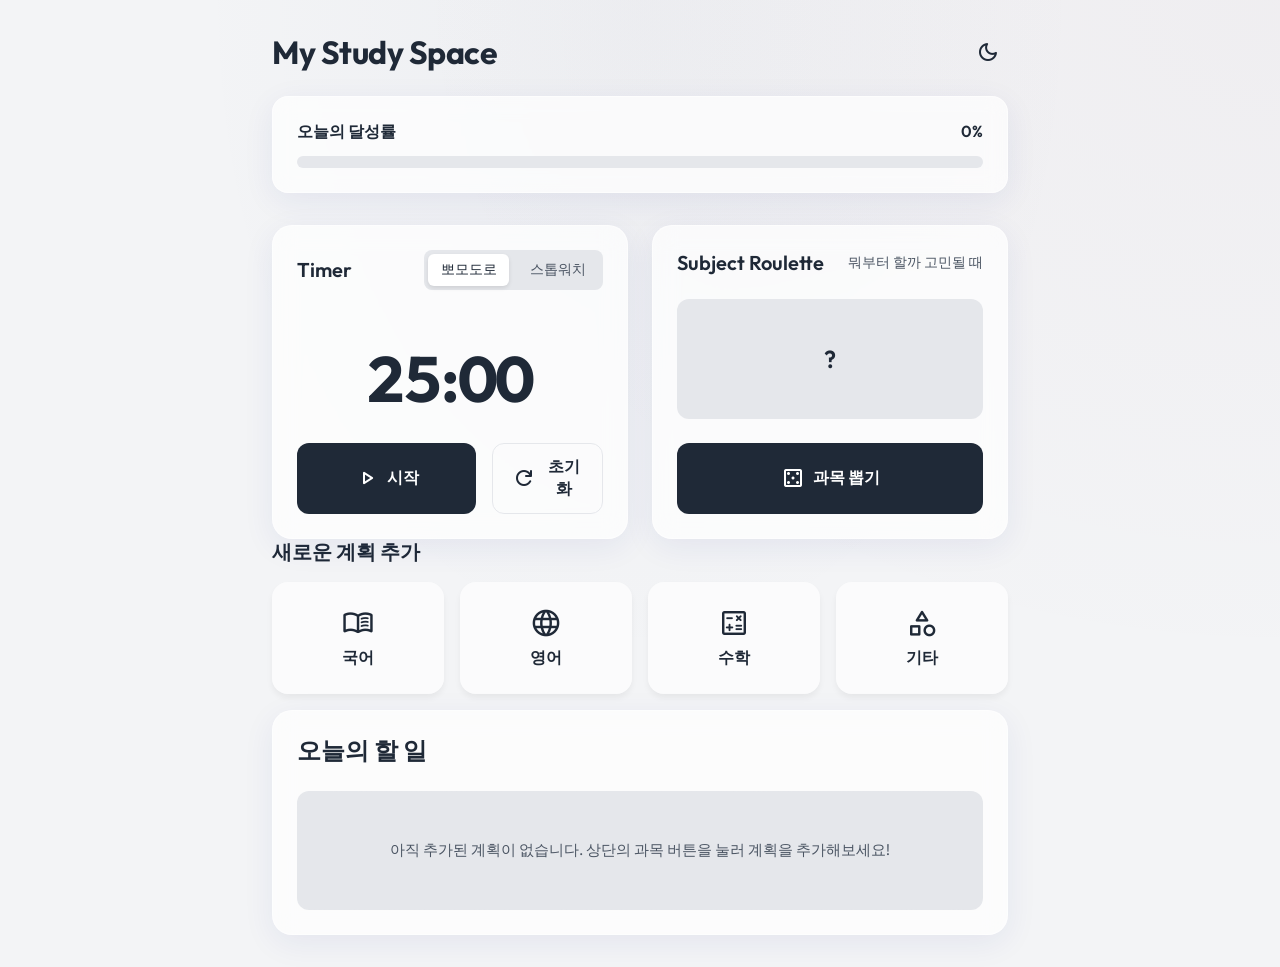
<file: 최준표 학습관리웹/index.html>
<!DOCTYPE html>
<html lang="ko">
<head>
    <meta charset="UTF-8">
    <meta name="viewport" content="width=device-width, initial-scale=1.0">
    <title>Study Planner - 몰입을 위한 시간 관리</title>
    <!-- 구글 폰트: 모던한 느낌의 Outfit 폰트 사용 -->
    <link rel="preconnect" href="https://fonts.googleapis.com">
    <link rel="preconnect" href="https://fonts.gstatic.com" crossorigin>
    <link href="https://fonts.googleapis.com/css2?family=Outfit:wght@300;400;500;600;700&display=swap" rel="stylesheet">
    <!-- 머티리얼 아이콘 -->
    <link rel="stylesheet" href="https://fonts.googleapis.com/css2?family=Material+Symbols+Rounded:opsz,wght,FILL,GRAD@20..48,100..700,0..1,-50..200" />
    <link rel="stylesheet" href="style.css">
</head>
<body class="light-mode">
    <div class="app-container">
        <!-- 헤더 영역 -->
        <header>
            <div class="header-top">
                <h1>My Study Space</h1>
                <button id="theme-toggle" class="icon-btn" aria-label="테마 변경">
                    <span class="material-symbols-rounded">dark_mode</span>
                </button>
            </div>
            <!-- 달성률 프로그레스 바 -->
            <div class="progress-container">
                <div class="progress-info">
                    <span>오늘의 달성률</span>
                    <span id="progress-percent">0%</span>
                </div>
                <div class="progress-bar-bg">
                    <div id="progress-bar-fill" class="progress-bar-fill"></div>
                </div>
            </div>
        </header>

        <main>
            <!-- 위쪽 위젯: 타이머 & 룰렛 -->
            <div class="top-widgets">
                <!-- 타이머 섹션 -->
                <section class="widget timer-widget glass-panel">
                    <div class="widget-header">
                        <h2>Timer</h2>
                        <div class="timer-tabs">
                            <button class="timer-tab active" data-type="pomodoro">뽀모도로</button>
                            <button class="timer-tab" data-type="stopwatch">스톱워치</button>
                        </div>
                    </div>
                    <div class="timer-display">
                        <span id="time-display">25:00</span>
                    </div>
                    <div class="timer-controls">
                        <button id="timer-start" class="primary-btn"><span class="material-symbols-rounded">play_arrow</span>시작</button>
                        <button id="timer-reset" class="secondary-btn"><span class="material-symbols-rounded">refresh</span>초기화</button>
                    </div>
                </section>

                <!-- 룰렛 섹션 -->
                <section class="widget roulette-widget glass-panel">
                    <div class="widget-header">
                        <h2>Subject Roulette</h2>
                        <span class="subtitle">뭐부터 할까 고민될 때</span>
                    </div>
                    <div class="roulette-display" id="roulette-result">
                        <span>?</span>
                    </div>
                    <button id="roulette-btn" class="primary-btn full-width"><span class="material-symbols-rounded">casino</span>과목 뽑기</button>
                </section>
            </div>

            <!-- 과목 선택 버튼 섹션 -->
            <section class="subject-selection">
                <h2>새로운 계획 추가</h2>
                <div class="subject-buttons">
                    <button class="subject-btn korean" data-subject="korean">
                        <span class="material-symbols-rounded">menu_book</span> 국어
                    </button>
                    <button class="subject-btn english" data-subject="english">
                        <span class="material-symbols-rounded">language</span> 영어
                    </button>
                    <button class="subject-btn math" data-subject="math">
                        <span class="material-symbols-rounded">calculate</span> 수학
                    </button>
                    <button class="subject-btn others" data-subject="others">
                        <span class="material-symbols-rounded">category</span> 기타
                    </button>
                </div>
            </section>

            <!-- 할 일 목록 섹션 -->
            <section class="todo-list-section glass-panel">
                <div class="todo-header">
                    <h2>오늘의 할 일</h2>
                </div>
                <ul id="todo-list" class="todo-list">
                    <!-- 할 일이 여기에 동적으로 추가됩니다. -->
                    <div class="empty-state">아직 추가된 계획이 없습니다. 상단의 과목 버튼을 눌러 계획을 추가해보세요!</div>
                </ul>
            </section>
        </main>
    </div>

    <!-- 세부 계획 추가 모달 -->
    <div id="plan-modal" class="modal-overlay hidden">
        <div class="modal-content glass-panel">
            <div class="modal-header">
                <h3 id="modal-title">계획 추가</h3>
                <button id="close-modal" class="icon-btn"><span class="material-symbols-rounded">close</span></button>
            </div>
            <form id="plan-form">
                <input type="hidden" id="plan-subject" value="">
                <div class="form-group">
                    <label for="plan-name">교재명 / 강의명</label>
                    <input type="text" id="plan-name" required placeholder="예: 수능특강 문학, 시발점 수학(상)">
                </div>
                <div class="form-group">
                    <label for="plan-unit">단원 / 범위</label>
                    <input type="text" id="plan-unit" required placeholder="예: 3단원, p.15~20">
                </div>
                <div class="form-group">
                    <label for="plan-detail">세부 목표</label>
                    <textarea id="plan-detail" rows="2" placeholder="예: 개념 정리하고 예제 풀기"></textarea>
                </div>
                <button type="submit" class="primary-btn full-width submit-btn">목록에 추가하기</button>
            </form>
        </div>
    </div>

    <script src="script.js"></script>
</body>
</html>
</file>
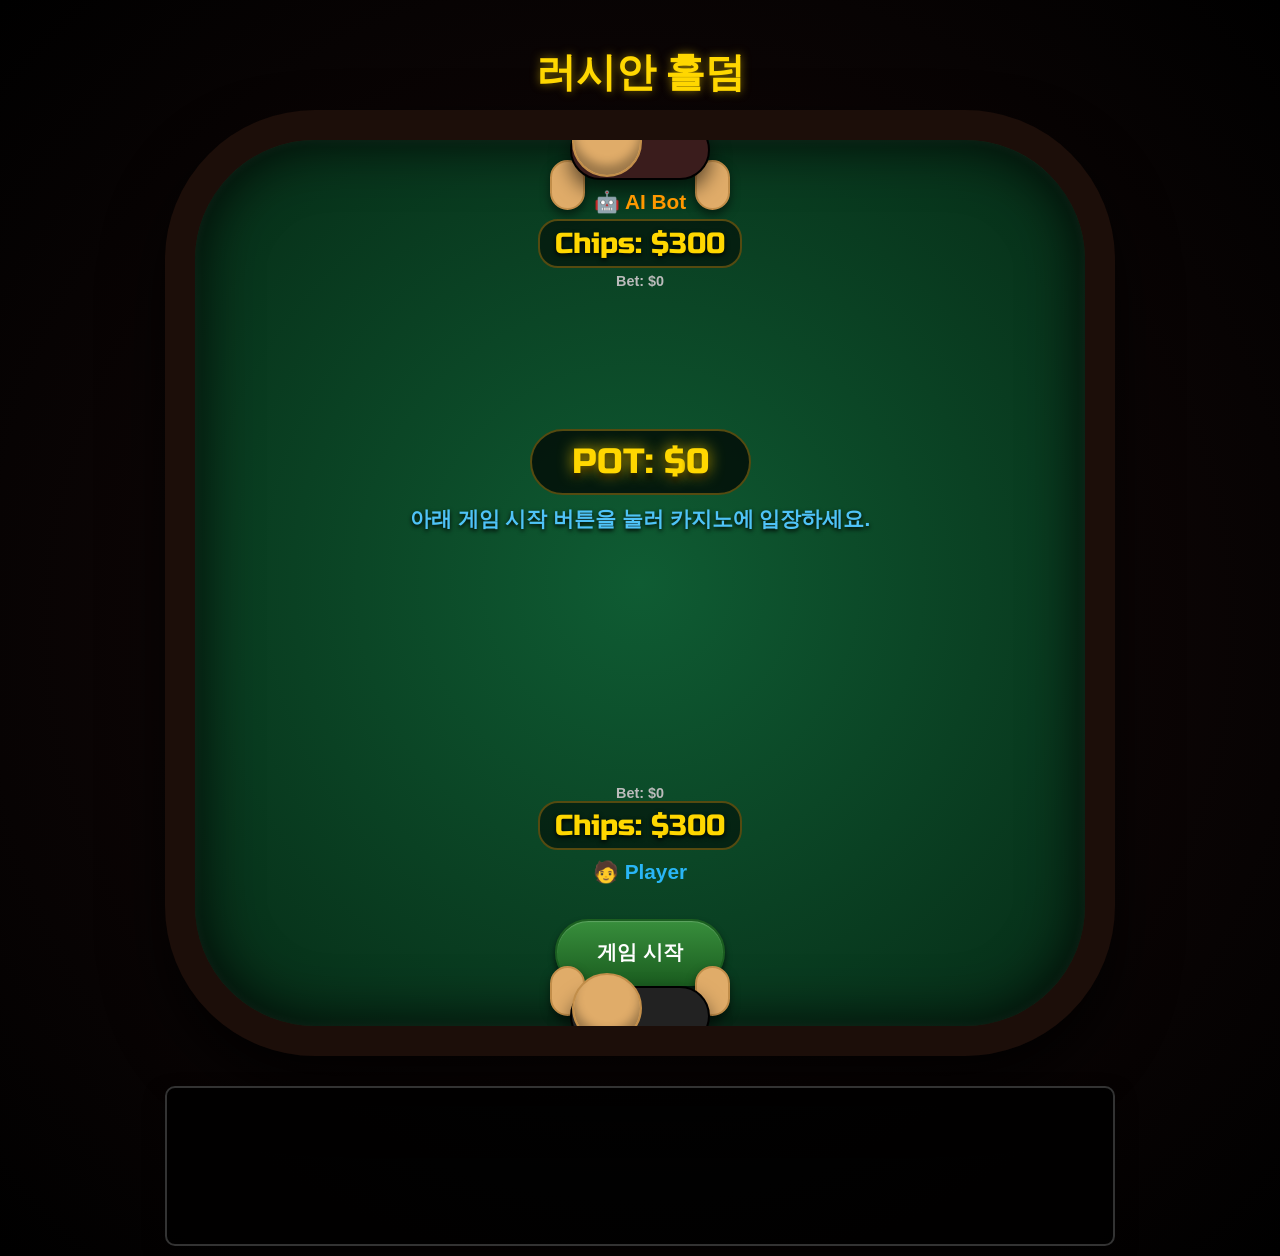
<file: 러시안 홀덤(반응형 웹버전).html>
<!DOCTYPE html>
<html lang="ko">
<head>
    <meta charset="UTF-8">
    <meta name="viewport" content="width=device-width, initial-scale=1.0, maximum-scale=1.0, user-scalable=no">
    <title>러시안 홀덤</title>
    <style>
        @import url('https://fonts.googleapis.com/css2?family=Playfair+Display:ital,wght@0,700;1,700&display=swap');
        @import url('https://fonts.googleapis.com/css2?family=Russo+One&display=swap');

        * { box-sizing: border-box; }
        body { font-family: 'Malgun Gothic', sans-serif; background: radial-gradient(circle at center, #1a0b0b 0%, #000000 100%); color: white; text-align: center; margin: 0; padding: 10px; user-select: none; overflow-x: hidden; transition: background 1s ease; }
        h2 { color: #ffd700; margin-bottom: 10px; font-family: 'Playfair Display', serif; font-size: 2.5rem; text-shadow: 0 0 10px rgba(255, 215, 0, 0.5); z-index: 10; position: relative; }
        
        .table-container { position: relative; width: 100%; max-width: 950px; margin: 0 auto; perspective: 1200px; }
        .table { background: radial-gradient(ellipse at center, #0f5c33 0%, #062b16 100%); border-radius: 150px; border: 30px solid #1c0e09; padding: 40px 15px; box-shadow: 0 30px 60px rgba(0,0,0,0.8), inset 0 0 60px rgba(0,0,0,0.9), inset 0 0 10px rgba(255,255,255,0.1); position: relative; transition: all 1s ease; z-index: 1; overflow: hidden; width: 100%; }
        .table.execution-mode { filter: brightness(0.4) sepia(0.5) hue-rotate(-30deg); box-shadow: inset 0 0 150px #000; }

        .avatar-wrap { position: absolute; left: 50%; transform: translateX(-50%); display: flex; flex-direction: column; align-items: center; z-index: 5; pointer-events: none; }
        .ai-wrap { top: -20px; }
        .player-wrap { bottom: -20px; }
        .shoulders { width: 140px; height: 60px; border-radius: 70px; background: #222; border: 2px solid #000; box-shadow: 0 10px 20px rgba(0,0,0,0.6); position: relative; z-index: 1; }
        .head { width: 70px; height: 70px; border-radius: 50%; background: #e0ac69; border: 2px solid #c28e4a; box-shadow: inset 0 -10px 10px rgba(0,0,0,0.3); position: absolute; top: -15px; z-index: 2; }
        .ai-wrap .shoulders { background: #3a1c1c; }
        
        .hands-container { display: flex; justify-content: space-between; width: 180px; position: absolute; top: 40px; }
        .player-wrap .hands-container { top: -20px; }
        .hand { width: 35px; height: 50px; border-radius: 20px; background: #e0ac69; border: 2px solid #c28e4a; box-shadow: 0 5px 10px rgba(0,0,0,0.5); transition: transform 0.3s cubic-bezier(0.175, 0.885, 0.32, 1.275); }
        .ai-wrap .hand.acting { transform: translateY(40px) scale(1.1); }
        .player-wrap .hand.acting { transform: translateY(-40px) scale(1.1); }

        .cards-area { display: flex; justify-content: center; gap: 10px; margin: 5px 0; min-height: 105px; z-index: 10; position: relative; flex-wrap: wrap; }
        .card { background: #fff; border-radius: 8px; width: 75px; height: 105px; display: flex; align-items: center; justify-content: center; font-size: 30px; font-weight: bold; box-shadow: 3px 5px 15px rgba(0,0,0,0.6); border: 1px solid #ccc; animation: dealCard 0.4s cubic-bezier(0.175, 0.885, 0.32, 1.275) forwards; opacity: 0; transform: translateY(-50px) rotateY(180deg) scale(0.5); }
        @keyframes dealCard { to { opacity: 1; transform: translateY(0) rotateY(0deg) scale(1); } }
        .card.hidden { background: repeating-linear-gradient(45deg, #7b1313, #7b1313 10px, #9b1919 10px, #9b1919 20px); border: 2px solid #fff; color: transparent; box-shadow: inset 0 0 20px rgba(0,0,0,0.5), 3px 5px 15px rgba(0,0,0,0.6); }
        .red { color: #d32f2f; } .black { color: #111; }
        
        .info-panel { padding: 10px; border-radius: 15px; margin-bottom: 5px; position: relative; z-index: 10; }
        
        /* 칩 강조 스타일 */
        .chip-display { font-family: 'Russo One', sans-serif; font-size: 1.8rem; color: #ffd700; text-shadow: 0 2px 5px #000; background: rgba(0,0,0,0.5); padding: 5px 15px; border-radius: 20px; border: 2px solid #554a10; display: inline-block; margin-bottom: 5px; }
        
        .pot-area { font-size: 35px; font-family: 'Russo One', sans-serif; color: #ffd700; margin: 10px 0; text-shadow: 0 0 15px rgba(255, 215, 0, 0.8), 0 5px 5px #000; background: rgba(0,0,0,0.7); display: inline-block; padding: 10px 40px; border-radius: 50px; border: 2px solid #554a10; z-index: 10; position: relative; }
        .status-msg { font-size: 1.3rem; color: #4fc3f7; font-weight: bold; min-height: 30px; margin-bottom: 15px; text-shadow: 0 2px 4px #000; position: relative; z-index: 10; word-break: keep-all; }
        
        .controls { margin-top: 20px; display: none; position: relative; z-index: 10; width: 100%; }
        .controls-inner { display: flex; justify-content: center; align-items: center; flex-wrap: wrap; gap: 8px; max-width: 500px; margin: 0 auto; }
        button { padding: 12px 20px; font-size: 16px; cursor: pointer; background: linear-gradient(180deg, #444, #222); color: white; border: 2px solid #111; border-radius: 8px; font-weight: bold; box-shadow: 0 4px 6px rgba(0,0,0,0.6), inset 0 1px 1px rgba(255,255,255,0.2); transition: all 0.1s; }
        button:hover:not(:disabled) { transform: translateY(-2px); filter: brightness(1.2); }
        button:disabled { opacity: 0.3; cursor: not-allowed; }
        #btn-call { background: linear-gradient(180deg, #1976d2, #0d47a1); border-color: #0d47a1; } #btn-raise { background: linear-gradient(180deg, #f57c00, #e65100); border-color: #e65100; } #btn-fold { background: linear-gradient(180deg, #d32f2f, #b71c1c); border-color: #b71c1c; }
        #btn-next { background: linear-gradient(180deg, #388e3c, #1b5e20); border-color: #1b5e20; padding: 18px 40px; font-size: 20px; margin-top: 20px; display: inline-block; border-radius: 50px; text-transform: uppercase; animation: pulse 1.5s infinite; }
        @keyframes pulse { 0% { box-shadow: 0 0 0 0 rgba(56, 142, 60, 0.7); } 70% { box-shadow: 0 0 0 20px rgba(56, 142, 60, 0); } 100% { box-shadow: 0 0 0 0 rgba(56, 142, 60, 0); } }
        input[type="number"] { padding: 12px; font-size: 16px; width: 100px; border-radius: 8px; border: 2px solid #555; background: #222; color: #ffd700; text-align: center; font-family: 'Russo One', sans-serif; }
        
        .action-popup { position: absolute; left: 50%; top: 50%; transform: translate(-50%, -50%); font-family: 'Russo One', sans-serif; font-size: 3.5rem; font-weight: 900; text-transform: uppercase; text-shadow: 3px 3px 0 #000, -1px -1px 0 #000, 1px -1px 0 #000, -1px 1px 0 #000, 1px 1px 0 #000, 0 0 30px currentColor; pointer-events: none; z-index: 100; animation: popAction 1.2s forwards cubic-bezier(0.175, 0.885, 0.32, 1.275); opacity: 0; width: 100%; }
        @keyframes popAction { 0% { opacity: 0; transform: translate(-50%, -10px) scale(0.3); } 20% { opacity: 1; transform: translate(-50%, -50%) scale(1.1); } 80% { opacity: 1; transform: translate(-50%, -50%) scale(1); } 100% { opacity: 0; transform: translate(-50%, -80px) scale(0.8); } }

        #log { background: rgba(0,0,0,0.85); color: #ddd; height: 160px; overflow-y: auto; text-align: left; padding: 15px; border-radius: 10px; margin-top: 30px; font-family: monospace; max-width: 950px; width: 100%; margin-left: auto; margin-right: auto; border: 2px solid #333; box-shadow: 0 10px 20px rgba(0,0,0,0.5); position: relative; z-index: 10;}
        .log-ai { color: #ff9800; } .log-player { color: #29b6f6; } .log-sys { color: #81c784; } .log-death { color: #d32f2f; font-weight: bold; }

        .moving-chip { position: fixed; width: 35px; height: 35px; background: radial-gradient(circle, #ffd700, #b8860b); border: 4px dashed #fff; border-radius: 50%; box-shadow: 0 5px 10px rgba(0,0,0,0.5); z-index: 1000; transition: all 0.5s ease-out; pointer-events: none; }

        .gun-wrapper { display: none; position: absolute; left: 50%; top: 50%; width: 60px; height: 180px; margin-left: -30px; margin-top: -90px; z-index: 50; transition: transform 1s ease; pointer-events: none; }
        .gun-body { width: 30px; height: 120px; background: linear-gradient(90deg, #444, #777, #444); position: absolute; bottom: 0; left: 15px; border-radius: 5px; box-shadow: 0 10px 20px rgba(0,0,0,0.8); }
        .gun-barrel { width: 14px; height: 90px; background: linear-gradient(90deg, #222, #555, #222); position: absolute; bottom: 110px; left: 23px; border-radius: 3px; border-top: 3px solid #111; }
        .gun-cylinder { width: 40px; height: 35px; background: #333; position: absolute; bottom: 65px; left: 10px; border-radius: 8px; box-shadow: inset 0 0 10px #000; }
        
        .gun-recoil { animation: recoilAnim 0.15s ease-out; }
        @keyframes recoilAnim { 0% { transform: translateY(0); } 30% { transform: translateY(40px); } 100% { transform: translateY(0); } }
        
        .blood-splatter { display: none; position: absolute; width: 300px; height: 300px; left: 50%; transform: translate(-50%, -50%); background: radial-gradient(circle, #8a0303 0%, rgba(138,3,3,0.8) 40%, transparent 70%); z-index: 6; opacity: 0; mix-blend-mode: multiply; border-radius: 50%; pointer-events: none; }
        .splatter-anim { display: block; animation: splatter 3s forwards; }
        @keyframes splatter { 0% { opacity: 1; transform: translate(-50%, -50%) scale(0.1); } 10% { opacity: 0.9; transform: translate(-50%, -50%) scale(1.2); } 100% { opacity: 0.6; transform: translate(-50%, -50%) scale(1.3); } }

        #execution-ui { display: none; position: fixed; top: 0; left: 0; width: 100vw; height: 100vh; background: rgba(0, 0, 0, 0.4); z-index: 2000; flex-direction: column; align-items: center; justify-content: center; pointer-events: none; padding: 20px; text-align: center; }
        .execution-title { font-family: 'Russo One', sans-serif; font-size: 4rem; color: #d32f2f; text-shadow: 0 0 30px red, 0 0 10px #000; margin-bottom: 10px; letter-spacing: 5px; animation: heartbeat 1s infinite alternate; }
        @keyframes heartbeat { from { transform: scale(1); } to { transform: scale(1.05); } }
        .cylinder-display { display: flex; gap: 10px; margin: 30px 0; }
        .chamber { width: 40px; height: 40px; border-radius: 50%; border: 3px solid #777; background: #222; box-shadow: 0 5px 10px #000;}
        .chamber.spent { background: #550000; border-color: #d32f2f; position: relative; }
        .chamber.spent::after { content: 'X'; position: absolute; top: 50%; left: 50%; transform: translate(-50%, -50%); color: #d32f2f; font-weight: bold; font-size: 1.5rem; }
        .prob-text { font-size: 2rem; color: #fff; margin-bottom: 30px; text-shadow: 0 2px 5px #000; }
        #btn-trigger { pointer-events: auto; background: #d32f2f; border: 3px solid #ff0000; padding: 15px 40px; font-size: 1.8rem; box-shadow: 0 0 30px rgba(255,0,0,0.8); cursor: crosshair; border-radius: 15px; width: 90%; max-width: 400px; }
        #btn-trigger:hover { filter: brightness(1.5); box-shadow: 0 0 60px rgba(255,0,0,1); transform: scale(1.05); }

        .red-flash { animation: flashRed 1.5s forwards; }
        @keyframes flashRed { 0% { background-color: #ff0000; filter: contrast(200%) brightness(200%); } 100% { background-color: #000000; filter: contrast(100%) brightness(100%); } }

        /* ================= 반응형 미디어 쿼리 ================= */
        @media screen and (max-width: 768px) {
            h2 { font-size: 2rem; margin-bottom: 5px; }
            .table { border-width: 15px; border-radius: 60px; padding: 30px 10px; }
            .shoulders { width: 100px; height: 40px; }
            .head { width: 50px; height: 50px; top: -10px; }
            .hands-container { width: 130px; }
            .hand { width: 28px; height: 40px; }
            .ai-wrap .hand.acting { transform: translateY(25px) scale(1.1); }
            .player-wrap .hand.acting { transform: translateY(-25px) scale(1.1); }

            .card { width: 55px; height: 80px; font-size: 22px; }
            .cards-area { min-height: 80px; gap: 6px; }
            .chip-display { font-size: 1.4rem; padding: 4px 12px; }
            .pot-area { font-size: 24px; padding: 8px 25px; margin: 5px 0; }
            .status-msg { font-size: 1.1rem; }
            .action-popup { font-size: 2.5rem; }
            
            button { padding: 10px 14px; font-size: 14px; }
            input[type="number"] { width: 80px; padding: 10px; font-size: 14px; }
            #btn-next { font-size: 18px; padding: 14px 30px; }
            
            .execution-title { font-size: 2.8rem; }
            .prob-text { font-size: 1.5rem; }
            #btn-trigger { font-size: 1.4rem; padding: 12px 20px; }
        }

        @media screen and (max-width: 480px) {
            body { padding: 5px; }
            .table { border-width: 10px; border-radius: 40px; padding: 25px 5px; }
            .card { width: 45px; height: 68px; font-size: 18px; border-radius: 4px; }
            .cards-area { min-height: 70px; gap: 4px; }
            .pot-area { font-size: 20px; padding: 6px 18px; }
            
            /* 소형 모바일 컨트롤 영역 줄바꿈 최적화 */
            .controls-inner { flex-direction: row; gap: 5px; }
            .controls-inner > button { flex: 1 1 40%; }
            .controls-inner > input[type="number"] { flex: 1 1 35%; }
            #btn-raise { flex: 1 1 50%; }
        }
    </style>
</head>
<body>

<h2>러시안 홀덤</h2>

<div class="table-container">
    <div class="table" id="game-table">
        
        <div class="avatar-wrap ai-wrap" id="ai-avatar">
            <div class="hands-container">
                <div class="hand left-hand" id="ai-hand-l"></div>
                <div class="hand right-hand" id="ai-hand-r"></div>
            </div>
            <div class="shoulders">
                <div class="head"></div>
            </div>
        </div>

        <div class="info-panel" id="ai-panel">
            <h3 style="margin:0 0 5px 0; color:#ff9800; font-size:1.3rem;">🤖 AI Bot</h3>
            <div class="chip-display">Chips: $<span id="ai-chips">300</span></div>
            <div style="color: #bbb; font-size: 0.9rem; font-weight: bold;">Bet: $<span id="ai-bet">0</span></div>
            <div class="cards-area" id="ai-cards"></div>
        </div>

        <div class="pot-area" id="pot-display">POT: $<span id="pot">0</span></div>
        <div class="status-msg" id="status-msg">아래 게임 시작 버튼을 눌러 카지노에 입장하세요.</div>

        <div class="info-panel" style="background: transparent; border:none; box-shadow:none; padding:0;">
            <div class="cards-area" id="community-cards"></div>
        </div>

        <div class="info-panel" id="player-panel">
            <div class="cards-area" id="player-cards"></div>
            <div style="color: #bbb; font-size: 0.9rem; font-weight: bold;">Bet: $<span id="player-bet">0</span></div>
            <div class="chip-display">Chips: $<span id="player-chips">300</span></div>
            <h3 style="margin:5px 0 0 0; color:#29b6f6; font-size:1.3rem;">🧑 Player</h3>
        </div>

        <div class="avatar-wrap player-wrap" id="player-avatar">
            <div class="shoulders">
                <div class="head"></div>
            </div>
            <div class="hands-container">
                <div class="hand left-hand" id="player-hand-l"></div>
                <div class="hand right-hand" id="player-hand-r"></div>
            </div>
        </div>

        <!-- 처형 도구 -->
        <div class="gun-wrapper" id="gun-visual">
            <div class="gun-barrel"></div>
            <div class="gun-cylinder"></div>
            <div class="gun-body"></div>
        </div>
        
        <div class="blood-splatter top" id="blood-ai" style="top: 10%;"></div>
        <div class="blood-splatter bottom" id="blood-player" style="top: 90%;"></div>

        <div class="controls" id="controls">
            <div class="controls-inner">
                <button id="btn-fold" onclick="playerAction('fold')">FOLD</button>
                <button id="btn-call" onclick="playerAction('call')">CHECK/CALL</button>
                <input type="number" id="raise-amount" value="50" step="10">
                <button id="btn-raise" onclick="playerAction('raise')">RAISE</button>
            </div>
        </div>
        
        <button id="btn-next" onclick="startHand()">게임 시작</button>
    </div>
</div>

<div id="log"></div>

<div id="execution-ui">
    <div class="execution-title">EXECUTION</div>
    <div style="color: #ddd; font-size: 1.2rem; font-weight:bold; margin-bottom: 20px;" id="exec-target-msg">패자를 향해 총구가 돌아갑니다.</div>
    <div class="cylinder-display" id="cylinder-ui"></div>
    <div class="prob-text" id="prob-ui">사형 확률: 16.7% (1/6)</div>
    <button id="btn-trigger" onclick="pullTrigger()">격발 (PULL TRIGGER)</button>
</div>

<script>
    const AudioContext = window.AudioContext || window.webkitAudioContext;
    let audioCtx;
    function initAudio() { if (!audioCtx) audioCtx = new AudioContext(); if (audioCtx.state === 'suspended') audioCtx.resume(); }
    
    function playTone(freq, type, duration, vol, delay=0) {
        if (!audioCtx) return;
        setTimeout(() => {
            let osc = audioCtx.createOscillator(); let gain = audioCtx.createGain();
            osc.type = type; osc.frequency.setValueAtTime(freq, audioCtx.currentTime);
            gain.gain.setValueAtTime(vol, audioCtx.currentTime); gain.gain.exponentialRampToValueAtTime(0.01, audioCtx.currentTime + duration);
            osc.connect(gain); gain.connect(audioCtx.destination);
            osc.start(); osc.stop(audioCtx.currentTime + duration);
        }, delay);
    }
    
    function sfxRealisticGunshot() {
        if (!audioCtx) return;
        const time = audioCtx.currentTime;
        const bufferSize = audioCtx.sampleRate * 2.0; 
        const buffer = audioCtx.createBuffer(1, bufferSize, audioCtx.sampleRate);
        const data = buffer.getChannelData(0);
        for (let i = 0; i < bufferSize; i++) { data[i] = Math.random() * 2 - 1; } 
        
        const noiseSource = audioCtx.createBufferSource();
        noiseSource.buffer = buffer;
        const filter = audioCtx.createBiquadFilter();
        filter.type = 'lowpass';
        filter.frequency.setValueAtTime(1000, time);
        filter.frequency.exponentialRampToValueAtTime(100, time + 0.5); 
        const gainNode = audioCtx.createGain();
        gainNode.gain.setValueAtTime(1.5, time);
        gainNode.gain.exponentialRampToValueAtTime(0.01, time + 0.4);
        noiseSource.connect(filter); filter.connect(gainNode); gainNode.connect(audioCtx.destination);
        noiseSource.start(time);

        const osc = audioCtx.createOscillator();
        osc.type = 'sine'; osc.frequency.setValueAtTime(120, time); 
        osc.frequency.exponentialRampToValueAtTime(30, time + 0.4);
        const oscGain = audioCtx.createGain();
        oscGain.gain.setValueAtTime(1.5, time);
        oscGain.gain.exponentialRampToValueAtTime(0.01, time + 0.4);
        osc.connect(oscGain); oscGain.connect(audioCtx.destination);
        osc.start(time); osc.stop(time + 0.5);
    }

    function sfxBlankClick() { 
        if (!audioCtx) return;
        let time = audioCtx.currentTime;
        let osc = audioCtx.createOscillator();
        let gain = audioCtx.createGain();
        osc.type = 'square';
        osc.frequency.setValueAtTime(3000, time);
        osc.frequency.exponentialRampToValueAtTime(100, time + 0.05);
        gain.gain.setValueAtTime(1, time);
        gain.gain.exponentialRampToValueAtTime(0.01, time + 0.05);
        osc.connect(gain); gain.connect(audioCtx.destination);
        osc.start(time); osc.stop(time + 0.05);
    } 

    function sfxCard() { playTone(300, 'triangle', 0.1, 0.2); }
    function sfxChip(times = 1) { for(let i=0; i<times; i++) { playTone(1800 + (Math.random()*400), 'sine', 0.05, 0.3, i * 60); playTone(2500 + (Math.random()*400), 'sine', 0.05, 0.1, i * 60 + 20); } }
    function sfxCheck() { playTone(150, 'square', 0.05, 0.5); playTone(150, 'square', 0.05, 0.5, 100); }
    function sfxFold() { playTone(100, 'sawtooth', 0.3, 0.3); }
    function sfxWin() { playTone(523.25, 'sine', 0.15, 0.3); playTone(659.25, 'sine', 0.15, 0.3, 150); playTone(783.99, 'sine', 0.4, 0.3, 300); }
    function sfxLose() { playTone(300, 'sawtooth', 0.3, 0.3); playTone(250, 'sawtooth', 0.3, 0.3, 200); playTone(200, 'sawtooth', 0.5, 0.3, 400); }
    
    function spawnChipAnim(who) {
        let avatar = document.getElementById(who + '-avatar');
        let pot = document.getElementById('pot-display');
        if(!avatar || !pot) return;
        
        let src = avatar.getBoundingClientRect();
        let dest = pot.getBoundingClientRect();
        
        let chip = document.createElement('div');
        chip.className = 'moving-chip';
        chip.style.left = (src.left + src.width/2 - 17 + window.scrollX) + 'px';
        chip.style.top = (src.top + src.height/2 - 17 + window.scrollY) + 'px';
        document.body.appendChild(chip);
        
        setTimeout(() => {
            chip.style.left = (dest.left + dest.width/2 - 17 + window.scrollX) + 'px';
            chip.style.top = (dest.top + dest.height/2 - 17 + window.scrollY) + 'px';
            chip.style.opacity = '0.3';
            chip.style.transform = 'scale(0.5)';
        }, 50);
        
        setTimeout(() => { chip.remove(); }, 550);
    }

    function animateHand(who) {
        let handL = document.getElementById(`${who}-hand-l`);
        let handR = document.getElementById(`${who}-hand-r`);
        if(handL && handR) {
            handL.classList.add('acting'); handR.classList.add('acting');
            setTimeout(() => {
                handL.classList.remove('acting'); handR.classList.remove('acting');
            }, 300);
        }
    }

    function spawnActionText(who, text, color) {
        let panel = document.getElementById(who + '-panel'); let popup = document.createElement('div');
        popup.className = 'action-popup'; popup.style.color = color; popup.innerText = text;
        panel.appendChild(popup); setTimeout(() => popup.remove(), 1500);
    }

    const AI_PERSONALITIES = [
        { name: 'Tight', fear: 80, bluff: 5, aggro: 20 },
        { name: 'Loose', fear: 10, bluff: 20, aggro: 40 },
        { name: 'Aggressive', fear: 20, bluff: 30, aggro: 80 },
        { name: 'Passive', fear: 50, bluff: 5, aggro: 10 },
        { name: 'Bluffer', fear: 10, bluff: 70, aggro: 60 },
        { name: 'Calling Station', fear: 0, bluff: 10, aggro: 20 }
    ];

    let aiPersonality = { aggro: 50, bluff: 20, fear: 30, type: 'Normal' };
    let playerStats = { totalHands: 0, raises: 0, folds: 0, raiseRate: 0, foldRate: 0 };

    function initAI() {
        let selected = AI_PERSONALITIES[Math.floor(Math.random() * AI_PERSONALITIES.length)];
        aiPersonality.aggro = selected.aggro;
        aiPersonality.bluff = selected.bluff;
        aiPersonality.fear = selected.fear;
        aiPersonality.type = selected.name;
    }

    function recordPlayerAction(action) {
        playerStats.totalHands++;
        if (action === 'raise') playerStats.raises++;
        if (action === 'fold') playerStats.folds++;
        playerStats.raiseRate = playerStats.raises / playerStats.totalHands;
        playerStats.foldRate = playerStats.folds / playerStats.totalHands;
    }

    const SUITS = [{s:'♠', c:'black'}, {s:'♥', c:'red'}, {s:'♦', c:'red'}, {s:'♣', c:'black'}];
    const RANKS = ['2','3','4','5','6','7','8','9','T','J','Q','K','A'];
    let deck = [], playerHand = [], aiHand = [], communityCards = [];
    let pChips = 300, aChips = 300, pot = 0;
    let pBetThisRound = 0, aBetThisRound = 0, highestBet = 0;
    let pActed = false, aActed = false;
    let currentStage = 0, isShowdown = false, handInProgress = false;
    let remainingChambers = 6; 
    let currentLoser = null;

    function log(msg, type='sys') { const d = document.getElementById('log'); d.innerHTML += `<div class="log-${type}">> ${msg}</div>`; d.scrollTop = d.scrollHeight; }

    function createDeck() {
        deck = [];
        for (let r=0; r<RANKS.length; r++) for (let s of SUITS) deck.push({ rank: RANKS[r], val: r+2, suit: s.s, color: s.c });
        for (let i=deck.length-1; i>0; i--) { const j = Math.floor(Math.random()*(i+1)); [deck[i], deck[j]] = [deck[j], deck[i]]; }
    }
    function renderCard(card, hidden=false) { if (!card) return ''; if (hidden) return `<div class="card hidden"></div>`; return `<div class="card ${card.color}">${card.rank}${card.suit}</div>`; }
    
    function updateUI() {
        document.getElementById('player-chips').innerText = pChips; document.getElementById('ai-chips').innerText = aChips;
        document.getElementById('pot').innerText = pot; document.getElementById('player-bet').innerText = pBetThisRound; document.getElementById('ai-bet').innerText = aBetThisRound;
        document.getElementById('player-cards').innerHTML = playerHand.map(c=>renderCard(c)).join('');
        document.getElementById('ai-cards').innerHTML = aiHand.map(c=>renderCard(c, !isShowdown)).join('');
        document.getElementById('community-cards').innerHTML = communityCards.map(c=>renderCard(c)).join('');
        
        let toCall = highestBet - pBetThisRound;
        let callBtn = document.getElementById('btn-call');
        callBtn.innerText = toCall > 0 ? `CALL ($${toCall})` : "CHECK";
    }
    function setStatus(msg) { document.getElementById('status-msg').innerText = msg; }
    function toggleControls(active) {
        document.getElementById('controls').style.display = active ? 'block' : 'none';
        ['btn-fold', 'btn-call', 'btn-raise', 'raise-amount'].forEach(id => document.getElementById(id).disabled = !active);
    }

    function startHand() {
        initAudio(); document.getElementById('btn-next').style.display = 'none'; document.getElementById('controls').style.display = 'block';
        initAI(); 
        createDeck(); playerHand = [deck.pop(), deck.pop()]; aiHand = [deck.pop(), deck.pop()]; communityCards = [];
        pot = 0; currentStage = 0; isShowdown = false; handInProgress = true;
        
        animateHand('player'); animateHand('ai');
        sfxCard(); log("=== NEW HAND ===", "sys");
        
        let blind = 10;
        let pBlind = Math.min(pChips, blind); let aBlind = Math.min(aChips, blind);
        pChips -= pBlind; pBetThisRound = pBlind; aChips -= aBlind; aBetThisRound = aBlind;
        pot += (pBlind + aBlind); highestBet = blind;
        spawnChipAnim('player'); spawnChipAnim('ai');

        log(`블라인드 앤티 $${blind} 징수됨.`, "sys");
        startStreet(true); 
    }

    function startStreet(isPreFlop = false) {
        if (!isPreFlop) { pBetThisRound = 0; aBetThisRound = 0; highestBet = 0; }
        pActed = false; aActed = false; updateUI(); gameLoop();
    }
    function dealCardsForNextStage() {
        sfxCard();
        if (currentStage === 0) communityCards.push(deck.pop(), deck.pop(), deck.pop());
        else if (currentStage === 1 || currentStage === 2) communityCards.push(deck.pop());
        currentStage++;
    }

    function gameLoop() {
        if (!handInProgress) return;
        updateUI();

        let roundOver = false;
        if (pActed && aActed) {
            if (pBetThisRound === aBetThisRound || (pChips === 0 && aBetThisRound === highestBet) || (aChips === 0 && pBetThisRound === highestBet) || (pChips === 0 && aChips === 0)) roundOver = true;
        }

        if (roundOver) {
            if (pBetThisRound > aBetThisRound && aChips === 0) { let excess = pBetThisRound - aBetThisRound; pChips += excess; pot -= excess; pBetThisRound -= excess; highestBet = pBetThisRound; } 
            else if (aBetThisRound > pBetThisRound && pChips === 0) { let excess = aBetThisRound - pBetThisRound; aChips += excess; pot -= excess; aBetThisRound -= excess; highestBet = aBetThisRound; }
            updateUI();

            if (pChips === 0 || aChips === 0) {
                if (!isShowdown) {
                    isShowdown = true; log("🚨 올인! 카드 오픈!", "sys"); setStatus("ALL-IN! 남은 카드를 확인합니다...");
                    toggleControls(false);
                    let delay = 500; let stagesToDeal = 4 - currentStage;
                    for(let i = 0; i < stagesToDeal; i++) { setTimeout(dealCardsForNextStage, delay); delay += 800; }
                    setTimeout(() => { updateUI(); showdown(); }, delay + 500);
                }
            } else { setStatus("다음 라운드로 넘어갑니다..."); toggleControls(false); setTimeout(nextStageCards, 800); }
            return;
        }

        if (!pActed || pBetThisRound < highestBet) {
            if (pChips === 0) { pActed = true; gameLoop(); } else { setStatus("👉 당신의 차례입니다 (Your Turn)"); toggleControls(true); }
        } else if (!aActed || aBetThisRound < highestBet) { 
            if (aChips === 0) { aActed = true; gameLoop(); } else { setStatus("🤖 AI가 고민 중입니다..."); toggleControls(false); setTimeout(aiTurn, 1200); }
        }
    }

    function executeBet(who, amount) {
        let actual = Math.min(amount, who === 'player' ? pChips : aChips);
        if(actual > 0) spawnChipAnim(who);
        
        if(who === 'player') { pChips -= actual; pBetThisRound += actual; pot += actual; if(pBetThisRound > highestBet) highestBet = pBetThisRound; } 
        else { aChips -= actual; aBetThisRound += actual; pot += actual; if(aBetThisRound > highestBet) highestBet = aBetThisRound; }
    }

    function playerAction(action) {
        recordPlayerAction(action);
        initAudio(); animateHand('player');
        let toCall = highestBet - pBetThisRound;
        
        if (action === 'fold') { spawnActionText('player', 'FOLD', '#d32f2f'); sfxFold(); log("폴드했습니다.", "player"); endHand('ai'); return; }
        else if (action === 'call') {
            if (toCall > 0) { spawnActionText('player', 'CALL', '#29b6f6'); sfxChip(2); log(`$${Math.min(toCall, pChips)} 콜.`, "player"); executeBet('player', toCall); }
            else { spawnActionText('player', 'CHECK', '#fff'); sfxCheck(); log("체크.", "player"); }
            pActed = true;
        } else if (action === 'raise') {
            let raiseAmt = parseInt(document.getElementById('raise-amount').value);
            if (isNaN(raiseAmt) || (raiseAmt < toCall + 10 && raiseAmt !== pChips)) return alert("최소 레이즈 금액을 확인해주세요!");
            if (raiseAmt > pChips) raiseAmt = pChips; 
            spawnActionText('player', 'RAISE', '#f57c00'); sfxChip(5); log(`$${raiseAmt} 레이즈!`, "player"); executeBet('player', raiseAmt);
            pActed = true; aActed = false; 
        }
        toggleControls(false); gameLoop();
    }

    function evaluateHandStrength(cards) { 
        if(cards.length === 2) { 
            let v1 = cards[0].val, v2 = cards[1].val;
            let high = Math.max(v1, v2), low = Math.min(v1, v2);
            let score = (high * 2 + low) / 42 * 35;
            if(v1 === v2) score += 35;
            if(cards[0].suit === cards[1].suit) score += 15;
            if(high - low === 1) score += 15;
            return Math.min(100, score);
        } 
        
        let res = evaluateHand(cards); 
        let baseScores = [10, 30, 50, 70, 80, 85, 90, 95, 98, 100];
        let score = baseScores[res[0]];
        score += (res[1] / 14) * (res[0] === 0 ? 15 : 8); 
        return Math.min(100, score); 
    }

    function aiTurn() {
        if (!handInProgress) return;
        animateHand('ai');
        
        let toCall = highestBet - aBetThisRound; 
        let allCards = aiHand.concat(communityCards);
        
        let myHandScore = evaluateHandStrength(allCards); 

        let boardScore = communityCards.length >= 3 ? evaluateHandStrength(communityCards) : 0;
        if (communityCards.length >= 3 && myHandScore <= boardScore + 2) {
            myHandScore *= 0.6; 
        }

        let potOdds = toCall > 0 ? toCall / (pot + toCall) : 0;
        let betPressure = potOdds * 100; 
        let stackRatio = aChips / (pChips > 0 ? pChips : 1);
        let stackBonus = stackRatio > 1.5 ? 10 : (stackRatio < 0.5 ? -10 : 0); 

        let fearPenalty = 0;
        if (pot > (aChips + pChips) * 0.3) fearPenalty = aiPersonality.fear * 0.2; 

        let adaptBonus = 0;
        if (playerStats.raiseRate > 0.4) adaptBonus += 10; 
        if (playerStats.foldRate > 0.5) aiPersonality.bluff += 5; 

        let totalScore = myHandScore - betPressure + stackBonus - fearPenalty + adaptBonus;
        
        let weights = { fold: 0, check: 0, call: 0, raise: 0 };
        if (toCall === 0) { 
            if (totalScore >= 80) weights = { check: 20, raise: 80 };
            else if (totalScore >= 50) weights = { check: 70, raise: 30 };
            else weights = { check: 90, raise: 10 };
        } else { 
            if (totalScore >= 85) weights = { fold: 0, call: 30, raise: 70 };
            else if (totalScore >= 65) weights = { fold: 5, call: 70, raise: 25 };
            else if (totalScore >= 40) weights = { fold: 45, call: 50, raise: 5 };
            else weights = { fold: 85, call: 15, raise: 0 };
        }

        let traitWeights = { fold: 0, check: 0, call: 0, raise: 0 };
        let pType = aiPersonality.type;
        
        if (toCall === 0) {
            if (pType === 'Tight') traitWeights = { check: 90, raise: 10 }; 
            else if (pType === 'Loose') traitWeights = { check: 50, raise: 50 }; 
            else if (pType === 'Aggressive') traitWeights = { check: 10, raise: 90 }; 
            else if (pType === 'Passive') traitWeights = { check: 100, raise: 0 }; 
            else if (pType === 'Bluffer') traitWeights = { check: 30, raise: 70 }; 
            else if (pType === 'Calling Station') traitWeights = { check: 100, raise: 0 };
        } else {
            if (pType === 'Tight') traitWeights = { fold: 85, call: 10, raise: 5 }; 
            else if (pType === 'Loose') traitWeights = { fold: 10, call: 70, raise: 20 };
            else if (pType === 'Aggressive') traitWeights = { fold: 5, call: 25, raise: 70 }; 
            else if (pType === 'Passive') traitWeights = { fold: 30, call: 70, raise: 0 }; 
            else if (pType === 'Bluffer') traitWeights = { fold: 30, call: 20, raise: 50 };
            else if (pType === 'Calling Station') traitWeights = { fold: 0, call: 100, raise: 0 }; 
        }

        for (let action in weights) {
            weights[action] = (weights[action] * 0.7) + (traitWeights[action] * 0.3);
        }

        let isBluffing = false;
        if (totalScore < 45 && (Math.random() * 100) < aiPersonality.bluff) {
            isBluffing = true;
            if (toCall === 0) weights = { check: 10, raise: 90 };
            else weights = { fold: 10, call: 20, raise: 70 };
        }

        let rand = Math.random() * 100;
        let decision = 'fold'; 
        let cumulative = 0;
        let totalWeight = Object.values(weights).reduce((a, b) => a + b, 0);
        
        for (let [action, weight] of Object.entries(weights)) {
            cumulative += (weight / totalWeight) * 100;
            if (rand <= cumulative) { decision = action; break; }
        }

        if (decision === 'fold') { 
            spawnActionText('ai', 'FOLD', '#d32f2f'); sfxFold(); log("AI가 폴드했습니다.", "ai"); endHand('player'); return; 
        }
        else if (decision === 'check' || (decision === 'call' && toCall === 0)) { 
            spawnActionText('ai', 'CHECK', '#fff'); sfxCheck(); log("AI: 체크.", "ai"); aActed = true; 
        }
        else if (decision === 'call') { 
            spawnActionText('ai', 'CALL', '#29b6f6'); sfxChip(2); log(`AI: $${Math.min(toCall, aChips)} 콜.`, "ai"); executeBet('ai', toCall); aActed = true; 
        }
        else if (decision === 'raise') {
            let potPercent = 0;
            if (isBluffing) potPercent = (80 + Math.floor(Math.random() * 70)) / 100;
            else if (totalScore >= 80) potPercent = (40 + Math.floor(Math.random() * 80)) / 100;
            else potPercent = (30 + Math.floor(Math.random() * 20)) / 100;
            
            let raiseAmt = toCall + Math.floor(pot * potPercent);
            raiseAmt = Math.max(raiseAmt, 20); 
            
            let actualRaise = Math.min(raiseAmt, aChips);
            if (actualRaise <= toCall) { 
                spawnActionText('ai', 'CALL', '#29b6f6'); sfxChip(2); 
                log(`AI: $${actualRaise} 콜 (올인).`, "ai"); 
                executeBet('ai', actualRaise); aActed = true; 
            } else { 
                spawnActionText('ai', 'RAISE', '#f57c00'); sfxChip(5); 
                log(`AI: $${actualRaise} 레이즈!`, "ai"); 
                executeBet('ai', actualRaise); aActed = true; pActed = false; 
            }
        }
        gameLoop();
    }

    function evaluateHand(cards) {
        let rCount = {}, sCount = {}, suitsCards = { '♠':[], '♥':[], '♦':[], '♣':[] };
        cards.forEach(c => { 
            rCount[c.val] = (rCount[c.val]||0)+1; 
            sCount[c.suit] = (sCount[c.suit]||0)+1; 
            suitsCards[c.suit].push(c.val);
        });
        
        let vals = Array.from(new Set(cards.map(c=>c.val))).sort((a,b)=>b-a); 
        let allVals = cards.map(c=>c.val).sort((a,b)=>b-a);
        
        let checkStraight = (vArr) => {
            let cons = 1, maxS = 0;
            for(let i=0; i<vArr.length-1; i++) {
                if (vArr[i] - 1 === vArr[i+1]) { 
                    cons++; 
                    if(cons === 5) { maxS = vArr[i-3]; break; }
                } else { cons = 1; }
            }
            if (maxS === 0 && vArr.includes(14) && vArr.includes(5) && vArr.includes(4) && vArr.includes(3) && vArr.includes(2)) maxS = 5; 
            return maxS;
        };

        let flushSuit = Object.keys(sCount).find(key => sCount[key] >= 5);
        let isFlush = flushSuit != null;
        let straightMax = checkStraight(vals);
        let isStraight = straightMax > 0;
        
        let straightFlushMax = 0;
        if (isFlush) straightFlushMax = checkStraight(suitsCards[flushSuit].sort((a,b)=>b-a));

        let pairs=[], threes=[], fours=[], maxR=0;
        for (let [v, c] of Object.entries(rCount)) { 
            let val = parseInt(v); if (val > maxR) maxR = val; 
            if (c===2) pairs.push(val); if(c===3) threes.push(val); if(c===4) fours.push(val); 
        }
        pairs.sort((a,b)=>b-a); threes.sort((a,b)=>b-a);
        let isFullHouse = (threes.length > 0 && pairs.length > 0) || (threes.length > 1);

        if (straightFlushMax === 14) return [9, 14, "👑 로열 스트레이트 플러쉬", allVals];
        if (straightFlushMax > 0) {
            if (straightFlushMax === 5) return [8, 5, "백스트레이트 플러쉬", allVals];
            return [8, straightFlushMax, "스트레이트 플러쉬", allVals];
        }
        if (fours.length > 0) return [7, fours[0], "포카드", allVals]; 
        if (isFullHouse) return [6, threes[0], "풀하우스", allVals];
        if (isFlush) return [5, Math.max(...suitsCards[flushSuit]), "플러쉬", allVals]; 
        if (isStraight) {
            if (straightMax === 14) return [4, 14, "⛰️ 마운틴", allVals];
            if (straightMax === 5) return [4, 5, "백스트레이트", allVals];
            return [4, straightMax, "스트레이트", allVals];
        }
        if (threes.length > 0) return [3, threes[0], "트리플", allVals]; 
        if (pairs.length >= 2) return [2, pairs[0], "투페어", allVals]; 
        if (pairs.length === 1) return [1, pairs[0], "원페어", allVals]; 
        return [0, maxR, "하이카드", allVals];
    }

    function compareHands(pRes, aRes) {
        if (pRes[0] !== aRes[0]) return pRes[0] - aRes[0];
        if (pRes[1] !== aRes[1]) return pRes[1] - aRes[1];
        for(let i=0; i<Math.min(pRes[3].length, aRes[3].length); i++) {
             if (pRes[3][i] !== aRes[3][i]) return pRes[3][i] - aRes[3][i];
        }
        return 0; 
    }

    function nextStageCards() { dealCardsForNextStage(); log(`--- ${["PRE-FLOP", "FLOP", "TURN", "RIVER", "SHOWDOWN"][currentStage]} ---`, "sys"); if (currentStage >= 4) showdown(); else startStreet(false); }
    
    function showdown() {
        isShowdown = true; toggleControls(false); updateUI(); setStatus("🏁 SHOWDOWN!"); log("=== 쇼다운 ===", "sys");
        let pRes = evaluateHand(playerHand.concat(communityCards)); let 대Res = evaluateHand(aiHand.concat(communityCards));
        log(`Player: ${pRes[2]}`, "player"); log(`AI: ${대Res[2]}`, "ai");
        
        let diff = compareHands(pRes, 대Res);
        if (diff > 0) { spawnActionText('player', 'WINNER!', '#ffd700'); sfxWin(); log(`🎉 Player 승리! 팟 $${pot} 획득!`, "sys"); pChips += pot; } 
        else if (diff < 0) { spawnActionText('ai', 'WINNER!', '#ffd700'); sfxLose(); log(`💀 AI 승리!`, "sys"); aChips += pot; } 
        else { spawnActionText('player', 'DRAW', '#fff'); log(`🤝 무승부! (키커 동일) 팟 분할.`, "sys"); pChips += Math.floor(pot/2); aChips += Math.ceil(pot/2); }
        finishHand();
    }

    function endHand(winner) {
        toggleControls(false); updateUI();
        if (winner === 'player') { spawnActionText('player', 'TAKE POT', '#ffd700'); sfxWin(); pChips += pot; } 
        else { spawnActionText('ai', 'TAKE POT', '#ffd700'); sfxLose(); aChips += pot; }
        finishHand();
    }
    
    function finishHand() {
        handInProgress = false; pot = 0; document.getElementById('controls').style.display = 'none'; updateUI();
        if (pChips <= 0 || aChips <= 0) {
            currentLoser = pChips <= 0 ? 'player' : 'ai';
            log(`🚨 ${currentLoser === 'player' ? '플레이어' : 'AI'} 파산! 누적 처형 페이즈 진입!`, "log-death");
            setTimeout(triggerExecutionPhase, 1500); return;
        }
        let btnNext = document.getElementById('btn-next'); btnNext.innerText = "다음 판 (NEXT HAND)"; btnNext.style.display = 'inline-block';
    }

    function triggerExecutionPhase() {
        initAudio(); 
        document.getElementById('game-table').classList.add('execution-mode');
        document.getElementById('execution-ui').style.display = 'flex';
        
        let gun = document.getElementById('gun-visual');
        gun.style.display = 'block';
        if (currentLoser === 'player') {
            gun.style.transform = "rotate(180deg)"; 
            document.getElementById('exec-target-msg').innerText = "플레이어(당신)를 향해 총구가 겨눠집니다.";
        } else {
            gun.style.transform = "rotate(0deg)"; 
            document.getElementById('exec-target-msg').innerText = "AI 봇을 향해 총구가 겨눠집니다.";
        }

        renderCylinder();
        let deathProb = (1 / remainingChambers) * 100;
        document.getElementById('prob-ui').innerText = `사형 확률: ${deathProb.toFixed(1)}% (1/${remainingChambers})`;
        document.getElementById('btn-trigger').style.display = 'block';
    }

    function renderCylinder() {
        let cylinderDiv = document.getElementById('cylinder-ui'); cylinderDiv.innerHTML = '';
        let spent = 6 - remainingChambers;
        for(let i = 0; i < 6; i++) {
            let chamber = document.createElement('div'); chamber.className = 'chamber' + (i < spent ? ' spent' : '');
            cylinderDiv.appendChild(chamber);
        }
    }

    function pullTrigger() {
        document.getElementById('btn-trigger').style.display = 'none';
        let isLiveBullet = Math.random() < (1 / remainingChambers);
        
        let gunWrapper = document.getElementById('gun-visual');
        gunWrapper.classList.remove('gun-recoil');
        void gunWrapper.offsetWidth; 
        gunWrapper.classList.add('gun-recoil');

        if (isLiveBullet) {
            sfxRealisticGunshot(); 
            document.body.classList.add('red-flash');
            
            let blood = document.getElementById(`blood-${currentLoser}`);
            blood.classList.add('splatter-anim');

            log(`💥 실탄 폭발! ${currentLoser === 'player' ? '당신의 사망' : 'AI 봇 처형'}... 게임 오버.`, "log-death");
            document.getElementById('exec-target-msg').innerText = "총성이 울려 퍼졌습니다. [ FATAL EXECUTION ]"; document.getElementById('exec-target-msg').style.color = "#ff0000";
            document.getElementById('prob-ui').innerText = "";
        } else {
            sfxBlankClick();
            log(`찰칵. 공탄입니다. ${currentLoser === 'player' ? '플레이어' : 'AI'} 극적 생존!`, "sys");
            document.getElementById('exec-target-msg').innerText = "찰칵... 극적으로 생존했습니다. 테이블로 복귀합니다."; document.getElementById('exec-target-msg').style.color = "#4fc3f7";
            remainingChambers -= 1; 
            
            setTimeout(() => {
                pChips = 300; aChips = 300;
                document.getElementById('execution-ui').style.display = 'none'; 
                document.getElementById('game-table').classList.remove('execution-mode');
                document.getElementById('gun-visual').style.display = 'none';
                
                let btnNext = document.getElementById('btn-next'); btnNext.innerText = "다음 판 (NEXT HAND)"; btnNext.style.display = 'inline-block';
                updateUI();
            }, 3000);
        }
    }
</script>

</body>
</html>
</file>
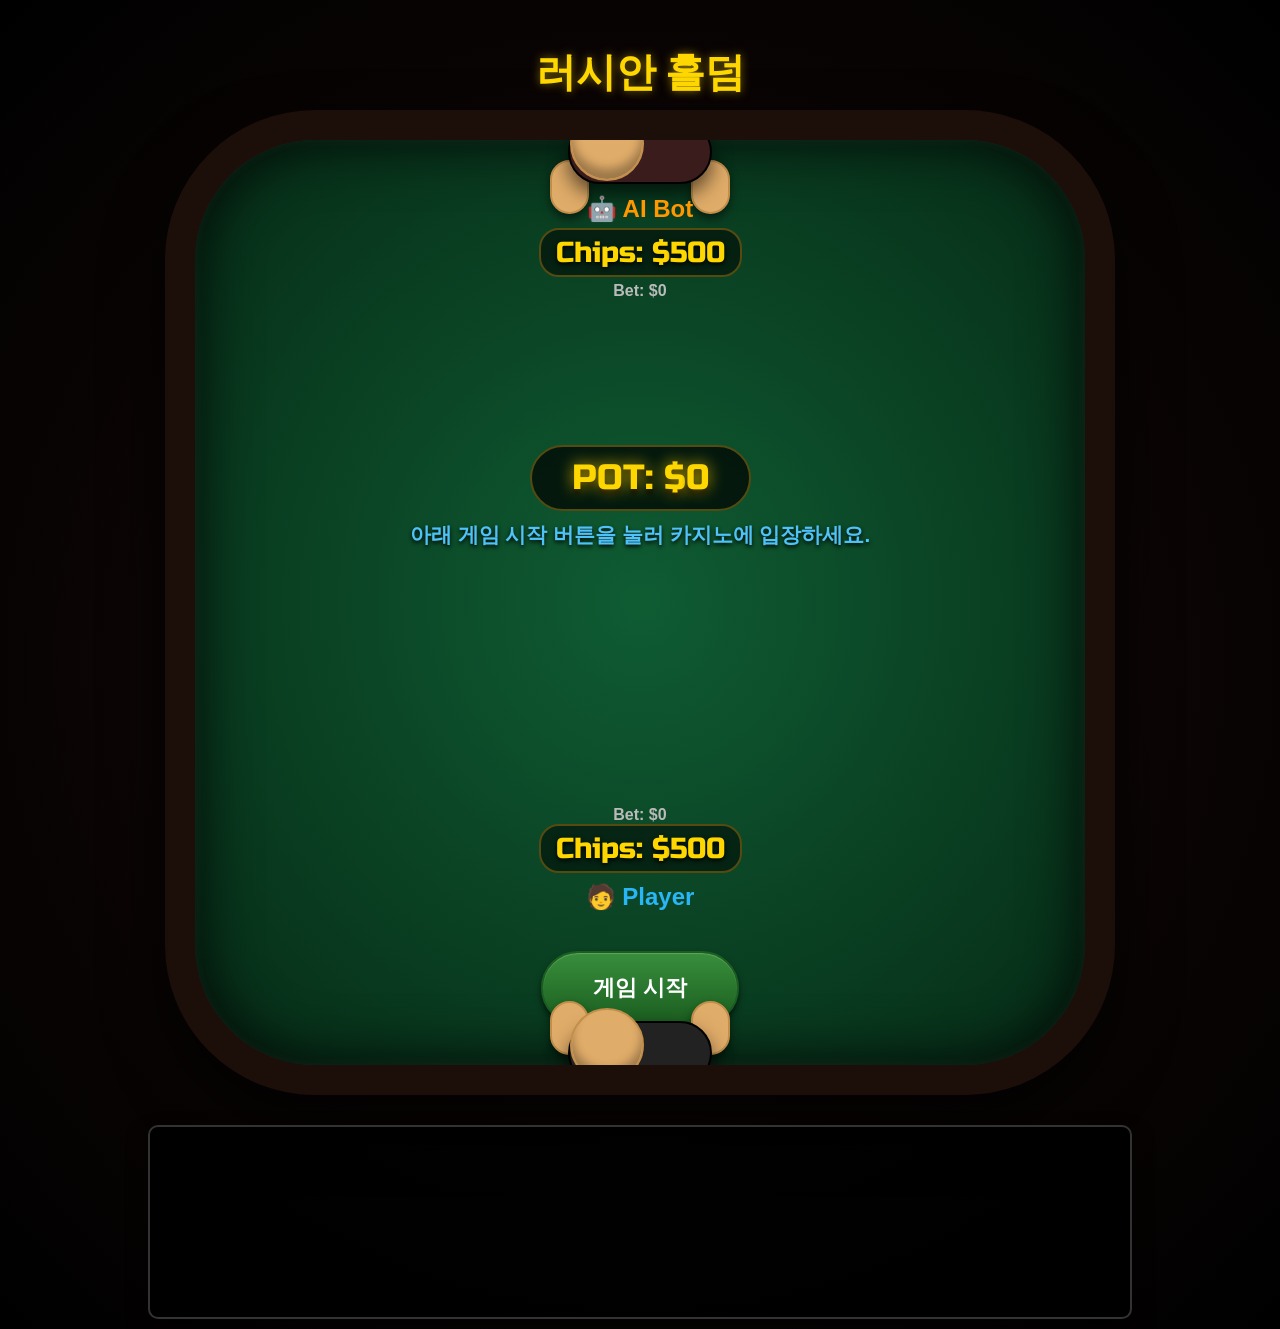
<file: 러시안 홀덤.html>
<!DOCTYPE html>
<html lang="ko">
<head>
    <meta charset="UTF-8">
    <meta name="viewport" content="width=device-width, initial-scale=1.0">
    <title>러시안 홀덤</title>
    <style>
        @import url('https://fonts.googleapis.com/css2?family=Playfair+Display:ital,wght@0,700;1,700&display=swap');
        @import url('https://fonts.googleapis.com/css2?family=Russo+One&display=swap');

        body { font-family: 'Malgun Gothic', sans-serif; background: radial-gradient(circle at center, #1a0b0b 0%, #000000 100%); color: white; text-align: center; margin: 0; padding: 10px; user-select: none; overflow-x: hidden; transition: background 1s ease; }
        h2 { color: #ffd700; margin-bottom: 10px; font-family: 'Playfair Display', serif; font-size: 2.5rem; text-shadow: 0 0 10px rgba(255, 215, 0, 0.5); z-index: 10; position: relative; }
        
        .table-container { position: relative; max-width: 950px; margin: 0 auto; perspective: 1200px; }
        .table { background: radial-gradient(ellipse at center, #0f5c33 0%, #062b16 100%); border-radius: 150px; border: 30px solid #1c0e09; padding: 40px 20px; box-shadow: 0 30px 60px rgba(0,0,0,0.8), inset 0 0 60px rgba(0,0,0,0.9), inset 0 0 10px rgba(255,255,255,0.1); position: relative; transition: all 1s ease; z-index: 1; overflow: hidden; }
        .table.execution-mode { filter: brightness(0.4) sepia(0.5) hue-rotate(-30deg); box-shadow: inset 0 0 150px #000; }

        .avatar-wrap { position: absolute; left: 50%; transform: translateX(-50%); display: flex; flex-direction: column; align-items: center; z-index: 5; pointer-events: none; }
        .ai-wrap { top: -20px; }
        .player-wrap { bottom: -20px; }
        .shoulders { width: 140px; height: 60px; border-radius: 70px; background: #222; border: 2px solid #000; box-shadow: 0 10px 20px rgba(0,0,0,0.6); position: relative; z-index: 1; }
        .head { width: 70px; height: 70px; border-radius: 50%; background: #e0ac69; border: 2px solid #c28e4a; box-shadow: inset 0 -10px 10px rgba(0,0,0,0.3); position: absolute; top: -15px; z-index: 2; }
        .ai-wrap .shoulders { background: #3a1c1c; }
        
        .hands-container { display: flex; justify-content: space-between; width: 180px; position: absolute; top: 40px; }
        .player-wrap .hands-container { top: -20px; }
        .hand { width: 35px; height: 50px; border-radius: 20px; background: #e0ac69; border: 2px solid #c28e4a; box-shadow: 0 5px 10px rgba(0,0,0,0.5); transition: transform 0.3s cubic-bezier(0.175, 0.885, 0.32, 1.275); }
        .ai-wrap .hand.acting { transform: translateY(40px) scale(1.1); }
        .player-wrap .hand.acting { transform: translateY(-40px) scale(1.1); }

        .cards-area { display: flex; justify-content: center; gap: 15px; margin: 5px 0; min-height: 105px; z-index: 10; position: relative; }
        .card { background: #fff; border-radius: 8px; width: 75px; height: 105px; display: flex; align-items: center; justify-content: center; font-size: 30px; font-weight: bold; box-shadow: 3px 5px 15px rgba(0,0,0,0.6); border: 1px solid #ccc; animation: dealCard 0.4s cubic-bezier(0.175, 0.885, 0.32, 1.275) forwards; opacity: 0; transform: translateY(-50px) rotateY(180deg) scale(0.5); }
        @keyframes dealCard { to { opacity: 1; transform: translateY(0) rotateY(0deg) scale(1); } }
        .card.hidden { background: repeating-linear-gradient(45deg, #7b1313, #7b1313 10px, #9b1919 10px, #9b1919 20px); border: 2px solid #fff; color: transparent; box-shadow: inset 0 0 20px rgba(0,0,0,0.5), 3px 5px 15px rgba(0,0,0,0.6); }
        .red { color: #d32f2f; } .black { color: #111; }
        
        .info-panel { padding: 15px; border-radius: 15px; margin-bottom: 5px; position: relative; z-index: 10; }
        
        /* 칩 강조 스타일 */
        .chip-display { font-family: 'Russo One', sans-serif; font-size: 1.8rem; color: #ffd700; text-shadow: 0 2px 5px #000; background: rgba(0,0,0,0.5); padding: 5px 15px; border-radius: 20px; border: 2px solid #554a10; display: inline-block; margin-bottom: 5px; }
        
        .pot-area { font-size: 35px; font-family: 'Russo One', sans-serif; color: #ffd700; margin: 10px 0; text-shadow: 0 0 15px rgba(255, 215, 0, 0.8), 0 5px 5px #000; background: rgba(0,0,0,0.7); display: inline-block; padding: 10px 40px; border-radius: 50px; border: 2px solid #554a10; z-index: 10; position: relative; }
        .status-msg { font-size: 1.3rem; color: #4fc3f7; font-weight: bold; height: 30px; margin-bottom: 15px; text-shadow: 0 2px 4px #000; position: relative; z-index: 10; }
        
        .controls { margin-top: 20px; display: none; position: relative; z-index: 10; }
        button { padding: 12px 25px; font-size: 18px; margin: 0 8px; cursor: pointer; background: linear-gradient(180deg, #444, #222); color: white; border: 2px solid #111; border-radius: 8px; font-weight: bold; box-shadow: 0 4px 6px rgba(0,0,0,0.6), inset 0 1px 1px rgba(255,255,255,0.2); transition: all 0.1s; }
        button:hover:not(:disabled) { transform: translateY(-2px); filter: brightness(1.2); }
        button:disabled { opacity: 0.3; cursor: not-allowed; }
        #btn-call { background: linear-gradient(180deg, #1976d2, #0d47a1); border-color: #0d47a1; } #btn-raise { background: linear-gradient(180deg, #f57c00, #e65100); border-color: #e65100; } #btn-fold { background: linear-gradient(180deg, #d32f2f, #b71c1c); border-color: #b71c1c; }
        #btn-next { background: linear-gradient(180deg, #388e3c, #1b5e20); border-color: #1b5e20; padding: 20px 50px; font-size: 22px; margin-top: 20px; display: inline-block; border-radius: 50px; text-transform: uppercase; animation: pulse 1.5s infinite; }
        @keyframes pulse { 0% { box-shadow: 0 0 0 0 rgba(56, 142, 60, 0.7); } 70% { box-shadow: 0 0 0 20px rgba(56, 142, 60, 0); } 100% { box-shadow: 0 0 0 0 rgba(56, 142, 60, 0); } }
        input[type="number"] { padding: 12px; font-size: 18px; width: 120px; border-radius: 8px; border: 2px solid #555; background: #222; color: #ffd700; text-align: center; font-family: 'Russo One', sans-serif; vertical-align: top; }
        
        .action-popup { position: absolute; left: 50%; top: 50%; transform: translate(-50%, -50%); font-family: 'Russo One', sans-serif; font-size: 3.5rem; font-weight: 900; text-transform: uppercase; text-shadow: 3px 3px 0 #000, -1px -1px 0 #000, 1px -1px 0 #000, -1px 1px 0 #000, 1px 1px 0 #000, 0 0 30px currentColor; pointer-events: none; z-index: 100; animation: popAction 1.2s forwards cubic-bezier(0.175, 0.885, 0.32, 1.275); opacity: 0; }
        @keyframes popAction { 0% { opacity: 0; transform: translate(-50%, -10px) scale(0.3); } 20% { opacity: 1; transform: translate(-50%, -50%) scale(1.1); } 80% { opacity: 1; transform: translate(-50%, -50%) scale(1); } 100% { opacity: 0; transform: translate(-50%, -80px) scale(0.8); } }

        #log { background: rgba(0,0,0,0.85); color: #ddd; height: 160px; overflow-y: auto; text-align: left; padding: 15px; border-radius: 10px; margin-top: 30px; font-family: monospace; max-width: 950px; margin-left: auto; margin-right: auto; border: 2px solid #333; box-shadow: 0 10px 20px rgba(0,0,0,0.5); position: relative; z-index: 10;}
        .log-ai { color: #ff9800; } .log-player { color: #29b6f6; } .log-sys { color: #81c784; } .log-death { color: #d32f2f; font-weight: bold; }

        /* 베팅 칩 애니메이션 */
        .moving-chip { position: fixed; width: 35px; height: 35px; background: radial-gradient(circle, #ffd700, #b8860b); border: 4px dashed #fff; border-radius: 50%; box-shadow: 0 5px 10px rgba(0,0,0,0.5); z-index: 1000; transition: all 0.5s ease-out; pointer-events: none; }

        /* 처형 모드 UI */
        .gun-wrapper { display: none; position: absolute; left: 50%; top: 50%; width: 60px; height: 180px; margin-left: -30px; margin-top: -90px; z-index: 50; transition: transform 1s ease; pointer-events: none; }
        .gun-body { width: 30px; height: 120px; background: linear-gradient(90deg, #444, #777, #444); position: absolute; bottom: 0; left: 15px; border-radius: 5px; box-shadow: 0 10px 20px rgba(0,0,0,0.8); }
        .gun-barrel { width: 14px; height: 90px; background: linear-gradient(90deg, #222, #555, #222); position: absolute; bottom: 110px; left: 23px; border-radius: 3px; border-top: 3px solid #111; }
        .gun-cylinder { width: 40px; height: 35px; background: #333; position: absolute; bottom: 65px; left: 10px; border-radius: 8px; box-shadow: inset 0 0 10px #000; }
        
        .gun-recoil { animation: recoilAnim 0.15s ease-out; }
        @keyframes recoilAnim { 0% { transform: translateY(0); } 30% { transform: translateY(40px); } 100% { transform: translateY(0); } }
        
        .blood-splatter { display: none; position: absolute; width: 300px; height: 300px; left: 50%; transform: translate(-50%, -50%); background: radial-gradient(circle, #8a0303 0%, rgba(138,3,3,0.8) 40%, transparent 70%); z-index: 6; opacity: 0; mix-blend-mode: multiply; border-radius: 50%; pointer-events: none; }
        .splatter-anim { display: block; animation: splatter 3s forwards; }
        @keyframes splatter { 0% { opacity: 1; transform: translate(-50%, -50%) scale(0.1); } 10% { opacity: 0.9; transform: translate(-50%, -50%) scale(1.2); } 100% { opacity: 0.6; transform: translate(-50%, -50%) scale(1.3); } }

        #execution-ui { display: none; position: fixed; top: 0; left: 0; width: 100vw; height: 100vh; background: rgba(0, 0, 0, 0.4); z-index: 2000; flex-direction: column; align-items: center; justify-content: center; pointer-events: none; }
        .execution-title { font-family: 'Russo One', sans-serif; font-size: 5rem; color: #d32f2f; text-shadow: 0 0 30px red, 0 0 10px #000; margin-bottom: 10px; letter-spacing: 5px; animation: heartbeat 1s infinite alternate; }
        @keyframes heartbeat { from { transform: scale(1); } to { transform: scale(1.05); } }
        .cylinder-display { display: flex; gap: 15px; margin: 30px 0; }
        .chamber { width: 50px; height: 50px; border-radius: 50%; border: 3px solid #777; background: #222; box-shadow: 0 5px 10px #000;}
        .chamber.spent { background: #550000; border-color: #d32f2f; position: relative; }
        .chamber.spent::after { content: 'X'; position: absolute; top: 50%; left: 50%; transform: translate(-50%, -50%); color: #d32f2f; font-weight: bold; font-size: 1.5rem; }
        .prob-text { font-size: 2.5rem; color: #fff; margin-bottom: 40px; text-shadow: 0 2px 5px #000; }
        #btn-trigger { pointer-events: auto; background: #d32f2f; border: 3px solid #ff0000; padding: 20px 80px; font-size: 2.5rem; box-shadow: 0 0 30px rgba(255,0,0,0.8); cursor: crosshair; border-radius: 15px; }
        #btn-trigger:hover { filter: brightness(1.5); box-shadow: 0 0 60px rgba(255,0,0,1); transform: scale(1.05); }

        .red-flash { animation: flashRed 1.5s forwards; }
        @keyframes flashRed { 0% { background-color: #ff0000; filter: contrast(200%) brightness(200%); } 100% { background-color: #000000; filter: contrast(100%) brightness(100%); } }
    </style>
</head>
<body>

<h2>러시안 홀덤</h2>

<div class="table-container">
    <div class="table" id="game-table">
        
        <div class="avatar-wrap ai-wrap" id="ai-avatar">
            <div class="hands-container">
                <div class="hand left-hand" id="ai-hand-l"></div>
                <div class="hand right-hand" id="ai-hand-r"></div>
            </div>
            <div class="shoulders">
                <div class="head"></div>
            </div>
        </div>

        <div class="info-panel" id="ai-panel">
            <h3 style="margin:0 0 5px 0; color:#ff9800; font-size:1.5rem;">🤖 AI Bot</h3>
            <div class="chip-display">Chips: $<span id="ai-chips">500</span></div>
            <div style="color: #bbb; font-size: 1rem; font-weight: bold;">Bet: $<span id="ai-bet">0</span></div>
            <div class="cards-area" id="ai-cards"></div>
        </div>

        <div class="pot-area" id="pot-display">POT: $<span id="pot">0</span></div>
        <div class="status-msg" id="status-msg">아래 게임 시작 버튼을 눌러 카지노에 입장하세요.</div>

        <div class="info-panel" style="background: transparent; border:none; box-shadow:none; padding:0;">
            <div class="cards-area" id="community-cards"></div>
        </div>

        <div class="info-panel" id="player-panel">
            <div class="cards-area" id="player-cards"></div>
            <div style="color: #bbb; font-size: 1rem; font-weight: bold;">Bet: $<span id="player-bet">0</span></div>
            <div class="chip-display">Chips: $<span id="player-chips">500</span></div>
            <h3 style="margin:5px 0 0 0; color:#29b6f6; font-size:1.5rem;">🧑 Player</h3>
        </div>

        <div class="avatar-wrap player-wrap" id="player-avatar">
            <div class="shoulders">
                <div class="head"></div>
            </div>
            <div class="hands-container">
                <div class="hand left-hand" id="player-hand-l"></div>
                <div class="hand right-hand" id="player-hand-r"></div>
            </div>
        </div>

        <!-- 처형 도구 -->
        <div class="gun-wrapper" id="gun-visual">
            <div class="gun-barrel"></div>
            <div class="gun-cylinder"></div>
            <div class="gun-body"></div>
        </div>
        
        <div class="blood-splatter top" id="blood-ai" style="top: 10%;"></div>
        <div class="blood-splatter bottom" id="blood-player" style="top: 90%;"></div>

        <div class="controls" id="controls">
            <button id="btn-fold" onclick="playerAction('fold')">FOLD</button>
            <button id="btn-call" onclick="playerAction('call')">CHECK/CALL</button>
            <input type="number" id="raise-amount" value="50" step="10">
            <button id="btn-raise" onclick="playerAction('raise')">RAISE</button>
        </div>
        
        <button id="btn-next" onclick="startHand()">게임 시작</button>
    </div>
</div>

<div id="log"></div>

<div id="execution-ui">
    <div class="execution-title">EXECUTION</div>
    <div style="color: #ddd; font-size: 1.5rem; font-weight:bold; margin-bottom: 20px;" id="exec-target-msg">패자를 향해 총구가 돌아갑니다.</div>
    <div class="cylinder-display" id="cylinder-ui"></div>
    <div class="prob-text" id="prob-ui">사형 확률: 16.7% (1/6)</div>
    <button id="btn-trigger" onclick="pullTrigger()">격발 (PULL TRIGGER)</button>
</div>

<script>
    const AudioContext = window.AudioContext || window.webkitAudioContext;
    let audioCtx;
    function initAudio() { if (!audioCtx) audioCtx = new AudioContext(); if (audioCtx.state === 'suspended') audioCtx.resume(); }
    
    function playTone(freq, type, duration, vol, delay=0) {
        if (!audioCtx) return;
        setTimeout(() => {
            let osc = audioCtx.createOscillator(); let gain = audioCtx.createGain();
            osc.type = type; osc.frequency.setValueAtTime(freq, audioCtx.currentTime);
            gain.gain.setValueAtTime(vol, audioCtx.currentTime); gain.gain.exponentialRampToValueAtTime(0.01, audioCtx.currentTime + duration);
            osc.connect(gain); gain.connect(audioCtx.destination);
            osc.start(); osc.stop(audioCtx.currentTime + duration);
        }, delay);
    }
    
    function sfxRealisticGunshot() {
        if (!audioCtx) return;
        const time = audioCtx.currentTime;
        const bufferSize = audioCtx.sampleRate * 2.0; 
        const buffer = audioCtx.createBuffer(1, bufferSize, audioCtx.sampleRate);
        const data = buffer.getChannelData(0);
        for (let i = 0; i < bufferSize; i++) { data[i] = Math.random() * 2 - 1; } 
        
        const noiseSource = audioCtx.createBufferSource();
        noiseSource.buffer = buffer;
        const filter = audioCtx.createBiquadFilter();
        filter.type = 'lowpass';
        filter.frequency.setValueAtTime(1000, time);
        filter.frequency.exponentialRampToValueAtTime(100, time + 0.5); 
        const gainNode = audioCtx.createGain();
        gainNode.gain.setValueAtTime(1.5, time);
        gainNode.gain.exponentialRampToValueAtTime(0.01, time + 0.4);
        noiseSource.connect(filter); filter.connect(gainNode); gainNode.connect(audioCtx.destination);
        noiseSource.start(time);

        const osc = audioCtx.createOscillator();
        osc.type = 'sine'; osc.frequency.setValueAtTime(120, time); 
        osc.frequency.exponentialRampToValueAtTime(30, time + 0.4);
        const oscGain = audioCtx.createGain();
        oscGain.gain.setValueAtTime(1.5, time);
        oscGain.gain.exponentialRampToValueAtTime(0.01, time + 0.4);
        osc.connect(oscGain); oscGain.connect(audioCtx.destination);
        osc.start(time); osc.stop(time + 0.5);
    }

    function sfxBlankClick() { 
        if (!audioCtx) return;
        let time = audioCtx.currentTime;
        let osc = audioCtx.createOscillator();
        let gain = audioCtx.createGain();
        osc.type = 'square';
        osc.frequency.setValueAtTime(3000, time);
        osc.frequency.exponentialRampToValueAtTime(100, time + 0.05);
        gain.gain.setValueAtTime(1, time);
        gain.gain.exponentialRampToValueAtTime(0.01, time + 0.05);
        osc.connect(gain); gain.connect(audioCtx.destination);
        osc.start(time); osc.stop(time + 0.05);
    } 

    function sfxCard() { playTone(300, 'triangle', 0.1, 0.2); }
    function sfxChip(times = 1) { for(let i=0; i<times; i++) { playTone(1800 + (Math.random()*400), 'sine', 0.05, 0.3, i * 60); playTone(2500 + (Math.random()*400), 'sine', 0.05, 0.1, i * 60 + 20); } }
    function sfxCheck() { playTone(150, 'square', 0.05, 0.5); playTone(150, 'square', 0.05, 0.5, 100); }
    function sfxFold() { playTone(100, 'sawtooth', 0.3, 0.3); }
    function sfxWin() { playTone(523.25, 'sine', 0.15, 0.3); playTone(659.25, 'sine', 0.15, 0.3, 150); playTone(783.99, 'sine', 0.4, 0.3, 300); }
    function sfxLose() { playTone(300, 'sawtooth', 0.3, 0.3); playTone(250, 'sawtooth', 0.3, 0.3, 200); playTone(200, 'sawtooth', 0.5, 0.3, 400); }
    
    function spawnChipAnim(who) {
        let avatar = document.getElementById(who + '-avatar');
        let pot = document.getElementById('pot-display');
        if(!avatar || !pot) return;
        
        let src = avatar.getBoundingClientRect();
        let dest = pot.getBoundingClientRect();
        
        let chip = document.createElement('div');
        chip.className = 'moving-chip';
        chip.style.left = (src.left + src.width/2 - 17 + window.scrollX) + 'px';
        chip.style.top = (src.top + src.height/2 - 17 + window.scrollY) + 'px';
        document.body.appendChild(chip);
        
        setTimeout(() => {
            chip.style.left = (dest.left + dest.width/2 - 17 + window.scrollX) + 'px';
            chip.style.top = (dest.top + dest.height/2 - 17 + window.scrollY) + 'px';
            chip.style.opacity = '0.3';
            chip.style.transform = 'scale(0.5)';
        }, 50);
        
        setTimeout(() => { chip.remove(); }, 550);
    }

    function animateHand(who) {
        let handL = document.getElementById(`${who}-hand-l`);
        let handR = document.getElementById(`${who}-hand-r`);
        if(handL && handR) {
            handL.classList.add('acting'); handR.classList.add('acting');
            setTimeout(() => {
                handL.classList.remove('acting'); handR.classList.remove('acting');
            }, 300);
        }
    }

    function spawnActionText(who, text, color) {
        let panel = document.getElementById(who + '-panel'); let popup = document.createElement('div');
        popup.className = 'action-popup'; popup.style.color = color; popup.innerText = text;
        panel.appendChild(popup); setTimeout(() => popup.remove(), 1500);
    }

    const AI_PERSONALITIES = [
        { name: 'Tight', fear: 80, bluff: 5, aggro: 20 },
        { name: 'Loose', fear: 10, bluff: 20, aggro: 40 },
        { name: 'Aggressive', fear: 20, bluff: 30, aggro: 80 },
        { name: 'Passive', fear: 50, bluff: 5, aggro: 10 },
        { name: 'Bluffer', fear: 10, bluff: 70, aggro: 60 },
        { name: 'Calling Station', fear: 0, bluff: 10, aggro: 20 }
    ];

    let aiPersonality = { aggro: 50, bluff: 20, fear: 30, type: 'Normal' };
    let playerStats = { totalHands: 0, raises: 0, folds: 0, raiseRate: 0, foldRate: 0 };

    function initAI() {
        let selected = AI_PERSONALITIES[Math.floor(Math.random() * AI_PERSONALITIES.length)];
        aiPersonality.aggro = selected.aggro;
        aiPersonality.bluff = selected.bluff;
        aiPersonality.fear = selected.fear;
        aiPersonality.type = selected.name;
        // 성격은 플레이어가 알 수 없도록 숨김 처리
    }

    function recordPlayerAction(action) {
        playerStats.totalHands++;
        if (action === 'raise') playerStats.raises++;
        if (action === 'fold') playerStats.folds++;
        playerStats.raiseRate = playerStats.raises / playerStats.totalHands;
        playerStats.foldRate = playerStats.folds / playerStats.totalHands;
    }

    const SUITS = [{s:'♠', c:'black'}, {s:'♥', c:'red'}, {s:'♦', c:'red'}, {s:'♣', c:'black'}];
    const RANKS = ['2','3','4','5','6','7','8','9','T','J','Q','K','A'];
    let deck = [], playerHand = [], aiHand = [], communityCards = [];
    let pChips = 500, aChips = 500, pot = 0;
    let pBetThisRound = 0, aBetThisRound = 0, highestBet = 0;
    let pActed = false, aActed = false;
    let currentStage = 0, isShowdown = false, handInProgress = false;
    let remainingChambers = 6; 
    let currentLoser = null;

    function log(msg, type='sys') { const d = document.getElementById('log'); d.innerHTML += `<div class="log-${type}">> ${msg}</div>`; d.scrollTop = d.scrollHeight; }

    function createDeck() {
        deck = [];
        for (let r=0; r<RANKS.length; r++) for (let s of SUITS) deck.push({ rank: RANKS[r], val: r+2, suit: s.s, color: s.c });
        for (let i=deck.length-1; i>0; i--) { const j = Math.floor(Math.random()*(i+1)); [deck[i], deck[j]] = [deck[j], deck[i]]; }
    }
    function renderCard(card, hidden=false) { if (!card) return ''; if (hidden) return `<div class="card hidden"></div>`; return `<div class="card ${card.color}">${card.rank}${card.suit}</div>`; }
    
    function updateUI() {
        document.getElementById('player-chips').innerText = pChips; document.getElementById('ai-chips').innerText = aChips;
        document.getElementById('pot').innerText = pot; document.getElementById('player-bet').innerText = pBetThisRound; document.getElementById('ai-bet').innerText = aBetThisRound;
        document.getElementById('player-cards').innerHTML = playerHand.map(c=>renderCard(c)).join('');
        document.getElementById('ai-cards').innerHTML = aiHand.map(c=>renderCard(c, !isShowdown)).join('');
        document.getElementById('community-cards').innerHTML = communityCards.map(c=>renderCard(c)).join('');
        
        let toCall = highestBet - pBetThisRound;
        let callBtn = document.getElementById('btn-call');
        callBtn.innerText = toCall > 0 ? `CALL ($${toCall})` : "CHECK";
    }
    function setStatus(msg) { document.getElementById('status-msg').innerText = msg; }
    function toggleControls(active) {
        document.getElementById('controls').style.display = active ? 'block' : 'none';
        ['btn-fold', 'btn-call', 'btn-raise', 'raise-amount'].forEach(id => document.getElementById(id).disabled = !active);
    }

    function startHand() {
        initAudio(); document.getElementById('btn-next').style.display = 'none'; document.getElementById('controls').style.display = 'block';
        initAI(); 
        createDeck(); playerHand = [deck.pop(), deck.pop()]; aiHand = [deck.pop(), deck.pop()]; communityCards = [];
        pot = 0; currentStage = 0; isShowdown = false; handInProgress = true;
        
        animateHand('player'); animateHand('ai');
        sfxCard(); log("=== NEW HAND ===", "sys");
        
        let blind = 10;
        let pBlind = Math.min(pChips, blind); let aBlind = Math.min(aChips, blind);
        pChips -= pBlind; pBetThisRound = pBlind; aChips -= aBlind; aBetThisRound = aBlind;
        pot += (pBlind + aBlind); highestBet = blind;
        spawnChipAnim('player'); spawnChipAnim('ai');

        log(`블라인드 앤티 $${blind} 징수됨.`, "sys");
        startStreet(true); 
    }

    function startStreet(isPreFlop = false) {
        if (!isPreFlop) { pBetThisRound = 0; aBetThisRound = 0; highestBet = 0; }
        pActed = false; aActed = false; updateUI(); gameLoop();
    }
    function dealCardsForNextStage() {
        sfxCard();
        if (currentStage === 0) communityCards.push(deck.pop(), deck.pop(), deck.pop());
        else if (currentStage === 1 || currentStage === 2) communityCards.push(deck.pop());
        currentStage++;
    }

    function gameLoop() {
        if (!handInProgress) return;
        updateUI();

        let roundOver = false;
        if (pActed && aActed) {
            if (pBetThisRound === aBetThisRound || (pChips === 0 && aBetThisRound === highestBet) || (aChips === 0 && pBetThisRound === highestBet) || (pChips === 0 && aChips === 0)) roundOver = true;
        }

        if (roundOver) {
            if (pBetThisRound > aBetThisRound && aChips === 0) { let excess = pBetThisRound - aBetThisRound; pChips += excess; pot -= excess; pBetThisRound -= excess; highestBet = pBetThisRound; } 
            else if (aBetThisRound > pBetThisRound && pChips === 0) { let excess = aBetThisRound - pBetThisRound; aChips += excess; pot -= excess; aBetThisRound -= excess; highestBet = aBetThisRound; }
            updateUI();

            if (pChips === 0 || aChips === 0) {
                if (!isShowdown) {
                    isShowdown = true; log("🚨 올인! 카드 오픈!", "sys"); setStatus("ALL-IN! 남은 카드를 확인합니다...");
                    toggleControls(false);
                    let delay = 500; let stagesToDeal = 4 - currentStage;
                    for(let i = 0; i < stagesToDeal; i++) { setTimeout(dealCardsForNextStage, delay); delay += 800; }
                    setTimeout(() => { updateUI(); showdown(); }, delay + 500);
                }
            } else { setStatus("다음 라운드로 넘어갑니다..."); toggleControls(false); setTimeout(nextStageCards, 800); }
            return;
        }

        if (!pActed || pBetThisRound < highestBet) {
            if (pChips === 0) { pActed = true; gameLoop(); } else { setStatus("👉 당신의 차례입니다 (Your Turn)"); toggleControls(true); }
        } else if (!aActed || aBetThisRound < highestBet) { 
            if (aChips === 0) { aActed = true; gameLoop(); } else { setStatus("🤖 AI가 고민 중입니다..."); toggleControls(false); setTimeout(aiTurn, 1200); }
        }
    }

    function executeBet(who, amount) {
        let actual = Math.min(amount, who === 'player' ? pChips : aChips);
        if(actual > 0) spawnChipAnim(who);
        
        if(who === 'player') { pChips -= actual; pBetThisRound += actual; pot += actual; if(pBetThisRound > highestBet) highestBet = pBetThisRound; } 
        else { aChips -= actual; aBetThisRound += actual; pot += actual; if(aBetThisRound > highestBet) highestBet = aBetThisRound; }
    }

    function playerAction(action) {
        recordPlayerAction(action);
        initAudio(); animateHand('player');
        let toCall = highestBet - pBetThisRound;
        
        if (action === 'fold') { spawnActionText('player', 'FOLD', '#d32f2f'); sfxFold(); log("폴드했습니다.", "player"); endHand('ai'); return; }
        else if (action === 'call') {
            if (toCall > 0) { spawnActionText('player', 'CALL', '#29b6f6'); sfxChip(2); log(`$${Math.min(toCall, pChips)} 콜.`, "player"); executeBet('player', toCall); }
            else { spawnActionText('player', 'CHECK', '#fff'); sfxCheck(); log("체크.", "player"); }
            pActed = true;
        } else if (action === 'raise') {
            let raiseAmt = parseInt(document.getElementById('raise-amount').value);
            if (isNaN(raiseAmt) || (raiseAmt < toCall + 10 && raiseAmt !== pChips)) return alert("최소 레이즈 금액을 확인해주세요!");
            if (raiseAmt > pChips) raiseAmt = pChips; 
            spawnActionText('player', 'RAISE', '#f57c00'); sfxChip(5); log(`$${raiseAmt} 레이즈!`, "player"); executeBet('player', raiseAmt);
            pActed = true; aActed = false; 
        }
        toggleControls(false); gameLoop();
    }

    function evaluateHandStrength(cards) { 
        if(cards.length === 2) { 
            let v1 = cards[0].val, v2 = cards[1].val;
            let high = Math.max(v1, v2), low = Math.min(v1, v2);
            let score = (high * 2 + low) / 42 * 35;
            if(v1 === v2) score += 35;
            if(cards[0].suit === cards[1].suit) score += 15;
            if(high - low === 1) score += 15;
            return Math.min(100, score);
        } 
        
        let res = evaluateHand(cards); 
        let baseScores = [10, 30, 50, 70, 80, 85, 90, 95, 98, 100];
        let score = baseScores[res[0]];
        score += (res[1] / 14) * (res[0] === 0 ? 15 : 8); 
        return Math.min(100, score); 
    }

    function aiTurn() {
        if (!handInProgress) return;
        animateHand('ai');
        
        let toCall = highestBet - aBetThisRound; 
        let allCards = aiHand.concat(communityCards);
        
        let myHandScore = evaluateHandStrength(allCards); 

        let boardScore = communityCards.length >= 3 ? evaluateHandStrength(communityCards) : 0;
        if (communityCards.length >= 3 && myHandScore <= boardScore + 2) {
            myHandScore *= 0.6; 
        }

        let potOdds = toCall > 0 ? toCall / (pot + toCall) : 0;
        let betPressure = potOdds * 100; 
        let stackRatio = aChips / (pChips > 0 ? pChips : 1);
        let stackBonus = stackRatio > 1.5 ? 10 : (stackRatio < 0.5 ? -10 : 0); 

        let fearPenalty = 0;
        if (pot > (aChips + pChips) * 0.3) fearPenalty = aiPersonality.fear * 0.2; 

        let adaptBonus = 0;
        if (playerStats.raiseRate > 0.4) adaptBonus += 10; 
        if (playerStats.foldRate > 0.5) aiPersonality.bluff += 5; 

        let totalScore = myHandScore - betPressure + stackBonus - fearPenalty + adaptBonus;
        
        let weights = { fold: 0, check: 0, call: 0, raise: 0 };
        if (toCall === 0) { 
            if (totalScore >= 80) weights = { check: 20, raise: 80 };
            else if (totalScore >= 50) weights = { check: 70, raise: 30 };
            else weights = { check: 90, raise: 10 };
        } else { 
            if (totalScore >= 85) weights = { fold: 0, call: 30, raise: 70 };
            else if (totalScore >= 65) weights = { fold: 5, call: 70, raise: 25 };
            else if (totalScore >= 40) weights = { fold: 45, call: 50, raise: 5 };
            else weights = { fold: 85, call: 15, raise: 0 };
        }

        // [신규 추가] 성격 시스템 기반 베팅 30% 영향력 주입
        let traitWeights = { fold: 0, check: 0, call: 0, raise: 0 };
        let pType = aiPersonality.type;
        
        if (toCall === 0) {
            if (pType === 'Tight') traitWeights = { check: 90, raise: 10 }; 
            else if (pType === 'Loose') traitWeights = { check: 50, raise: 50 }; 
            else if (pType === 'Aggressive') traitWeights = { check: 10, raise: 90 }; 
            else if (pType === 'Passive') traitWeights = { check: 100, raise: 0 }; 
            else if (pType === 'Bluffer') traitWeights = { check: 30, raise: 70 }; 
            else if (pType === 'Calling Station') traitWeights = { check: 100, raise: 0 };
        } else {
            if (pType === 'Tight') traitWeights = { fold: 85, call: 10, raise: 5 }; 
            else if (pType === 'Loose') traitWeights = { fold: 10, call: 70, raise: 20 };
            else if (pType === 'Aggressive') traitWeights = { fold: 5, call: 25, raise: 70 }; 
            else if (pType === 'Passive') traitWeights = { fold: 30, call: 70, raise: 0 }; 
            else if (pType === 'Bluffer') traitWeights = { fold: 30, call: 20, raise: 50 };
            else if (pType === 'Calling Station') traitWeights = { fold: 0, call: 100, raise: 0 }; 
        }

        // 70%는 기존 상황별 논리 점수 기반, 30%는 성격 강제 부여로 혼합
        for (let action in weights) {
            weights[action] = (weights[action] * 0.7) + (traitWeights[action] * 0.3);
        }

        let isBluffing = false;
        if (totalScore < 45 && (Math.random() * 100) < aiPersonality.bluff) {
            isBluffing = true;
            if (toCall === 0) weights = { check: 10, raise: 90 };
            else weights = { fold: 10, call: 20, raise: 70 };
        }

        let rand = Math.random() * 100;
        let decision = 'fold'; 
        let cumulative = 0;
        let totalWeight = Object.values(weights).reduce((a, b) => a + b, 0);
        
        for (let [action, weight] of Object.entries(weights)) {
            cumulative += (weight / totalWeight) * 100;
            if (rand <= cumulative) { decision = action; break; }
        }

        if (decision === 'fold') { 
            spawnActionText('ai', 'FOLD', '#d32f2f'); sfxFold(); log("AI가 폴드했습니다.", "ai"); endHand('player'); return; 
        }
        else if (decision === 'check' || (decision === 'call' && toCall === 0)) { 
            spawnActionText('ai', 'CHECK', '#fff'); sfxCheck(); log("AI: 체크.", "ai"); aActed = true; 
        }
        else if (decision === 'call') { 
            spawnActionText('ai', 'CALL', '#29b6f6'); sfxChip(2); log(`AI: $${Math.min(toCall, aChips)} 콜.`, "ai"); executeBet('ai', toCall); aActed = true; 
        }
        else if (decision === 'raise') {
            let potPercent = 0;
            if (isBluffing) potPercent = (80 + Math.floor(Math.random() * 70)) / 100;
            else if (totalScore >= 80) potPercent = (40 + Math.floor(Math.random() * 80)) / 100;
            else potPercent = (30 + Math.floor(Math.random() * 20)) / 100;
            
            let raiseAmt = toCall + Math.floor(pot * potPercent);
            raiseAmt = Math.max(raiseAmt, 20); 
            
            let actualRaise = Math.min(raiseAmt, aChips);
            if (actualRaise <= toCall) { 
                spawnActionText('ai', 'CALL', '#29b6f6'); sfxChip(2); 
                log(`AI: $${actualRaise} 콜 (올인).`, "ai"); 
                executeBet('ai', actualRaise); aActed = true; 
            } else { 
                spawnActionText('ai', 'RAISE', '#f57c00'); sfxChip(5); 
                log(`AI: $${actualRaise} 레이즈!`, "ai"); 
                executeBet('ai', actualRaise); aActed = true; pActed = false; 
            }
        }
        gameLoop();
    }

    function evaluateHand(cards) {
        let rCount = {}, sCount = {}, suitsCards = { '♠':[], '♥':[], '♦':[], '♣':[] };
        cards.forEach(c => { 
            rCount[c.val] = (rCount[c.val]||0)+1; 
            sCount[c.suit] = (sCount[c.suit]||0)+1; 
            suitsCards[c.suit].push(c.val);
        });
        
        let vals = Array.from(new Set(cards.map(c=>c.val))).sort((a,b)=>b-a); 
        let allVals = cards.map(c=>c.val).sort((a,b)=>b-a);
        
        let checkStraight = (vArr) => {
            let cons = 1, maxS = 0;
            for(let i=0; i<vArr.length-1; i++) {
                if (vArr[i] - 1 === vArr[i+1]) { 
                    cons++; 
                    if(cons === 5) { maxS = vArr[i-3]; break; }
                } else { cons = 1; }
            }
            if (maxS === 0 && vArr.includes(14) && vArr.includes(5) && vArr.includes(4) && vArr.includes(3) && vArr.includes(2)) maxS = 5; 
            return maxS;
        };

        let flushSuit = Object.keys(sCount).find(key => sCount[key] >= 5);
        let isFlush = flushSuit != null;
        let straightMax = checkStraight(vals);
        let isStraight = straightMax > 0;
        
        let straightFlushMax = 0;
        if (isFlush) straightFlushMax = checkStraight(suitsCards[flushSuit].sort((a,b)=>b-a));

        let pairs=[], threes=[], fours=[], maxR=0;
        for (let [v, c] of Object.entries(rCount)) { 
            let val = parseInt(v); if (val > maxR) maxR = val; 
            if (c===2) pairs.push(val); if(c===3) threes.push(val); if(c===4) fours.push(val); 
        }
        pairs.sort((a,b)=>b-a); threes.sort((a,b)=>b-a);
        let isFullHouse = (threes.length > 0 && pairs.length > 0) || (threes.length > 1);

        if (straightFlushMax === 14) return [9, 14, "👑 로열 스트레이트 플러쉬", allVals];
        if (straightFlushMax > 0) {
            if (straightFlushMax === 5) return [8, 5, "백스트레이트 플러쉬", allVals];
            return [8, straightFlushMax, "스트레이트 플러쉬", allVals];
        }
        if (fours.length > 0) return [7, fours[0], "포카드", allVals]; 
        if (isFullHouse) return [6, threes[0], "풀하우스", allVals];
        if (isFlush) return [5, Math.max(...suitsCards[flushSuit]), "플러쉬", allVals]; 
        if (isStraight) {
            if (straightMax === 14) return [4, 14, "⛰️ 마운틴", allVals];
            if (straightMax === 5) return [4, 5, "백스트레이트", allVals];
            return [4, straightMax, "스트레이트", allVals];
        }
        if (threes.length > 0) return [3, threes[0], "트리플", allVals]; 
        if (pairs.length >= 2) return [2, pairs[0], "투페어", allVals]; 
        if (pairs.length === 1) return [1, pairs[0], "원페어", allVals]; 
        return [0, maxR, "하이카드", allVals];
    }

    function compareHands(pRes, aRes) {
        if (pRes[0] !== aRes[0]) return pRes[0] - aRes[0];
        if (pRes[1] !== aRes[1]) return pRes[1] - aRes[1];
        for(let i=0; i<Math.min(pRes[3].length, aRes[3].length); i++) {
             if (pRes[3][i] !== aRes[3][i]) return pRes[3][i] - aRes[3][i];
        }
        return 0; 
    }

    function nextStageCards() { dealCardsForNextStage(); log(`--- ${["PRE-FLOP", "FLOP", "TURN", "RIVER", "SHOWDOWN"][currentStage]} ---`, "sys"); if (currentStage >= 4) showdown(); else startStreet(false); }
    
    function showdown() {
        isShowdown = true; toggleControls(false); updateUI(); setStatus("🏁 SHOWDOWN!"); log("=== 쇼다운 ===", "sys");
        let pRes = evaluateHand(playerHand.concat(communityCards)); let 대Res = evaluateHand(aiHand.concat(communityCards));
        log(`Player: ${pRes[2]}`, "player"); log(`AI: ${대Res[2]}`, "ai");
        
        let diff = compareHands(pRes, 대Res);
        if (diff > 0) { spawnActionText('player', 'WINNER!', '#ffd700'); sfxWin(); log(`🎉 Player 승리! 팟 $${pot} 획득!`, "sys"); pChips += pot; } 
        else if (diff < 0) { spawnActionText('ai', 'WINNER!', '#ffd700'); sfxLose(); log(`💀 AI 승리!`, "sys"); aChips += pot; } 
        else { spawnActionText('player', 'DRAW', '#fff'); log(`🤝 무승부! (키커 동일) 팟 분할.`, "sys"); pChips += Math.floor(pot/2); aChips += Math.ceil(pot/2); }
        finishHand();
    }

    function endHand(winner) {
        toggleControls(false); updateUI();
        if (winner === 'player') { spawnActionText('player', 'TAKE POT', '#ffd700'); sfxWin(); pChips += pot; } 
        else { spawnActionText('ai', 'TAKE POT', '#ffd700'); sfxLose(); aChips += pot; }
        finishHand();
    }
    
    function finishHand() {
        handInProgress = false; pot = 0; document.getElementById('controls').style.display = 'none'; updateUI();
        if (pChips <= 0 || aChips <= 0) {
            currentLoser = pChips <= 0 ? 'player' : 'ai';
            log(`🚨 ${currentLoser === 'player' ? '플레이어' : 'AI'} 파산! 누적 처형 페이즈 진입!`, "log-death");
            setTimeout(triggerExecutionPhase, 1500); return;
        }
        let btnNext = document.getElementById('btn-next'); btnNext.innerText = "다음 판 (NEXT HAND)"; btnNext.style.display = 'inline-block';
    }

    function triggerExecutionPhase() {
        initAudio(); 
        document.getElementById('game-table').classList.add('execution-mode');
        document.getElementById('execution-ui').style.display = 'flex';
        
        let gun = document.getElementById('gun-visual');
        gun.style.display = 'block';
        if (currentLoser === 'player') {
            gun.style.transform = "rotate(180deg)"; 
            document.getElementById('exec-target-msg').innerText = "플레이어(당신)를 향해 총구가 겨눠집니다.";
        } else {
            gun.style.transform = "rotate(0deg)"; 
            document.getElementById('exec-target-msg').innerText = "AI 봇을 향해 총구가 겨눠집니다.";
        }

        renderCylinder();
        let deathProb = (1 / remainingChambers) * 100;
        document.getElementById('prob-ui').innerText = `사형 확률: ${deathProb.toFixed(1)}% (1/${remainingChambers})`;
        document.getElementById('btn-trigger').style.display = 'block';
    }

    function renderCylinder() {
        let cylinderDiv = document.getElementById('cylinder-ui'); cylinderDiv.innerHTML = '';
        let spent = 6 - remainingChambers;
        for(let i = 0; i < 6; i++) {
            let chamber = document.createElement('div'); chamber.className = 'chamber' + (i < spent ? ' spent' : '');
            cylinderDiv.appendChild(chamber);
        }
    }

    function pullTrigger() {
        document.getElementById('btn-trigger').style.display = 'none';
        let isLiveBullet = Math.random() < (1 / remainingChambers);
        
        let gunWrapper = document.getElementById('gun-visual');
        gunWrapper.classList.remove('gun-recoil');
        void gunWrapper.offsetWidth; 
        gunWrapper.classList.add('gun-recoil');

        if (isLiveBullet) {
            sfxRealisticGunshot(); 
            document.body.classList.add('red-flash');
            
            let blood = document.getElementById(`blood-${currentLoser}`);
            blood.classList.add('splatter-anim');

            log(`💥 실탄 폭발! ${currentLoser === 'player' ? '당신의 사망' : 'AI 봇 처형'}... 게임 오버.`, "log-death");
            document.getElementById('exec-target-msg').innerText = "총성이 울려 퍼졌습니다. [ FATAL EXECUTION ]"; document.getElementById('exec-target-msg').style.color = "#ff0000";
            document.getElementById('prob-ui').innerText = "";
        } else {
            sfxBlankClick();
            log(`찰칵. 공탄입니다. ${currentLoser === 'player' ? '플레이어' : 'AI'} 극적 생존!`, "sys");
            document.getElementById('exec-target-msg').innerText = "찰칵... 극적으로 생존했습니다. 테이블로 복귀합니다."; document.getElementById('exec-target-msg').style.color = "#4fc3f7";
            remainingChambers -= 1; 
            
            setTimeout(() => {
                pChips = 500; aChips = 500;
                document.getElementById('execution-ui').style.display = 'none'; 
                document.getElementById('game-table').classList.remove('execution-mode');
                document.getElementById('gun-visual').style.display = 'none';
                
                let btnNext = document.getElementById('btn-next'); btnNext.innerText = "다음 판 (NEXT HAND)"; btnNext.style.display = 'inline-block';
                updateUI();
            }, 3000);
        }
    }
</script>

</body>
</html>
</file>
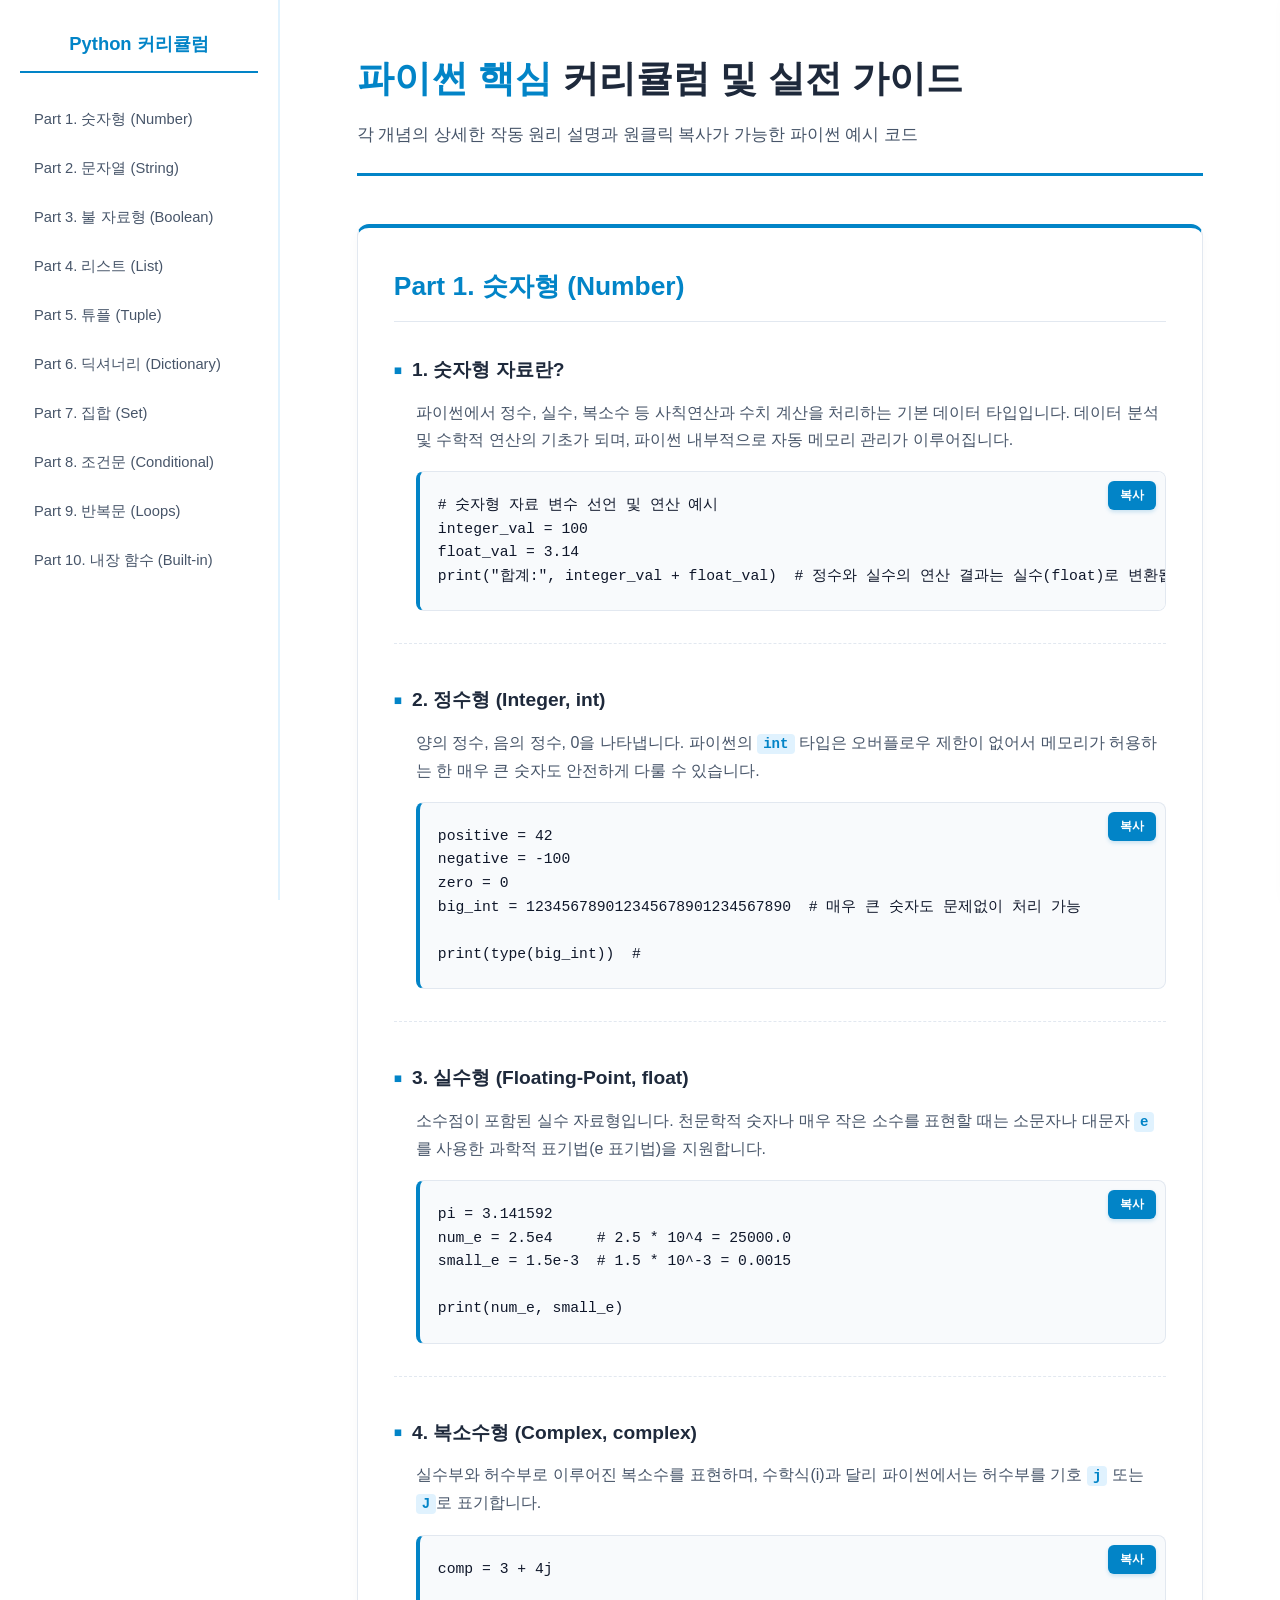
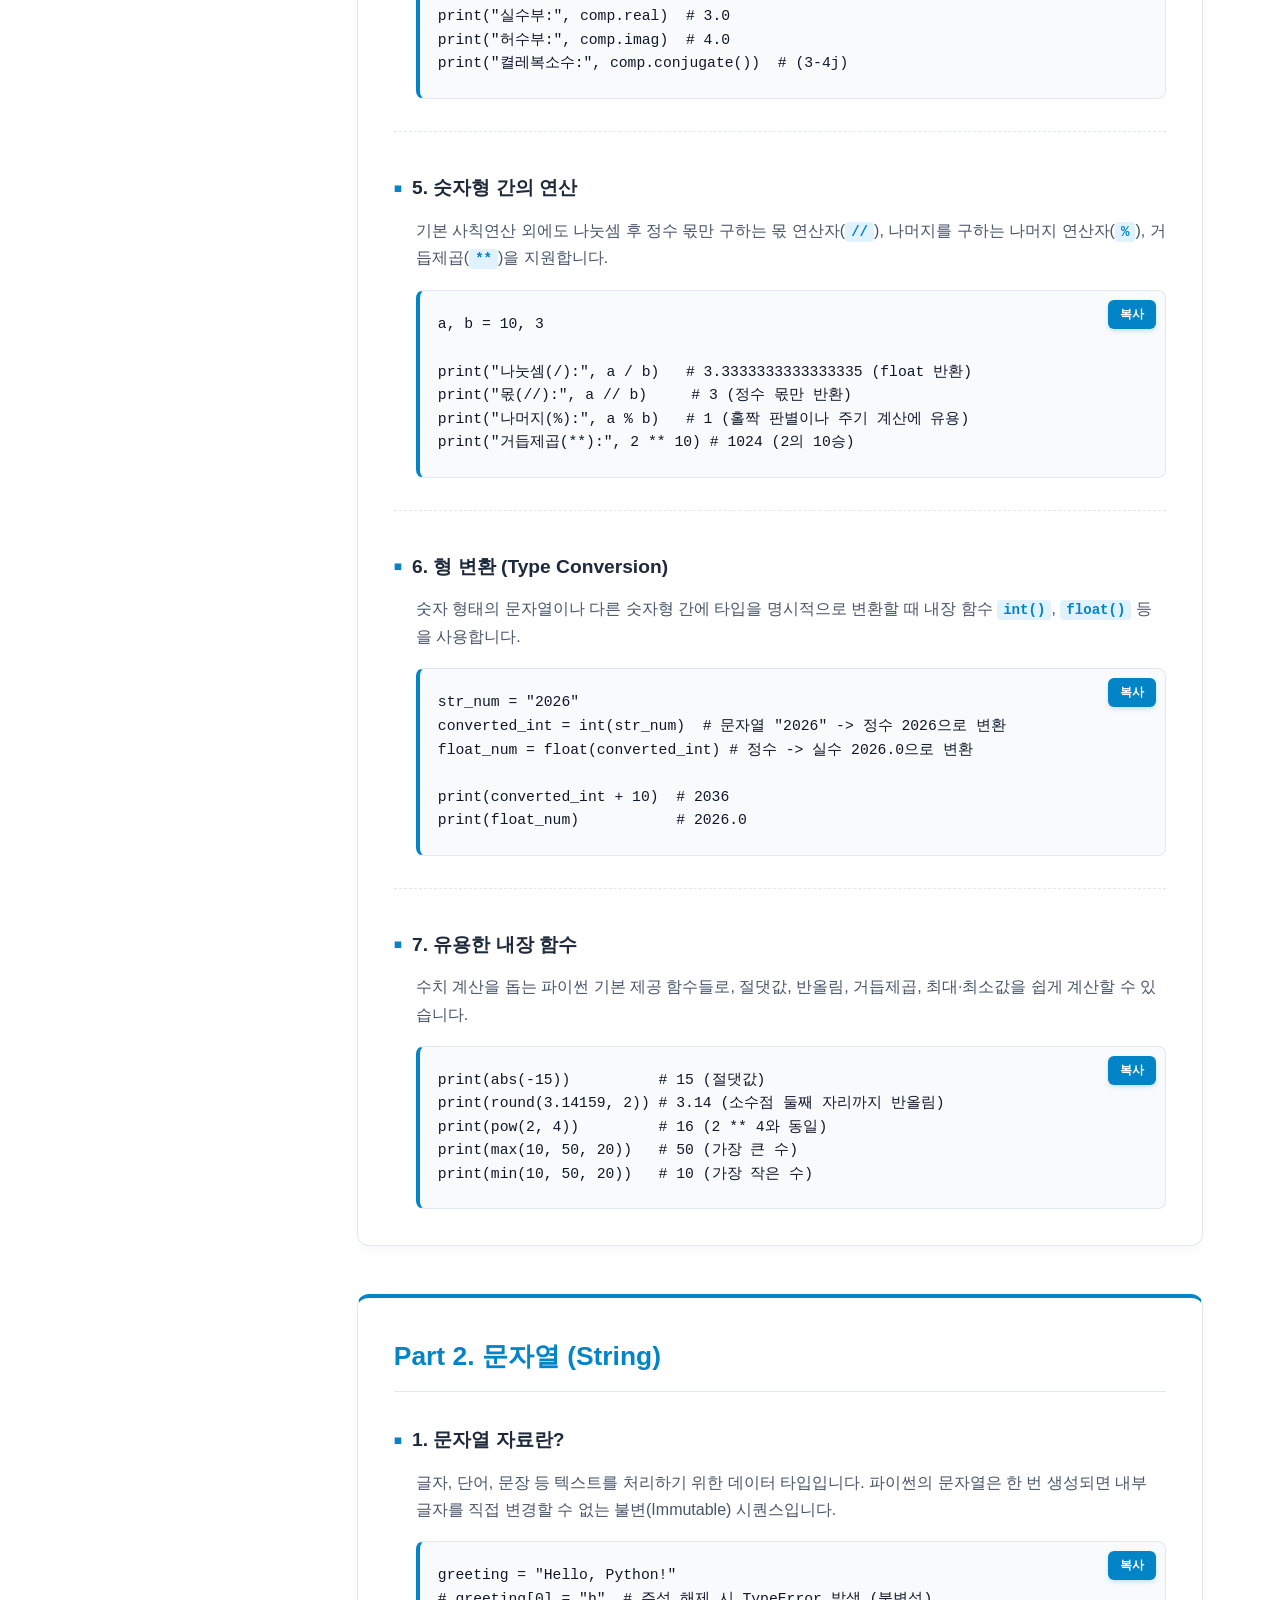
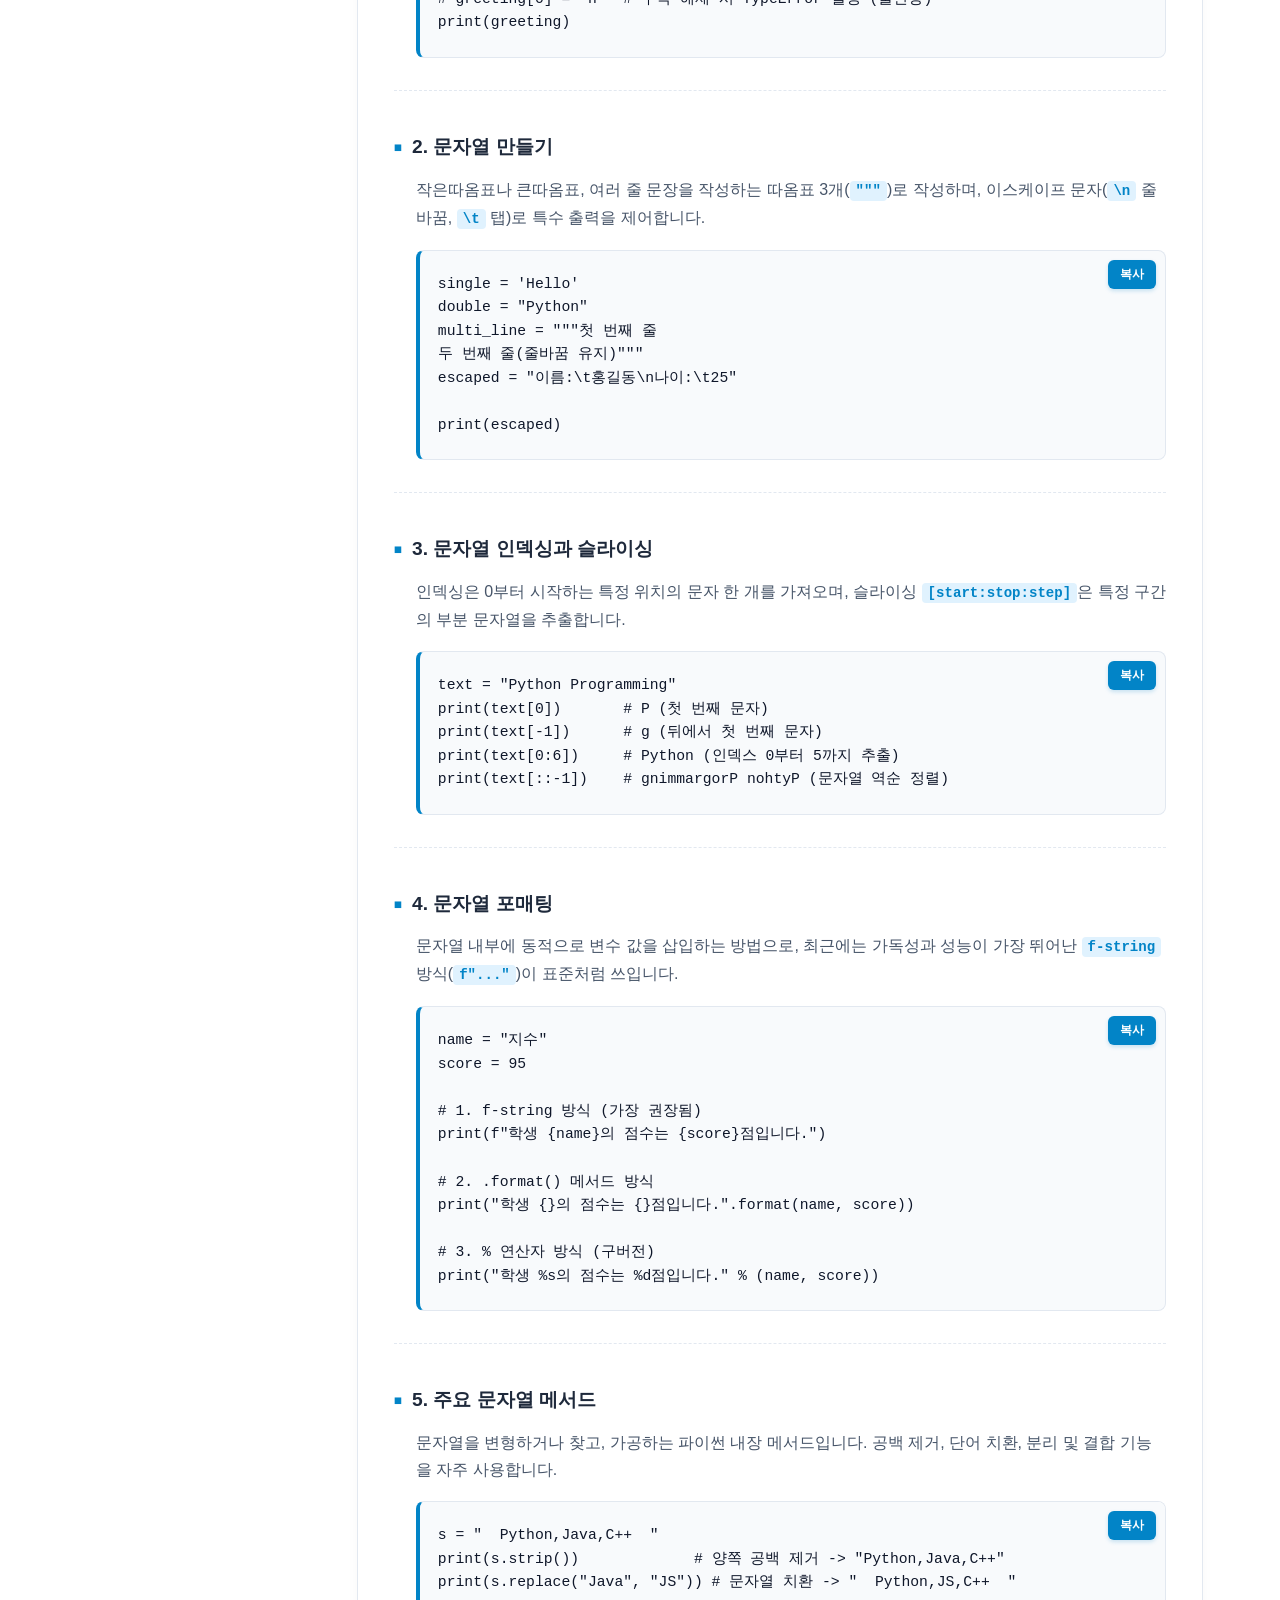
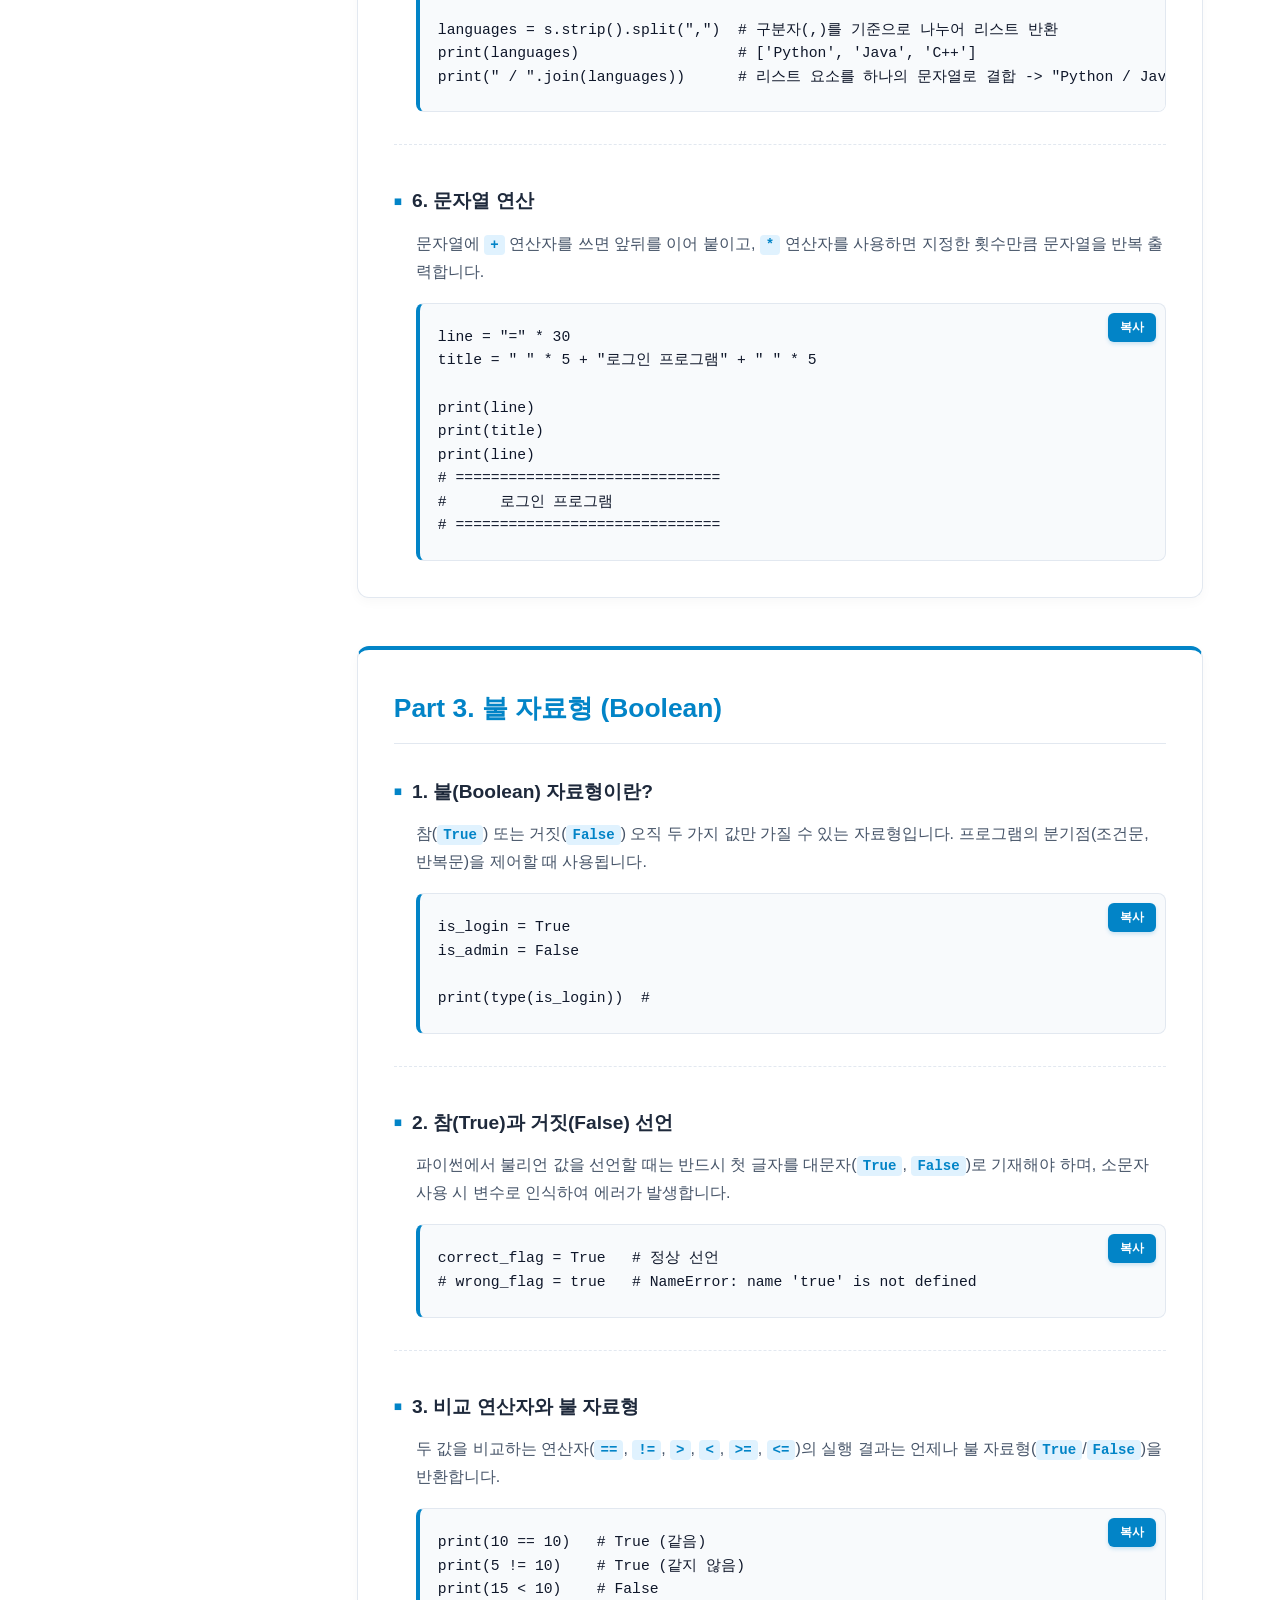
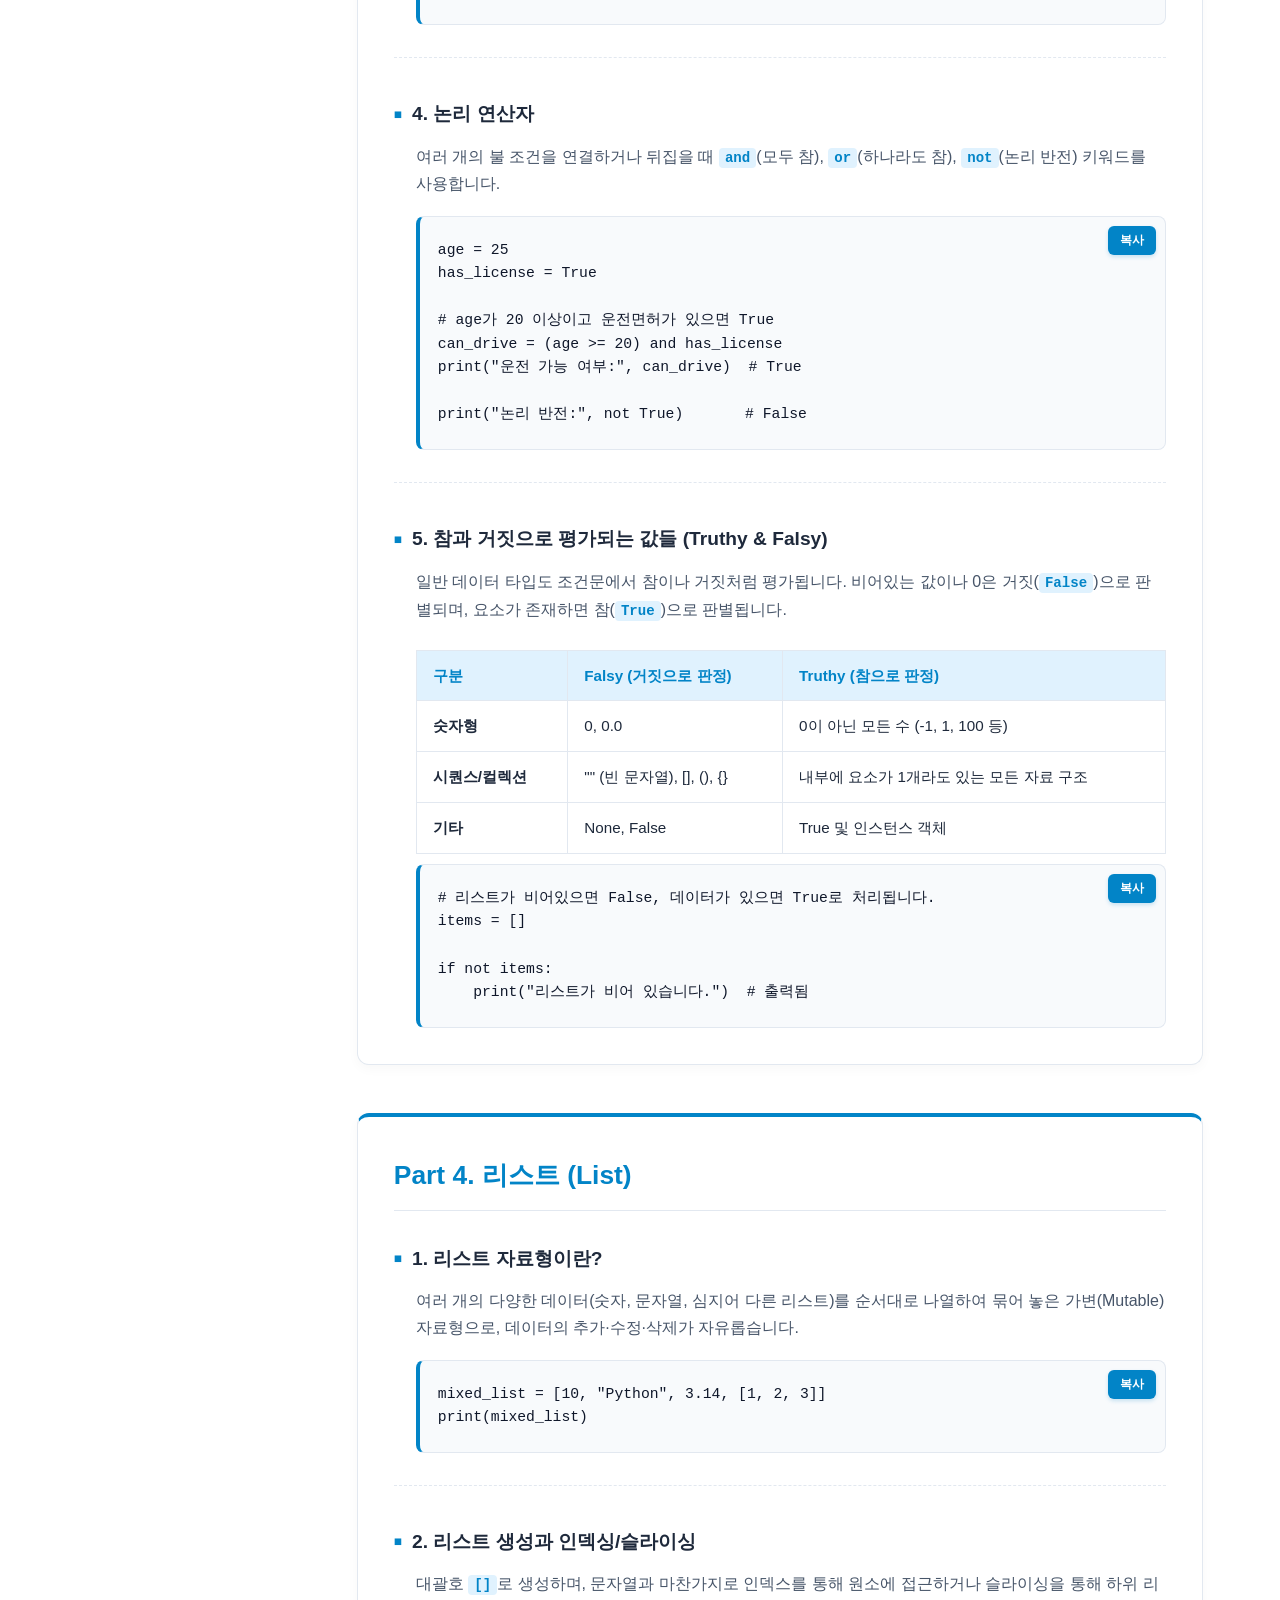
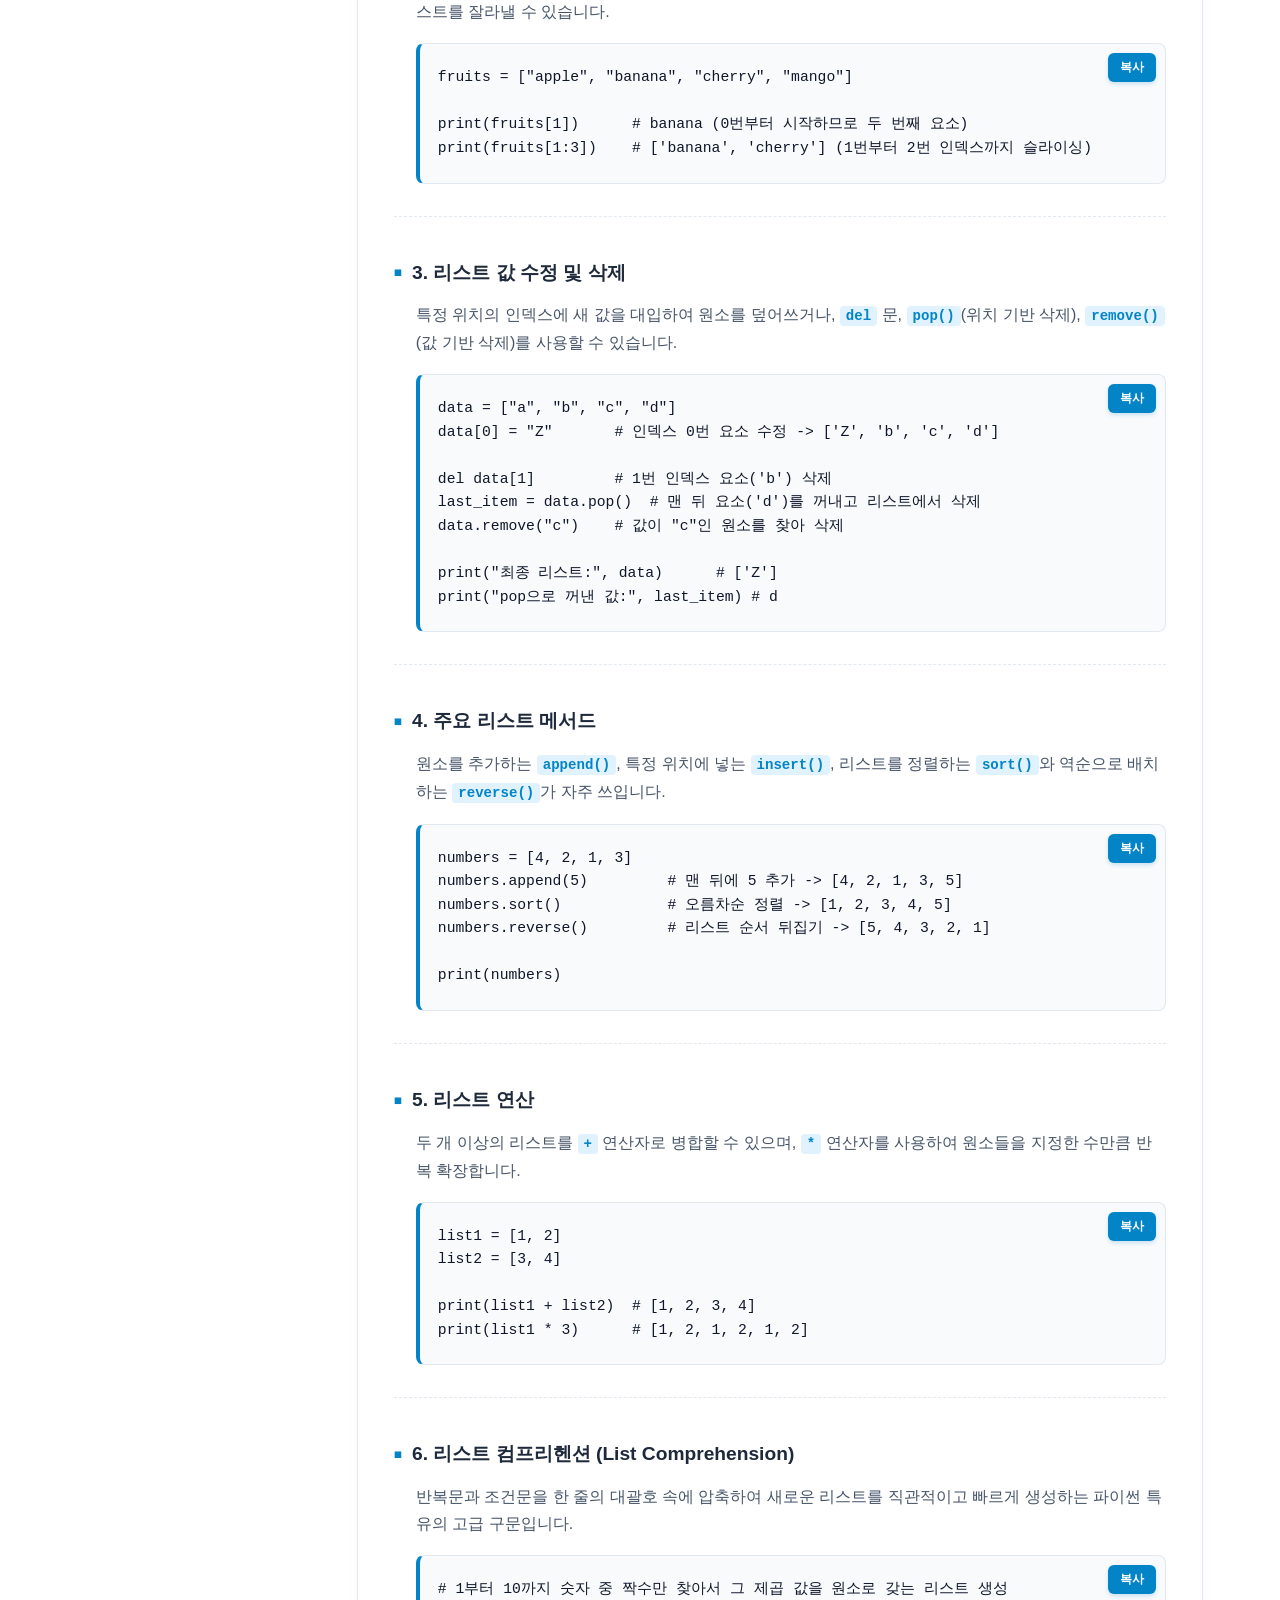
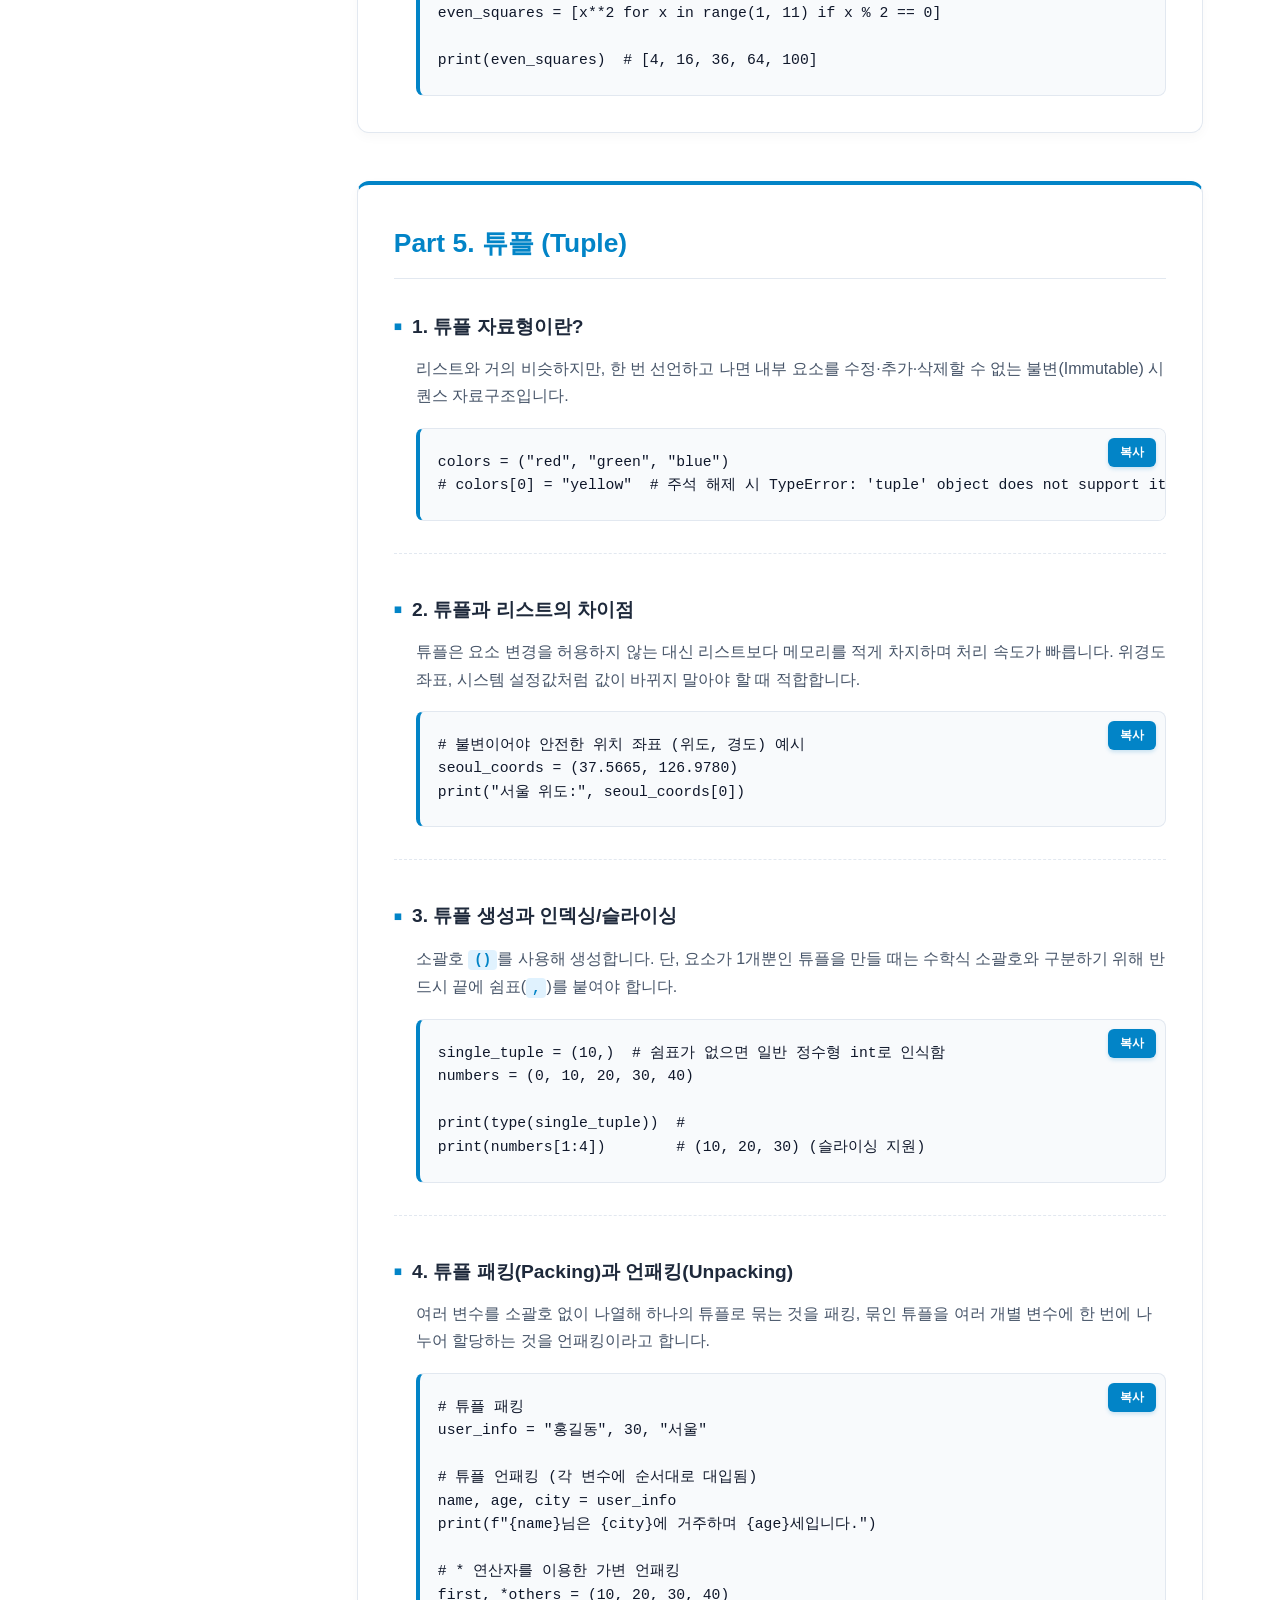
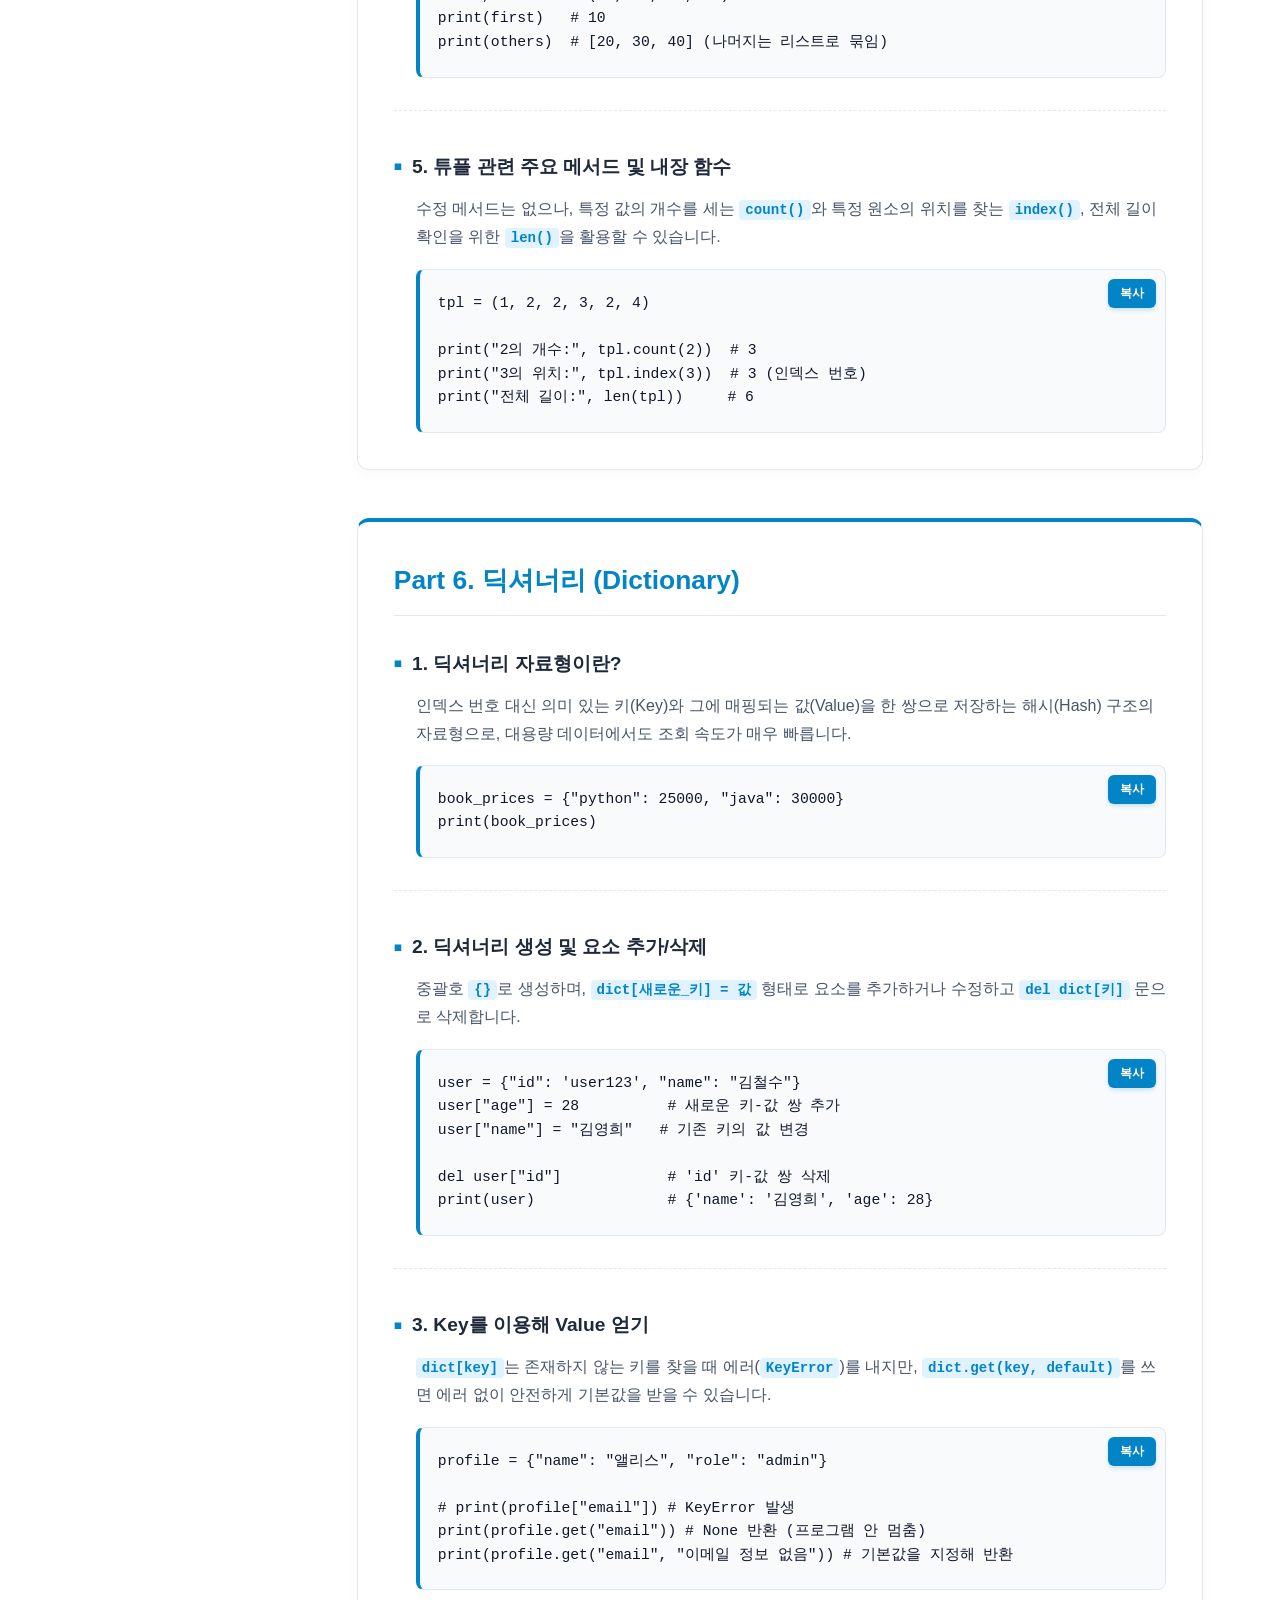
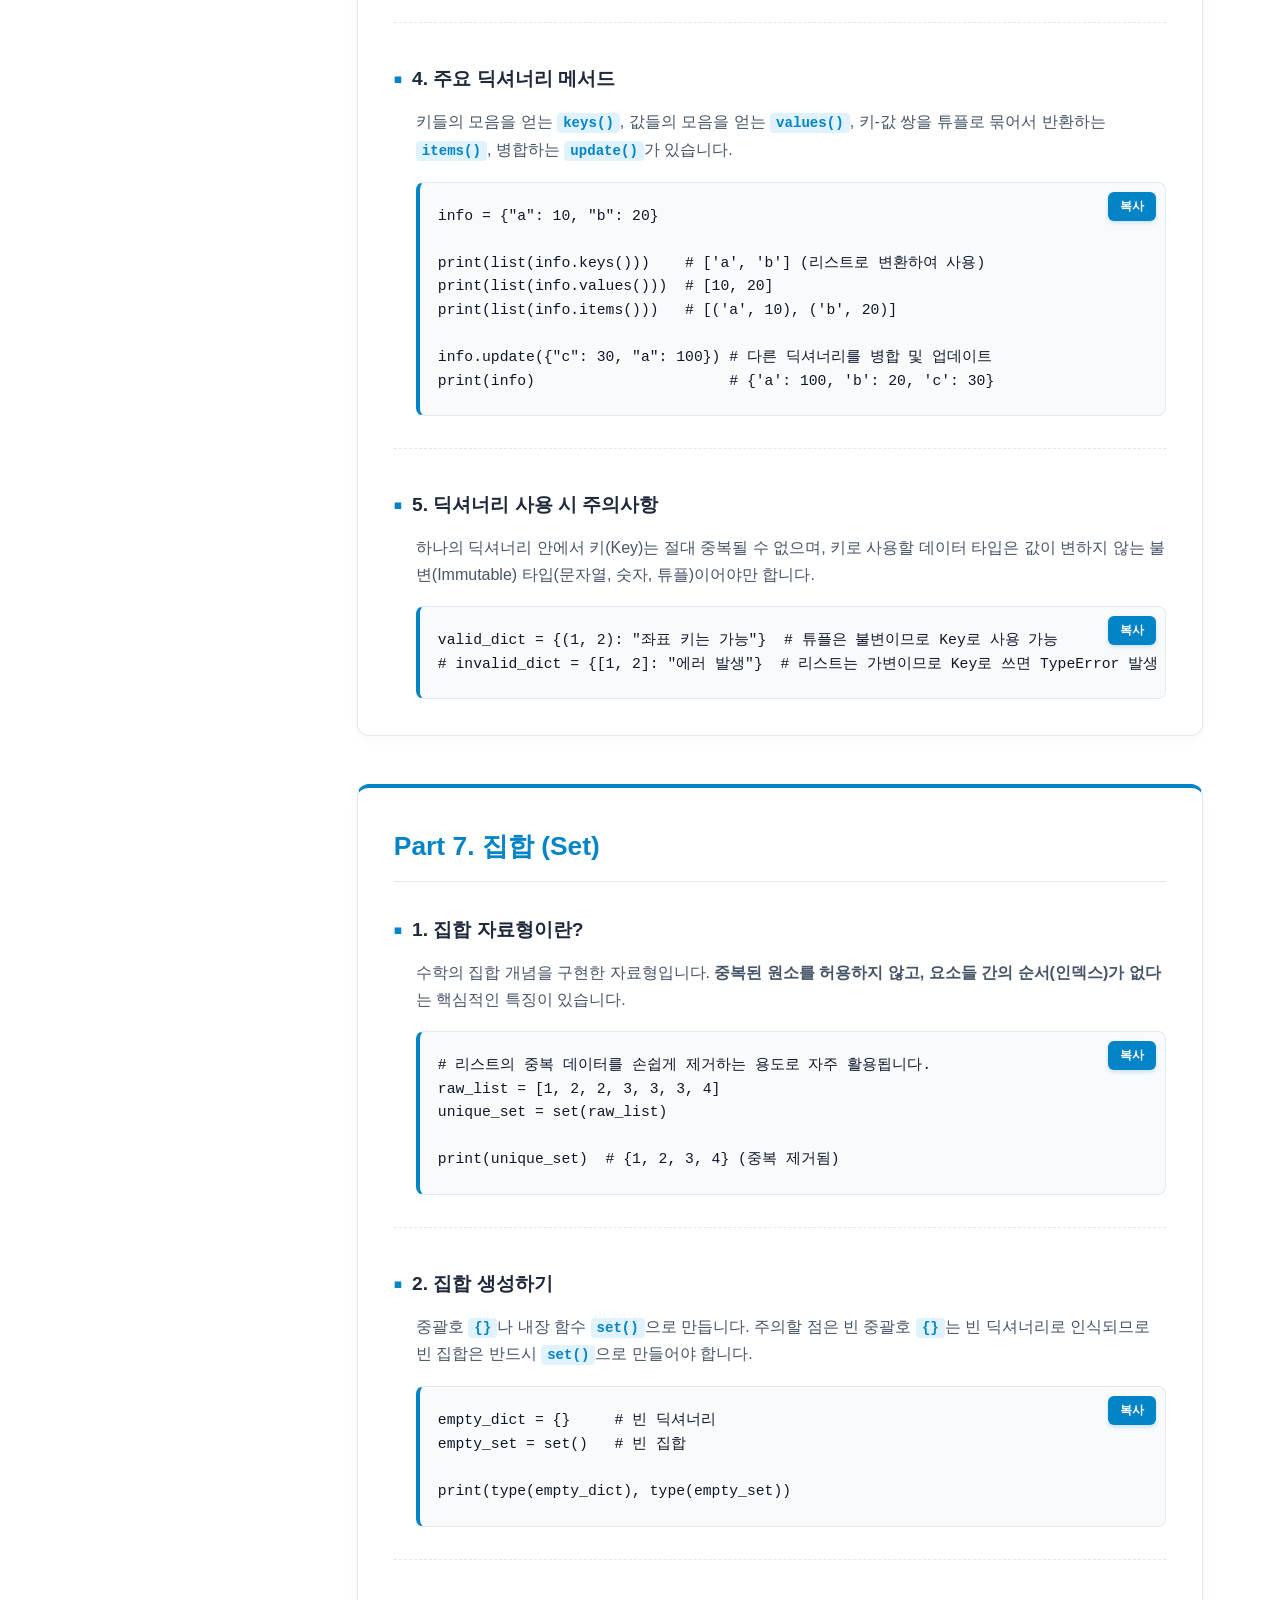
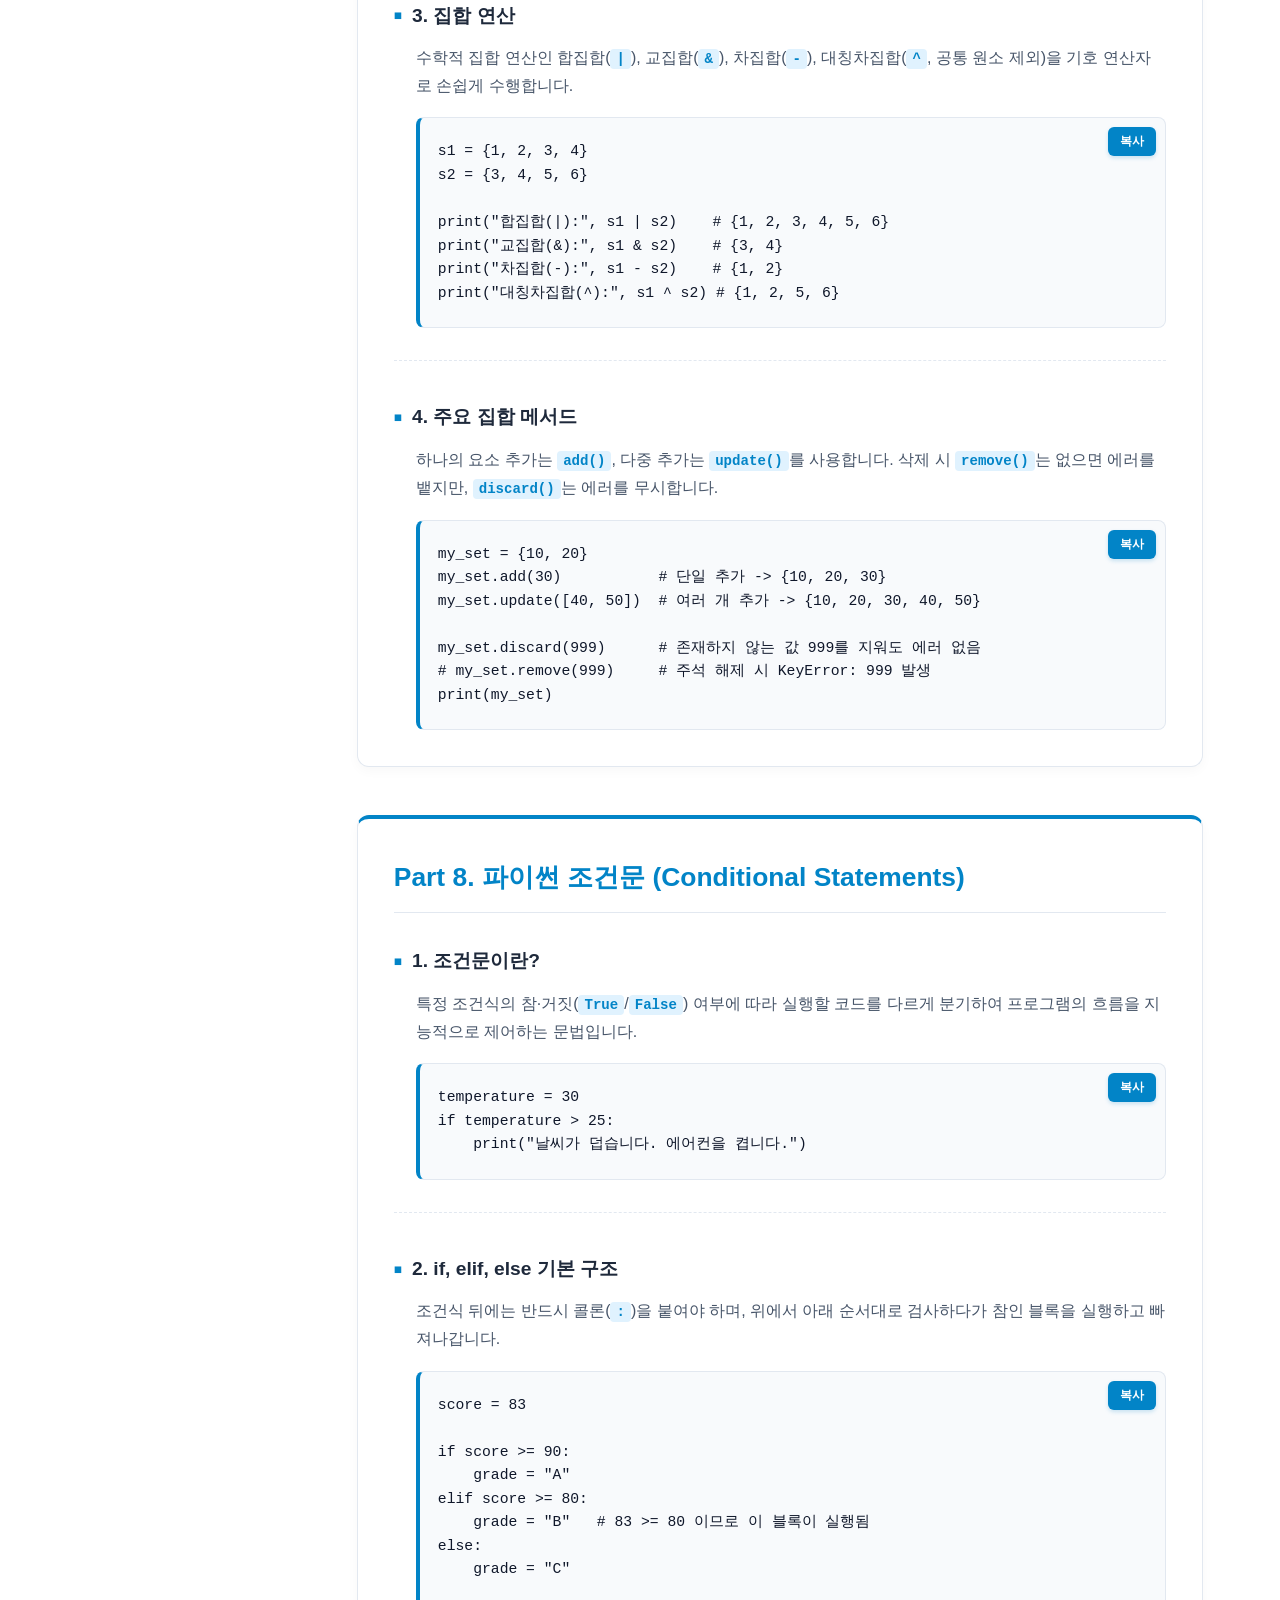
<file: 파이썬 기초 가이드.html>
<!DOCTYPE html>
<html lang="ko">
<head>
  <meta charset="UTF-8">
  <meta name="viewport" content="width=device-width, initial-scale=1.0">
  <title>파이썬 핵심 커리큘럼 웹 가이드</title>
  <style>
    :root {
      --primary-accent: #0284c7;      /* 진한 하늘색 포인트 */
      --primary-hover: #0369a1;       /* 호버 시 조금 더 깊은 하늘색 */
      --primary-light: #e0f2fe;       /* 연한 하늘색 배경 포인트 */
      --text-main: #1e293b;           /* 기본 텍스트 (짙은 슬레이트) */
      --text-muted: #475569;          /* 설명 텍스트 */
      --bg-white: #ffffff;            /* 메인 흰색 배경 */
      --border-color: #e2e8f0;        /* 연한 테두리 */
      --code-bg: #f8fafc;             /* 밝고 깨끗한 코드 블록 배경 */
      --code-text: #0f172a;           /* 코드 텍스트 */
    }

    * {
      box-sizing: border-box;
      margin: 0;
      padding: 0;
    }

    html {
      scroll-behavior: smooth; /* 부드러운 스크롤 이동 */
    }

    body {
      font-family: -apple-system, BlinkMacSystemFont, "Segoe UI", Roboto, "Helvetica Neue", Arial, sans-serif;
      color: var(--text-main);
      background-color: var(--bg-white);
      line-height: 1.7;
      display: flex;
    }

    /* =========================================
       1. PC 사이드바 목차 (850px 초과)
    ========================================= */
    .sidebar {
      width: 280px;
      height: 100vh;
      background-color: var(--bg-white);
      color: var(--text-main);
      position: fixed;
      top: 0;
      left: 0;
      overflow-y: auto;
      padding: 28px 20px;
      border-right: 2px solid var(--primary-light);
      z-index: 10;
    }

    .sidebar h2 {
      font-size: 1.15rem;
      color: var(--primary-accent);
      margin-bottom: 24px;
      padding-bottom: 12px;
      border-bottom: 2px solid var(--primary-accent);
      text-align: center;
      font-weight: 800;
    }

    .sidebar ul {
      list-style: none;
    }

    .sidebar li {
      margin-bottom: 4px;
    }

    .sidebar a {
      color: var(--text-muted);
      text-decoration: none;
      font-size: 0.92rem;
      display: block;
      padding: 10px 14px;
      border-radius: 8px;
      transition: all 0.2s ease;
      font-weight: 500;
    }

    .sidebar a:hover {
      background-color: var(--primary-light);
      color: var(--primary-accent);
      font-weight: 700;
      padding-left: 18px;
    }

    /* =========================================
       2. 모바일 목차 드로어 (기본 숨김)
    ========================================= */
    .mobile-toc-overlay {
      display: none;
      position: fixed;
      top: 0;
      left: 0;
      width: 100%;
      height: 100%;
      background: rgba(0, 0, 0, 0.4);
      z-index: 998;
      opacity: 0;
      transition: opacity 0.3s ease;
    }

    .mobile-toc-overlay.active {
      display: block;
      opacity: 1;
    }

    .mobile-toc-drawer {
      position: fixed;
      top: 0;
      right: -310px;
      width: 290px;
      height: 100%;
      background: var(--bg-white);
      z-index: 999;
      box-shadow: -4px 0 20px rgba(0, 0, 0, 0.15);
      transition: right 0.3s cubic-bezier(0.4, 0, 0.2, 1);
      display: flex;
      flex-direction: column;
    }

    .mobile-toc-drawer.active {
      right: 0;
    }

    .mobile-toc-header {
      display: flex;
      align-items: center;
      justify-content: space-between;
      padding: 20px;
      border-bottom: 2px solid var(--primary-light);
    }

    .mobile-toc-header h2 {
      font-size: 1.1rem;
      color: var(--primary-accent);
      font-weight: 800;
      margin: 0;
    }

    .toc-close-btn {
      background: none;
      border: none;
      font-size: 1.5rem;
      color: var(--text-muted);
      cursor: pointer;
      padding: 4px;
    }

    .mobile-toc-content {
      overflow-y: auto;
      padding: 16px;
      flex: 1;
    }

    .mobile-toc-content ul {
      list-style: none;
    }

    .mobile-toc-content li {
      margin-bottom: 6px;
    }

    .mobile-toc-content a {
      color: var(--text-main);
      text-decoration: none;
      font-size: 0.95rem;
      display: block;
      padding: 12px 14px;
      border-radius: 8px;
      font-weight: 500;
    }

    .mobile-toc-content a:active {
      background-color: var(--primary-light);
      color: var(--primary-accent);
    }

    /* 모바일 플로팅 버튼 */
    .floating-toc-btn {
      display: none; /* PC 화면에서는 숨김 */
      position: fixed;
      bottom: 24px;
      right: 20px;
      background-color: var(--primary-accent);
      color: white;
      border: none;
      border-radius: 50px;
      padding: 12px 20px;
      font-size: 0.95rem;
      font-weight: 700;
      box-shadow: 0 4px 14px rgba(2, 132, 199, 0.4);
      z-index: 900;
      cursor: pointer;
      align-items: center;
      gap: 6px;
    }

    /* =========================================
       3. 메인 콘텐츠
    ========================================= */
    .main-content {
      margin-left: 280px;
      padding: 48px 6%;
      max-width: 1100px;
      width: calc(100% - 280px);
      background-color: var(--bg-white);
    }

    header {
      margin-bottom: 48px;
      border-bottom: 3px solid var(--primary-accent);
      padding-bottom: 24px;
    }

    header h1 {
      font-size: 2.3rem;
      color: var(--text-main);
      margin-bottom: 10px;
      font-weight: 800;
    }

    header h1 span {
      color: var(--primary-accent);
    }

    header p {
      color: var(--text-muted);
      font-size: 1.05rem;
    }

    /* 단원 카드 */
    .section-card {
      background: var(--bg-white);
      border-radius: 12px;
      padding: 36px;
      margin-bottom: 48px;
      border: 1px solid var(--border-color);
      border-top: 4px solid var(--primary-accent);
      box-shadow: 0 4px 12px rgba(0, 0, 0, 0.03);
    }

    .section-card h2 {
      font-size: 1.65rem;
      color: var(--primary-accent);
      margin-bottom: 32px;
      padding-bottom: 12px;
      border-bottom: 1px solid var(--border-color);
      font-weight: 800;
    }

    .item-box {
      margin-bottom: 40px;
      padding-bottom: 32px;
      border-bottom: 1px dashed var(--border-color);
    }

    .item-box:last-child {
      margin-bottom: 0;
      padding-bottom: 0;
      border-bottom: none;
    }

    .item-title {
      font-size: 1.2rem;
      font-weight: 700;
      color: var(--text-main);
      margin-bottom: 12px;
      display: flex;
      align-items: center;
    }

    .item-title::before {
      content: "■";
      color: var(--primary-accent);
      margin-right: 10px;
      font-size: 0.85rem;
    }

    .item-desc {
      color: var(--text-muted);
      margin-bottom: 18px;
      padding-left: 22px;
    }

    /* 코드 블록 & 복사 버튼 */
    .code-wrapper {
      position: relative;
      margin-left: 22px;
      margin-top: 10px;
    }

    .copy-btn {
      position: absolute;
      top: 10px;
      right: 10px;
      background-color: var(--primary-accent);
      color: #ffffff;
      border: none;
      padding: 6px 12px;
      border-radius: 6px;
      font-size: 0.78rem;
      font-weight: 600;
      cursor: pointer;
      transition: all 0.2s ease;
      box-shadow: 0 2px 4px rgba(2, 132, 199, 0.2);
    }

    .copy-btn:hover {
      background-color: var(--primary-hover);
    }

    .copy-btn.copied {
      background-color: #059669;
      color: #ffffff;
    }

    pre {
      background-color: var(--code-bg);
      color: var(--code-text);
      padding: 22px 18px;
      border-radius: 8px;
      overflow-x: auto;
      font-family: "Fira Code", Consolas, Monaco, "Andale Mono", monospace;
      font-size: 0.92rem;
      line-height: 1.6;
      border: 1px solid var(--border-color);
      border-left: 4px solid var(--primary-accent);
    }

    code {
      font-family: inherit;
    }

    .inline-code {
      background-color: var(--primary-light);
      color: var(--primary-accent);
      padding: 2px 6px;
      border-radius: 4px;
      font-size: 0.88rem;
      font-weight: 600;
      font-family: monospace;
    }

    .table-container {
      padding-left: 22px;
      margin-top: 16px;
      overflow-x: auto;
    }

    table {
      width: 100%;
      border-collapse: collapse;
      margin-top: 8px;
    }

    th, td {
      border: 1px solid var(--border-color);
      padding: 12px 16px;
      text-align: left;
      font-size: 0.95rem;
    }

    th {
      background-color: var(--primary-light);
      color: var(--primary-accent);
      font-weight: 700;
    }

    td {
      background-color: var(--bg-white);
    }

    /* =========================================
       4. 모바일 및 태블릿 화면 최적화 (850px 이하)
    ========================================= */
    @media (max-width: 850px) {
      .sidebar {
        display: none;
      }

      .floating-toc-btn {
        display: flex; /* 모바일에서 목차 플로팅 버튼 표시 */
      }

      .main-content {
        margin-left: 0;
        width: 100%;
        padding: 24px 16px 80px 16px; /* 하단 버튼 영역을 고려한 여백 */
      }

      header {
        margin-bottom: 28px;
        padding-bottom: 16px;
      }

      header h1 {
        font-size: 1.65rem;
        line-height: 1.35;
      }

      header p {
        font-size: 0.95rem;
      }

      /* 카드 여백 축소하여 콘텐츠 너비 최대화 */
      .section-card {
        padding: 22px 16px;
        margin-bottom: 32px;
        border-radius: 10px;
      }

      .section-card h2 {
        font-size: 1.35rem;
        margin-bottom: 20px;
      }

      .item-box {
        margin-bottom: 28px;
        padding-bottom: 24px;
      }

      .item-title {
        font-size: 1.08rem;
        margin-bottom: 8px;
      }

      /* 모바일에서 들여쓰기 제거 및 글자 줄간격 조절 */
      .item-desc {
        margin-left: 0;
        padding-left: 0;
        font-size: 0.93rem;
        line-height: 1.65;
        margin-bottom: 12px;
      }

      /* 코드 블록도 모바일 화면 끝까지 알차게 활용 */
      .code-wrapper {
        margin-left: 0;
        margin-top: 8px;
      }

      pre {
        padding: 38px 14px 14px 14px; /* 우측 상단 복사 버튼 겹침 방지 */
        font-size: 0.85rem;
        line-height: 1.5;
      }

      .copy-btn {
        top: 8px;
        right: 8px;
        padding: 4px 10px;
        font-size: 0.75rem;
      }

      .table-container {
        margin-left: 0;
        padding-left: 0;
      }

      th, td {
        padding: 8px 10px;
        font-size: 0.85rem;
      }
    }
  </style>
</head>
<body>

  <!-- PC 사이드바 -->
  <nav class="sidebar">
    <h2>Python 커리큘럼</h2>
    <ul>
      <li><a href="#part1">Part 1. 숫자형 (Number)</a></li>
      <li><a href="#part2">Part 2. 문자열 (String)</a></li>
      <li><a href="#part3">Part 3. 불 자료형 (Boolean)</a></li>
      <li><a href="#part4">Part 4. 리스트 (List)</a></li>
      <li><a href="#part5">Part 5. 튜플 (Tuple)</a></li>
      <li><a href="#part6">Part 6. 딕셔너리 (Dictionary)</a></li>
      <li><a href="#part7">Part 7. 집합 (Set)</a></li>
      <li><a href="#part8">Part 8. 조건문 (Conditional)</a></li>
      <li><a href="#part9">Part 9. 반복문 (Loops)</a></li>
      <li><a href="#part10">Part 10. 내장 함수 (Built-in)</a></li>
    </ul>
  </nav>

  <!-- 모바일 목차 오버레이 & 슬라이드 메뉴 -->
  <div class="mobile-toc-overlay" id="tocOverlay"></div>
  <aside class="mobile-toc-drawer" id="tocDrawer">
    <div class="mobile-toc-header">
      <h2>Python 커리큘럼</h2>
      <button class="toc-close-btn" id="tocCloseBtn">✕</button>
    </div>
    <nav class="mobile-toc-content">
      <ul>
        <li><a href="#part1" class="mobile-toc-link">Part 1. 숫자형 (Number)</a></li>
        <li><a href="#part2" class="mobile-toc-link">Part 2. 문자열 (String)</a></li>
        <li><a href="#part3" class="mobile-toc-link">Part 3. 불 자료형 (Boolean)</a></li>
        <li><a href="#part4" class="mobile-toc-link">Part 4. 리스트 (List)</a></li>
        <li><a href="#part5" class="mobile-toc-link">Part 5. 튜플 (Tuple)</a></li>
        <li><a href="#part6" class="mobile-toc-link">Part 6. 딕셔너리 (Dictionary)</a></li>
        <li><a href="#part7" class="mobile-toc-link">Part 7. 집합 (Set)</a></li>
        <li><a href="#part8" class="mobile-toc-link">Part 8. 조건문 (Conditional)</a></li>
        <li><a href="#part9" class="mobile-toc-link">Part 9. 반복문 (Loops)</a></li>
        <li><a href="#part10" class="mobile-toc-link">Part 10. 내장 함수 (Built-in)</a></li>
      </ul>
    </nav>
  </aside>

  <!-- 모바일 우측 하단 목차 열기 버튼 -->
  <button class="floating-toc-btn" id="tocOpenBtn">
    📑 목차
  </button>

  <!-- 메인 콘텐츠 -->
  <main class="main-content">
    <header>
      <h1><span>파이썬 핵심</span> 커리큘럼 및 실전 가이드</h1>
      <p>각 개념의 상세한 작동 원리 설명과 원클릭 복사가 가능한 파이썬 예시 코드</p>
    </header>

    <!-- Part 1. 숫자형 -->
    <section id="part1" class="section-card">
      <h2>Part 1. 숫자형 (Number)</h2>
      
      <div class="item-box">
        <div class="item-title">1. 숫자형 자료란?</div>
        <div class="item-desc">
          파이썬에서 정수, 실수, 복소수 등 사칙연산과 수치 계산을 처리하는 기본 데이터 타입입니다. 
          데이터 분석 및 수학적 연산의 기초가 되며, 파이썬 내부적으로 자동 메모리 관리가 이루어집니다.
        </div>
        <div class="code-wrapper">
          <button class="copy-btn">복사</button>
          <pre><code># 숫자형 자료 변수 선언 및 연산 예시
integer_val = 100
float_val = 3.14
print("합계:", integer_val + float_val)  # 정수와 실수의 연산 결과는 실수(float)로 변환됩니다.</code></pre>
        </div>
      </div>

      <div class="item-box">
        <div class="item-title">2. 정수형 (Integer, int)</div>
        <div class="item-desc">
          양의 정수, 음의 정수, 0을 나타냅니다. 
          파이썬의 <span class="inline-code">int</span> 타입은 오버플로우 제한이 없어서 메모리가 허용하는 한 매우 큰 숫자도 안전하게 다룰 수 있습니다.
        </div>
        <div class="code-wrapper">
          <button class="copy-btn">복사</button>
          <pre><code>positive = 42
negative = -100
zero = 0
big_int = 123456789012345678901234567890  # 매우 큰 숫자도 문제없이 처리 가능

print(type(big_int))  # <class 'int'></code></pre>
        </div>
      </div>

      <div class="item-box">
        <div class="item-title">3. 실수형 (Floating-Point, float)</div>
        <div class="item-desc">
          소수점이 포함된 실수 자료형입니다. 천문학적 숫자나 매우 작은 소수를 표현할 때는 소문자나 대문자 <span class="inline-code">e</span>를 사용한 과학적 표기법(e 표기법)을 지원합니다.
        </div>
        <div class="code-wrapper">
          <button class="copy-btn">복사</button>
          <pre><code>pi = 3.141592
num_e = 2.5e4     # 2.5 * 10^4 = 25000.0
small_e = 1.5e-3  # 1.5 * 10^-3 = 0.0015

print(num_e, small_e)</code></pre>
        </div>
      </div>

      <div class="item-box">
        <div class="item-title">4. 복소수형 (Complex, complex)</div>
        <div class="item-desc">
          실수부와 허수부로 이루어진 복소수를 표현하며, 수학식(i)과 달리 파이썬에서는 허수부를 기호 <span class="inline-code">j</span> 또는 <span class="inline-code">J</span>로 표기합니다.
        </div>
        <div class="code-wrapper">
          <button class="copy-btn">복사</button>
          <pre><code>comp = 3 + 4j

print("실수부:", comp.real)  # 3.0
print("허수부:", comp.imag)  # 4.0
print("켤레복소수:", comp.conjugate())  # (3-4j)</code></pre>
        </div>
      </div>

      <div class="item-box">
        <div class="item-title">5. 숫자형 간의 연산</div>
        <div class="item-desc">
          기본 사칙연산 외에도 나눗셈 후 정수 몫만 구하는 몫 연산자(<span class="inline-code">//</span>), 나머지를 구하는 나머지 연산자(<span class="inline-code">%</span>), 거듭제곱(<span class="inline-code">**</span>)을 지원합니다.
        </div>
        <div class="code-wrapper">
          <button class="copy-btn">복사</button>
          <pre><code>a, b = 10, 3

print("나눗셈(/):", a / b)   # 3.3333333333333335 (float 반환)
print("몫(//):", a // b)     # 3 (정수 몫만 반환)
print("나머지(%):", a % b)   # 1 (홀짝 판별이나 주기 계산에 유용)
print("거듭제곱(**):", 2 ** 10) # 1024 (2의 10승)</code></pre>
        </div>
      </div>

      <div class="item-box">
        <div class="item-title">6. 형 변환 (Type Conversion)</div>
        <div class="item-desc">
          숫자 형태의 문자열이나 다른 숫자형 간에 타입을 명시적으로 변환할 때 내장 함수 <span class="inline-code">int()</span>, <span class="inline-code">float()</span> 등을 사용합니다.
        </div>
        <div class="code-wrapper">
          <button class="copy-btn">복사</button>
          <pre><code>str_num = "2026"
converted_int = int(str_num)  # 문자열 "2026" -> 정수 2026으로 변환
float_num = float(converted_int) # 정수 -> 실수 2026.0으로 변환

print(converted_int + 10)  # 2036
print(float_num)           # 2026.0</code></pre>
        </div>
      </div>

      <div class="item-box">
        <div class="item-title">7. 유용한 내장 함수</div>
        <div class="item-desc">
          수치 계산을 돕는 파이썬 기본 제공 함수들로, 절댓값, 반올림, 거듭제곱, 최대·최소값을 쉽게 계산할 수 있습니다.
        </div>
        <div class="code-wrapper">
          <button class="copy-btn">복사</button>
          <pre><code>print(abs(-15))          # 15 (절댓값)
print(round(3.14159, 2)) # 3.14 (소수점 둘째 자리까지 반올림)
print(pow(2, 4))         # 16 (2 ** 4와 동일)
print(max(10, 50, 20))   # 50 (가장 큰 수)
print(min(10, 50, 20))   # 10 (가장 작은 수)</code></pre>
        </div>
      </div>
    </section>

    <!-- Part 2. 문자열 -->
    <section id="part2" class="section-card">
      <h2>Part 2. 문자열 (String)</h2>

      <div class="item-box">
        <div class="item-title">1. 문자열 자료란?</div>
        <div class="item-desc">
          글자, 단어, 문장 등 텍스트를 처리하기 위한 데이터 타입입니다. 파이썬의 문자열은 한 번 생성되면 내부 글자를 직접 변경할 수 없는 불변(Immutable) 시퀀스입니다.
        </div>
        <div class="code-wrapper">
          <button class="copy-btn">복사</button>
          <pre><code>greeting = "Hello, Python!"
# greeting[0] = "h"  # 주석 해제 시 TypeError 발생 (불변성)
print(greeting)</code></pre>
        </div>
      </div>

      <div class="item-box">
        <div class="item-title">2. 문자열 만들기</div>
        <div class="item-desc">
          작은따옴표나 큰따옴표, 여러 줄 문장을 작성하는 따옴표 3개(<span class="inline-code">"""</span>)로 작성하며, 이스케이프 문자(<span class="inline-code">\n</span> 줄바꿈, <span class="inline-code">\t</span> 탭)로 특수 출력을 제어합니다.
        </div>
        <div class="code-wrapper">
          <button class="copy-btn">복사</button>
          <pre><code>single = 'Hello'
double = "Python"
multi_line = """첫 번째 줄
두 번째 줄(줄바꿈 유지)"""
escaped = "이름:\t홍길동\n나이:\t25"

print(escaped)</code></pre>
        </div>
      </div>

      <div class="item-box">
        <div class="item-title">3. 문자열 인덱싱과 슬라이싱</div>
        <div class="item-desc">
          인덱싱은 0부터 시작하는 특정 위치의 문자 한 개를 가져오며, 슬라이싱 <span class="inline-code">[start:stop:step]</span>은 특정 구간의 부분 문자열을 추출합니다.
        </div>
        <div class="code-wrapper">
          <button class="copy-btn">복사</button>
          <pre><code>text = "Python Programming"
print(text[0])       # P (첫 번째 문자)
print(text[-1])      # g (뒤에서 첫 번째 문자)
print(text[0:6])     # Python (인덱스 0부터 5까지 추출)
print(text[::-1])    # gnimmargorP nohtyP (문자열 역순 정렬)</code></pre>
        </div>
      </div>

      <div class="item-box">
        <div class="item-title">4. 문자열 포매팅</div>
        <div class="item-desc">
          문자열 내부에 동적으로 변수 값을 삽입하는 방법으로, 최근에는 가독성과 성능이 가장 뛰어난 <span class="inline-code">f-string</span> 방식(<span class="inline-code">f"..."</span>)이 표준처럼 쓰입니다.
        </div>
        <div class="code-wrapper">
          <button class="copy-btn">복사</button>
          <pre><code>name = "지수"
score = 95

# 1. f-string 방식 (가장 권장됨)
print(f"학생 {name}의 점수는 {score}점입니다.")

# 2. .format() 메서드 방식
print("학생 {}의 점수는 {}점입니다.".format(name, score))

# 3. % 연산자 방식 (구버전)
print("학생 %s의 점수는 %d점입니다." % (name, score))</code></pre>
        </div>
      </div>

      <div class="item-box">
        <div class="item-title">5. 주요 문자열 메서드</div>
        <div class="item-desc">
          문자열을 변형하거나 찾고, 가공하는 파이썬 내장 메서드입니다. 공백 제거, 단어 치환, 분리 및 결합 기능을 자주 사용합니다.
        </div>
        <div class="code-wrapper">
          <button class="copy-btn">복사</button>
          <pre><code>s = "  Python,Java,C++  "
print(s.strip())             # 양쪽 공백 제거 -> "Python,Java,C++"
print(s.replace("Java", "JS")) # 문자열 치환 -> "  Python,JS,C++  "

languages = s.strip().split(",")  # 구분자(,)를 기준으로 나누어 리스트 반환
print(languages)                  # ['Python', 'Java', 'C++']
print(" / ".join(languages))      # 리스트 요소를 하나의 문자열로 결합 -> "Python / Java / C++"</code></pre>
        </div>
      </div>

      <div class="item-box">
        <div class="item-title">6. 문자열 연산</div>
        <div class="item-desc">
          문자열에 <span class="inline-code">+</span> 연산자를 쓰면 앞뒤를 이어 붙이고, <span class="inline-code">*</span> 연산자를 사용하면 지정한 횟수만큼 문자열을 반복 출력합니다.
        </div>
        <div class="code-wrapper">
          <button class="copy-btn">복사</button>
          <pre><code>line = "=" * 30
title = " " * 5 + "로그인 프로그램" + " " * 5

print(line)
print(title)
print(line)
# ==============================
#      로그인 프로그램     
# ==============================</code></pre>
        </div>
      </div>
    </section>

    <!-- Part 3. 불 자료형 -->
    <section id="part3" class="section-card">
      <h2>Part 3. 불 자료형 (Boolean)</h2>

      <div class="item-box">
        <div class="item-title">1. 불(Boolean) 자료형이란?</div>
        <div class="item-desc">
          참(<span class="inline-code">True</span>) 또는 거짓(<span class="inline-code">False</span>) 오직 두 가지 값만 가질 수 있는 자료형입니다. 프로그램의 분기점(조건문, 반복문)을 제어할 때 사용됩니다.
        </div>
        <div class="code-wrapper">
          <button class="copy-btn">복사</button>
          <pre><code>is_login = True
is_admin = False

print(type(is_login))  # <class 'bool'></code></pre>
        </div>
      </div>

      <div class="item-box">
        <div class="item-title">2. 참(True)과 거짓(False) 선언</div>
        <div class="item-desc">
          파이썬에서 불리언 값을 선언할 때는 반드시 첫 글자를 대문자(<span class="inline-code">True</span>, <span class="inline-code">False</span>)로 기재해야 하며, 소문자 사용 시 변수로 인식하여 에러가 발생합니다.
        </div>
        <div class="code-wrapper">
          <button class="copy-btn">복사</button>
          <pre><code>correct_flag = True   # 정상 선언
# wrong_flag = true   # NameError: name 'true' is not defined</code></pre>
        </div>
      </div>

      <div class="item-box">
        <div class="item-title">3. 비교 연산자와 불 자료형</div>
        <div class="item-desc">
          두 값을 비교하는 연산자(<span class="inline-code">==</span>, <span class="inline-code">!=</span>, <span class="inline-code">></span>, <span class="inline-code"><</span>, <span class="inline-code">>=</span>, <span class="inline-code"><=</span>)의 실행 결과는 언제나 불 자료형(<span class="inline-code">True</span>/<span class="inline-code">False</span>)을 반환합니다.
        </div>
        <div class="code-wrapper">
          <button class="copy-btn">복사</button>
          <pre><code>print(10 == 10)   # True (같음)
print(5 != 10)    # True (같지 않음)
print(15 < 10)    # False</code></pre>
        </div>
      </div>

      <div class="item-box">
        <div class="item-title">4. 논리 연산자</div>
        <div class="item-desc">
          여러 개의 불 조건을 연결하거나 뒤집을 때 <span class="inline-code">and</span>(모두 참), <span class="inline-code">or</span>(하나라도 참), <span class="inline-code">not</span>(논리 반전) 키워드를 사용합니다.
        </div>
        <div class="code-wrapper">
          <button class="copy-btn">복사</button>
          <pre><code>age = 25
has_license = True

# age가 20 이상이고 운전면허가 있으면 True
can_drive = (age >= 20) and has_license
print("운전 가능 여부:", can_drive)  # True

print("논리 반전:", not True)       # False</code></pre>
        </div>
      </div>

      <div class="item-box">
        <div class="item-title">5. 참과 거짓으로 평가되는 값들 (Truthy & Falsy)</div>
        <div class="item-desc">
          일반 데이터 타입도 조건문에서 참이나 거짓처럼 평가됩니다. 비어있는 값이나 0은 거짓(<span class="inline-code">False</span>)으로 판별되며, 요소가 존재하면 참(<span class="inline-code">True</span>)으로 판별됩니다.
        </div>
        <div class="table-container">
          <table>
            <thead>
              <tr>
                <th>구분</th>
                <th>Falsy (거짓으로 판정)</th>
                <th>Truthy (참으로 판정)</th>
              </tr>
            </thead>
            <tbody>
              <tr>
                <td><strong>숫자형</strong></td>
                <td><code>0</code>, <code>0.0</code></td>
                <td>0이 아닌 모든 수 (-1, 1, 100 등)</td>
              </tr>
              <tr>
                <td><strong>시퀀스/컬렉션</strong></td>
                <td><code>""</code> (빈 문자열), <code>[]</code>, <code>()</code>, <code>{}</code></td>
                <td>내부에 요소가 1개라도 있는 모든 자료 구조</td>
              </tr>
              <tr>
                <td><strong>기타</strong></td>
                <td><code>None</code>, <code>False</code></td>
                <td><code>True</code> 및 인스턴스 객체</td>
              </tr>
            </tbody>
          </table>
        </div>
        <div class="code-wrapper">
          <button class="copy-btn">복사</button>
          <pre><code># 리스트가 비어있으면 False, 데이터가 있으면 True로 처리됩니다.
items = []

if not items:
    print("리스트가 비어 있습니다.")  # 출력됨</code></pre>
        </div>
      </div>
    </section>

    <!-- Part 4. 리스트 -->
    <section id="part4" class="section-card">
      <h2>Part 4. 리스트 (List)</h2>

      <div class="item-box">
        <div class="item-title">1. 리스트 자료형이란?</div>
        <div class="item-desc">
          여러 개의 다양한 데이터(숫자, 문자열, 심지어 다른 리스트)를 순서대로 나열하여 묶어 놓은 가변(Mutable) 자료형으로, 데이터의 추가·수정·삭제가 자유롭습니다.
        </div>
        <div class="code-wrapper">
          <button class="copy-btn">복사</button>
          <pre><code>mixed_list = [10, "Python", 3.14, [1, 2, 3]]
print(mixed_list)</code></pre>
        </div>
      </div>

      <div class="item-box">
        <div class="item-title">2. 리스트 생성과 인덱싱/슬라이싱</div>
        <div class="item-desc">
          대괄호 <span class="inline-code">[]</span>로 생성하며, 문자열과 마찬가지로 인덱스를 통해 원소에 접근하거나 슬라이싱을 통해 하위 리스트를 잘라낼 수 있습니다.
        </div>
        <div class="code-wrapper">
          <button class="copy-btn">복사</button>
          <pre><code>fruits = ["apple", "banana", "cherry", "mango"]

print(fruits[1])      # banana (0번부터 시작하므로 두 번째 요소)
print(fruits[1:3])    # ['banana', 'cherry'] (1번부터 2번 인덱스까지 슬라이싱)</code></pre>
        </div>
      </div>

      <div class="item-box">
        <div class="item-title">3. 리스트 값 수정 및 삭제</div>
        <div class="item-desc">
          특정 위치의 인덱스에 새 값을 대입하여 원소를 덮어쓰거나, <span class="inline-code">del</span> 문, <span class="inline-code">pop()</span>(위치 기반 삭제), <span class="inline-code">remove()</span>(값 기반 삭제)를 사용할 수 있습니다.
        </div>
        <div class="code-wrapper">
          <button class="copy-btn">복사</button>
          <pre><code>data = ["a", "b", "c", "d"]
data[0] = "Z"       # 인덱스 0번 요소 수정 -> ['Z', 'b', 'c', 'd']

del data[1]         # 1번 인덱스 요소('b') 삭제
last_item = data.pop()  # 맨 뒤 요소('d')를 꺼내고 리스트에서 삭제
data.remove("c")    # 값이 "c"인 원소를 찾아 삭제

print("최종 리스트:", data)      # ['Z']
print("pop으로 꺼낸 값:", last_item) # d</code></pre>
        </div>
      </div>

      <div class="item-box">
        <div class="item-title">4. 주요 리스트 메서드</div>
        <div class="item-desc">
          원소를 추가하는 <span class="inline-code">append()</span>, 특정 위치에 넣는 <span class="inline-code">insert()</span>, 리스트를 정렬하는 <span class="inline-code">sort()</span>와 역순으로 배치하는 <span class="inline-code">reverse()</span>가 자주 쓰입니다.
        </div>
        <div class="code-wrapper">
          <button class="copy-btn">복사</button>
          <pre><code>numbers = [4, 2, 1, 3]
numbers.append(5)         # 맨 뒤에 5 추가 -> [4, 2, 1, 3, 5]
numbers.sort()            # 오름차순 정렬 -> [1, 2, 3, 4, 5]
numbers.reverse()         # 리스트 순서 뒤집기 -> [5, 4, 3, 2, 1]

print(numbers)</code></pre>
        </div>
      </div>

      <div class="item-box">
        <div class="item-title">5. 리스트 연산</div>
        <div class="item-desc">
          두 개 이상의 리스트를 <span class="inline-code">+</span> 연산자로 병합할 수 있으며, <span class="inline-code">*</span> 연산자를 사용하여 원소들을 지정한 수만큼 반복 확장합니다.
        </div>
        <div class="code-wrapper">
          <button class="copy-btn">복사</button>
          <pre><code>list1 = [1, 2]
list2 = [3, 4]

print(list1 + list2)  # [1, 2, 3, 4]
print(list1 * 3)      # [1, 2, 1, 2, 1, 2]</code></pre>
        </div>
      </div>

      <div class="item-box">
        <div class="item-title">6. 리스트 컴프리헨션 (List Comprehension)</div>
        <div class="item-desc">
          반복문과 조건문을 한 줄의 대괄호 속에 압축하여 새로운 리스트를 직관적이고 빠르게 생성하는 파이썬 특유의 고급 구문입니다.
        </div>
        <div class="code-wrapper">
          <button class="copy-btn">복사</button>
          <pre><code># 1부터 10까지 숫자 중 짝수만 찾아서 그 제곱 값을 원소로 갖는 리스트 생성
even_squares = [x**2 for x in range(1, 11) if x % 2 == 0]

print(even_squares)  # [4, 16, 36, 64, 100]</code></pre>
        </div>
      </div>
    </section>

    <!-- Part 5. 튜플 -->
    <section id="part5" class="section-card">
      <h2>Part 5. 튜플 (Tuple)</h2>

      <div class="item-box">
        <div class="item-title">1. 튜플 자료형이란?</div>
        <div class="item-desc">
          리스트와 거의 비슷하지만, 한 번 선언하고 나면 내부 요소를 수정·추가·삭제할 수 없는 불변(Immutable) 시퀀스 자료구조입니다.
        </div>
        <div class="code-wrapper">
          <button class="copy-btn">복사</button>
          <pre><code>colors = ("red", "green", "blue")
# colors[0] = "yellow"  # 주석 해제 시 TypeError: 'tuple' object does not support item assignment</code></pre>
        </div>
      </div>

      <div class="item-box">
        <div class="item-title">2. 튜플과 리스트의 차이점</div>
        <div class="item-desc">
          튜플은 요소 변경을 허용하지 않는 대신 리스트보다 메모리를 적게 차지하며 처리 속도가 빠릅니다. 위경도 좌표, 시스템 설정값처럼 값이 바뀌지 말아야 할 때 적합합니다.
        </div>
        <div class="code-wrapper">
          <button class="copy-btn">복사</button>
          <pre><code># 불변이어야 안전한 위치 좌표 (위도, 경도) 예시
seoul_coords = (37.5665, 126.9780)
print("서울 위도:", seoul_coords[0])</code></pre>
        </div>
      </div>

      <div class="item-box">
        <div class="item-title">3. 튜플 생성과 인덱싱/슬라이싱</div>
        <div class="item-desc">
          소괄호 <span class="inline-code">()</span>를 사용해 생성합니다. 단, 요소가 1개뿐인 튜플을 만들 때는 수학식 소괄호와 구분하기 위해 반드시 끝에 쉼표(<span class="inline-code">,</span>)를 붙여야 합니다.
        </div>
        <div class="code-wrapper">
          <button class="copy-btn">복사</button>
          <pre><code>single_tuple = (10,)  # 쉼표가 없으면 일반 정수형 int로 인식함
numbers = (0, 10, 20, 30, 40)

print(type(single_tuple))  # <class 'tuple'>
print(numbers[1:4])        # (10, 20, 30) (슬라이싱 지원)</code></pre>
        </div>
      </div>

      <div class="item-box">
        <div class="item-title">4. 튜플 패킹(Packing)과 언패킹(Unpacking)</div>
        <div class="item-desc">
          여러 변수를 소괄호 없이 나열해 하나의 튜플로 묶는 것을 패킹, 묶인 튜플을 여러 개별 변수에 한 번에 나누어 할당하는 것을 언패킹이라고 합니다.
        </div>
        <div class="code-wrapper">
          <button class="copy-btn">복사</button>
          <pre><code># 튜플 패킹
user_info = "홍길동", 30, "서울"

# 튜플 언패킹 (각 변수에 순서대로 대입됨)
name, age, city = user_info
print(f"{name}님은 {city}에 거주하며 {age}세입니다.")

# * 연산자를 이용한 가변 언패킹
first, *others = (10, 20, 30, 40)
print(first)   # 10
print(others)  # [20, 30, 40] (나머지는 리스트로 묶임)</code></pre>
        </div>
      </div>

      <div class="item-box">
        <div class="item-title">5. 튜플 관련 주요 메서드 및 내장 함수</div>
        <div class="item-desc">
          수정 메서드는 없으나, 특정 값의 개수를 세는 <span class="inline-code">count()</span>와 특정 원소의 위치를 찾는 <span class="inline-code">index()</span>, 전체 길이 확인을 위한 <span class="inline-code">len()</span>을 활용할 수 있습니다.
        </div>
        <div class="code-wrapper">
          <button class="copy-btn">복사</button>
          <pre><code>tpl = (1, 2, 2, 3, 2, 4)

print("2의 개수:", tpl.count(2))  # 3
print("3의 위치:", tpl.index(3))  # 3 (인덱스 번호)
print("전체 길이:", len(tpl))     # 6</code></pre>
        </div>
      </div>
    </section>

    <!-- Part 6. 딕셔너리 -->
    <section id="part6" class="section-card">
      <h2>Part 6. 딕셔너리 (Dictionary)</h2>

      <div class="item-box">
        <div class="item-title">1. 딕셔너리 자료형이란?</div>
        <div class="item-desc">
          인덱스 번호 대신 의미 있는 키(Key)와 그에 매핑되는 값(Value)을 한 쌍으로 저장하는 해시(Hash) 구조의 자료형으로, 대용량 데이터에서도 조회 속도가 매우 빠릅니다.
        </div>
        <div class="code-wrapper">
          <button class="copy-btn">복사</button>
          <pre><code>book_prices = {"python": 25000, "java": 30000}
print(book_prices)</code></pre>
        </div>
      </div>

      <div class="item-box">
        <div class="item-title">2. 딕셔너리 생성 및 요소 추가/삭제</div>
        <div class="item-desc">
          중괄호 <span class="inline-code">{}</span>로 생성하며, <span class="inline-code">dict[새로운_키] = 값</span> 형태로 요소를 추가하거나 수정하고 <span class="inline-code">del dict[키]</span> 문으로 삭제합니다.
        </div>
        <div class="code-wrapper">
          <button class="copy-btn">복사</button>
          <pre><code>user = {"id": 'user123', "name": "김철수"}
user["age"] = 28          # 새로운 키-값 쌍 추가
user["name"] = "김영희"   # 기존 키의 값 변경

del user["id"]            # 'id' 키-값 쌍 삭제
print(user)               # {'name': '김영희', 'age': 28}</code></pre>
        </div>
      </div>

      <div class="item-box">
        <div class="item-title">3. Key를 이용해 Value 얻기</div>
        <div class="item-desc">
          <span class="inline-code">dict[key]</span>는 존재하지 않는 키를 찾을 때 에러(<span class="inline-code">KeyError</span>)를 내지만, <span class="inline-code">dict.get(key, default)</span>를 쓰면 에러 없이 안전하게 기본값을 받을 수 있습니다.
        </div>
        <div class="code-wrapper">
          <button class="copy-btn">복사</button>
          <pre><code>profile = {"name": "앨리스", "role": "admin"}

# print(profile["email"]) # KeyError 발생
print(profile.get("email")) # None 반환 (프로그램 안 멈춤)
print(profile.get("email", "이메일 정보 없음")) # 기본값을 지정해 반환</code></pre>
        </div>
      </div>

      <div class="item-box">
        <div class="item-title">4. 주요 딕셔너리 메서드</div>
        <div class="item-desc">
          키들의 모음을 얻는 <span class="inline-code">keys()</span>, 값들의 모음을 얻는 <span class="inline-code">values()</span>, 키-값 쌍을 튜플로 묶어서 반환하는 <span class="inline-code">items()</span>, 병합하는 <span class="inline-code">update()</span>가 있습니다.
        </div>
        <div class="code-wrapper">
          <button class="copy-btn">복사</button>
          <pre><code>info = {"a": 10, "b": 20}

print(list(info.keys()))    # ['a', 'b'] (리스트로 변환하여 사용)
print(list(info.values()))  # [10, 20]
print(list(info.items()))   # [('a', 10), ('b', 20)]

info.update({"c": 30, "a": 100}) # 다른 딕셔너리를 병합 및 업데이트
print(info)                      # {'a': 100, 'b': 20, 'c': 30}</code></pre>
        </div>
      </div>

      <div class="item-box">
        <div class="item-title">5. 딕셔너리 사용 시 주의사항</div>
        <div class="item-desc">
          하나의 딕셔너리 안에서 키(Key)는 절대 중복될 수 없으며, 키로 사용할 데이터 타입은 값이 변하지 않는 불변(Immutable) 타입(문자열, 숫자, 튜플)이어야만 합니다.
        </div>
        <div class="code-wrapper">
          <button class="copy-btn">복사</button>
          <pre><code>valid_dict = {(1, 2): "좌표 키는 가능"}  # 튜플은 불변이므로 Key로 사용 가능
# invalid_dict = {[1, 2]: "에러 발생"}  # 리스트는 가변이므로 Key로 쓰면 TypeError 발생</code></pre>
        </div>
      </div>
    </section>

    <!-- Part 7. 집합 -->
    <section id="part7" class="section-card">
      <h2>Part 7. 집합 (Set)</h2>

      <div class="item-box">
        <div class="item-title">1. 집합 자료형이란?</div>
        <div class="item-desc">
          수학의 집합 개념을 구현한 자료형입니다. <b>중복된 원소를 허용하지 않고, 요소들 간의 순서(인덱스)가 없다</b>는 핵심적인 특징이 있습니다.
        </div>
        <div class="code-wrapper">
          <button class="copy-btn">복사</button>
          <pre><code># 리스트의 중복 데이터를 손쉽게 제거하는 용도로 자주 활용됩니다.
raw_list = [1, 2, 2, 3, 3, 3, 4]
unique_set = set(raw_list)

print(unique_set)  # {1, 2, 3, 4} (중복 제거됨)</code></pre>
        </div>
      </div>

      <div class="item-box">
        <div class="item-title">2. 집합 생성하기</div>
        <div class="item-desc">
          중괄호 <span class="inline-code">{}</span>나 내장 함수 <span class="inline-code">set()</span>으로 만듭니다. 주의할 점은 빈 중괄호 <span class="inline-code">{}</span>는 빈 딕셔너리로 인식되므로 빈 집합은 반드시 <span class="inline-code">set()</span>으로 만들어야 합니다.
        </div>
        <div class="code-wrapper">
          <button class="copy-btn">복사</button>
          <pre><code>empty_dict = {}     # 빈 딕셔너리
empty_set = set()   # 빈 집합

print(type(empty_dict), type(empty_set))</code></pre>
        </div>
      </div>

      <div class="item-box">
        <div class="item-title">3. 집합 연산</div>
        <div class="item-desc">
          수학적 집합 연산인 합집합(<span class="inline-code">|</span>), 교집합(<span class="inline-code">&</span>), 차집합(<span class="inline-code">-</span>), 대칭차집합(<span class="inline-code">^</span>, 공통 원소 제외)을 기호 연산자로 손쉽게 수행합니다.
        </div>
        <div class="code-wrapper">
          <button class="copy-btn">복사</button>
          <pre><code>s1 = {1, 2, 3, 4}
s2 = {3, 4, 5, 6}

print("합집합(|):", s1 | s2)    # {1, 2, 3, 4, 5, 6}
print("교집합(&):", s1 & s2)    # {3, 4}
print("차집합(-):", s1 - s2)    # {1, 2}
print("대칭차집합(^):", s1 ^ s2) # {1, 2, 5, 6}</code></pre>
        </div>
      </div>

      <div class="item-box">
        <div class="item-title">4. 주요 집합 메서드</div>
        <div class="item-desc">
          하나의 요소 추가는 <span class="inline-code">add()</span>, 다중 추가는 <span class="inline-code">update()</span>를 사용합니다. 삭제 시 <span class="inline-code">remove()</span>는 없으면 에러를 뱉지만, <span class="inline-code">discard()</span>는 에러를 무시합니다.
        </div>
        <div class="code-wrapper">
          <button class="copy-btn">복사</button>
          <pre><code>my_set = {10, 20}
my_set.add(30)           # 단일 추가 -> {10, 20, 30}
my_set.update([40, 50])  # 여러 개 추가 -> {10, 20, 30, 40, 50}

my_set.discard(999)      # 존재하지 않는 값 999를 지워도 에러 없음
# my_set.remove(999)     # 주석 해제 시 KeyError: 999 발생
print(my_set)</code></pre>
        </div>
      </div>
    </section>

    <!-- Part 8. 조건문 -->
    <section id="part8" class="section-card">
      <h2>Part 8. 파이썬 조건문 (Conditional Statements)</h2>

      <div class="item-box">
        <div class="item-title">1. 조건문이란?</div>
        <div class="item-desc">
          특정 조건식의 참·거짓(<span class="inline-code">True</span>/<span class="inline-code">False</span>) 여부에 따라 실행할 코드를 다르게 분기하여 프로그램의 흐름을 지능적으로 제어하는 문법입니다.
        </div>
        <div class="code-wrapper">
          <button class="copy-btn">복사</button>
          <pre><code>temperature = 30
if temperature > 25:
    print("날씨가 덥습니다. 에어컨을 켭니다.")</code></pre>
        </div>
      </div>

      <div class="item-box">
        <div class="item-title">2. if, elif, else 기본 구조</div>
        <div class="item-desc">
          조건식 뒤에는 반드시 콜론(<span class="inline-code">:</span>)을 붙여야 하며, 위에서 아래 순서대로 검사하다가 참인 블록을 실행하고 빠져나갑니다.
        </div>
        <div class="code-wrapper">
          <button class="copy-btn">복사</button>
          <pre><code>score = 83

if score >= 90:
    grade = "A"
elif score >= 80:
    grade = "B"   # 83 >= 80 이므로 이 블록이 실행됨
else:
    grade = "C"

print("성적 등급:", grade)  # B</code></pre>
        </div>
      </div>

      <div class="item-box">
        <div class="item-title">3. 조건문에 사용되는 비교/논리 연산자</div>
        <div class="item-desc">
          비교 연산자와 <span class="inline-code">and</span>, <span class="inline-code">or</span>, 그리고 시퀀스 내 존재 여부를 확인하는 멤버십 연산자 <span class="inline-code">in</span>, <span class="inline-code">not in</span>을 함께 조합해 사용합니다.
        </div>
        <div class="code-wrapper">
          <button class="copy-btn">복사</button>
          <pre><code>ban_list = ["admin", "root", "system"]
user_id = "guest"

# user_id가 금지 목록에 없고, 글자 수가 3글자 이상인 조건
if (user_id not in ban_list) and (len(user_id) >= 3):
    print("사용 가능한 아이디입니다.")</code></pre>
        </div>
      </div>

      <div class="item-box">
        <div class="item-title">4. 들여쓰기(Indentation) 규칙</div>
        <div class="item-desc">
          파이썬은 중괄호 <span class="inline-code">{}</span> 대신 <b>들여쓰기(공백 4칸 권장)</b>로 코드 블록의 포함 관계를 인식합니다. 들여쓰기를 실수하면 <span class="inline-code">IndentationError</span>가 발생합니다.
        </div>
        <div class="code-wrapper">
          <button class="copy-btn">복사</button>
          <pre><code>is_ready = True
if is_ready:
    print("준비 완료.")       # 정확히 공백 4칸 들여쓰기
    print("출발합니다!")      # 같은 블록 내 명령은 들여쓰기가 같아야 함
#   print("에러")             # 들여쓰기 수가 다르면 에러 발생</code></pre>
        </div>
      </div>

      <div class="item-box">
        <div class="item-title">5. 한 줄 조건문 (삼항 연산자)</div>
        <div class="item-desc">
          간단한 조건 분기 결과를 한 줄로 변수에 할당할 때 사용하는 구문으로, <span class="inline-code">참일_때_값 if 조건식 else 거짓일_때_값</span> 형태를 띱니다.
        </div>
        <div class="code-wrapper">
          <button class="copy-btn">복사</button>
          <pre><code>age = 18
# 나이가 20 이상이면 "성인", 아니면 "미성년자" 대입
status = "성인" if age >= 20 else "미성년자"

print("현재 상태:", status)  # 미성년자</code></pre>
        </div>
      </div>
    </section>

    <!-- Part 9. 반복문 -->
    <section id="part9" class="section-card">
      <h2>Part 9. 파이썬 반복문 (Loops)</h2>

      <div class="item-box">
        <div class="item-title">1. 반복문이란?</div>
        <div class="item-desc">
          동일하거나 유사한 처리를 하는 코드를 일일이 적지 않고, 특정 범위나 조건이 만족할 때까지 자동으로 반복 실행하도록 해주는 제어 구조입니다.
        </div>
        <div class="code-wrapper">
          <button class="copy-btn">복사</button>
          <pre><code>for i in range(3):
    print(f"반복문이 {i+1}번째 실행 중입니다.")</code></pre>
        </div>
      </div>

      <div class="item-box">
        <div class="item-title">2. while 문</div>
        <div class="item-desc">
          지정된 조건식이 참(<span class="inline-code">True</span>)인 동안 계속해서 반복합니다. 종료 조건이 충족되지 않으면 무한 루프에 빠지므로 조건 변화 로직이 필수입니다.
        </div>
        <div class="code-wrapper">
          <button class="copy-btn">복사</button>
          <pre><code>count = 5
while count > 0:
    print(f"카운트다운: {count}")
    count -= 1  # 1씩 감소시켜 0이 되면 루프 자동 종료
print("발사!")</code></pre>
        </div>
      </div>

      <div class="item-box">
        <div class="item-title">3. for 문과 range() 함수</div>
        <div class="item-desc">
          리스트나 문자열 같은 시퀀스를 순차 순회하거나, 정수 연속 번호 생성을 돕는 <span class="inline-code">range(시작, 끝, 증감폭)</span> 함수와 결합하여 정해진 횟수만큼 반복합니다.
        </div>
        <div class="code-wrapper">
          <button class="copy-btn">복사</button>
          <pre><code># range(1, 10, 2)는 1부터 10 미만까지 2씩 증가 -> 1, 3, 5, 7, 9
for num in range(1, 10, 2):
    print(num, end=" ")  # 1 3 5 7 9
print()</code></pre>
        </div>
      </div>

      <div class="item-box">
        <div class="item-title">4. break와 continue</div>
        <div class="item-desc">
          <span class="inline-code">break</span>는 반복문을 완전히 강제 탈출할 때 사용하고, <span class="inline-code">continue</span>는 이번 반복의 남은 아래 코드를 스킵하고 다음 회차로 진행할 때 씁니다.
        </div>
        <div class="code-wrapper">
          <button class="copy-btn">복사</button>
          <pre><code>for i in range(1, 10):
    if i == 3:
        continue  # 3은 출력하지 않고 건너뜀
    if i == 6:
        break     # 6이 되는 순간 반복문을 완전히 중단함
    print(i, end=" ")
# 출력 결과: 1 2 4 5</code></pre>
        </div>
      </div>

      <div class="item-box">
        <div class="item-title">5. 반복문과 함께 쓰는 유용한 함수</div>
        <div class="item-desc">
          순회 중에 인덱스 번호와 원소를 동시에 꺼내는 <span class="inline-code">enumerate()</span>와, 여러 시퀀스의 동일한 인덱스끼리 묶어 순회하는 <span class="inline-code">zip()</span> 함수입니다.
        </div>
        <div class="code-wrapper">
          <button class="copy-btn">복사</button>
          <pre><code>names = ["철수", "영희", "민수"]
scores = [85, 95, 100]

# 1. enumerate()로 인덱스와 이름 동시 추출
for idx, name in enumerate(names, start=1):
    print(f"{idx}번 학생: {name}")

# 2. zip()으로 이름 리스트와 점수 리스트를 병렬 순회
for name, score in zip(names, scores):
    print(f"{name}의 시험 점수는 {score}점입니다.")</code></pre>
        </div>
      </div>
    </section>

    <!-- Part 10. 내장 함수 -->
    <section id="part10" class="section-card">
      <h2>Part 10. 파이썬 내장 함수 (Built-in Functions)</h2>

      <div class="item-box">
        <div class="item-title">1. 내장 함수란?</div>
        <div class="item-desc">
          별도의 모듈을 설치하거나 <span class="inline-code">import</span>로 불러오지 않아도 파이썬이 기본으로 제공하는 활용도 높은 유틸리티 함수 모음입니다.
        </div>
        <div class="code-wrapper">
          <button class="copy-btn">복사</button>
          <pre><code># dir(__builtins__)를 사용하면 전체 내장 함수 목록을 확인할 수 있습니다.
print(type("Hello"))  # type()도 대표적인 내장 함수</code></pre>
        </div>
      </div>

      <div class="item-box">
        <div class="item-title">2. 표준 입출력 함수</div>
        <div class="item-desc">
          출력 포맷을 지정하는 <span class="inline-code">print(sep="구분자", end="끝문자")</span>와 사용자 입력을 문자열로 받는 <span class="inline-code">input()</span> 함수입니다.
        </div>
        <div class="code-wrapper">
          <button class="copy-btn">복사</button>
          <pre><code># sep: 인자들 사이 구분자 지정, end: 줄바꿈 대신 출력 끝 문자 지정
print("010", "1234", "5678", sep="-", end=" [연락처]\n")
# 출력 결과 -> 010-1234-5678 [연락처]

# user_input = input("이름을 입력하세요: ") # 항상 문자열 str 타입으로 반환됨</code></pre>
        </div>
      </div>

      <div class="item-box">
        <div class="item-title">3. 수치 및 집계 함수</div>
        <div class="item-desc">
          리스트 등 시퀀스 데이터의 원소 총합을 구하는 <span class="inline-code">sum()</span>, 최대·최소값을 구하는 <span class="inline-code">max()</span>, <span class="inline-code">min()</span>, 반올림 <span class="inline-code">round()</span> 등입니다.
        </div>
        <div class="code-wrapper">
          <button class="copy-btn">복사</button>
          <pre><code>numbers = [15, 42, 8, 99, 23]

print("합계:", sum(numbers))  # 187
print("최댓값:", max(numbers))  # 99
print("최솟값:", min(numbers))  # 8
print("반올림:", round(3.14159, 3)) # 3.142 (소수 셋째 자리까지)</code></pre>
        </div>
      </div>

      <div class="item-box">
        <div class="item-title">4. 데이터 타입 변환 함수</div>
        <div class="item-desc">
          프로그램 수행 도중 변수의 자료형을 다른 형태로 상호 전환할 때 쓰는 <span class="inline-code">int()</span>, <span class="inline-code">float()</span>, <span class="inline-code">str()</span>, <span class="inline-code">list()</span>, <span class="inline-code">set()</span> 등의 생성자 함수입니다.
        </div>
        <div class="code-wrapper">
          <button class="copy-btn">복사</button>
          <pre><code>num = 100
str_num = str(num)       # 정수 -> 문자열 "100" 변환
list_char = list(str_num)  # 문자열 -> 문자 리스트 ['1', '0', '0']로 변환

print(list_char)
print(type(str_num))     # <class 'str'></code></pre>
        </div>
      </div>

      <div class="item-box">
        <div class="item-title">5. 순회 및 정렬 함수</div>
        <div class="item-desc">
          길이를 세는 <span class="inline-code">len()</span>, 원본 리스트를 건드리지 않고 정렬된 새 리스트를 반환하는 <span class="inline-code">sorted()</span>, 변수의 타입 일치 여부를 검사하는 <span class="inline-code">isinstance()</span>입니다.
        </div>
        <div class="code-wrapper">
          <button class="copy-btn">복사</button>
          <pre><code>data = [5, 1, 3, 2, 4]

# sorted()는 리스트 메서드 sort()와 달리 원본을 유지하고 정렬본을 리턴
sorted_data = sorted(data, reverse=True)  # 내림차순 정렬

print("원본 유지:", data)         # [5, 1, 3, 2, 4]
print("정렬된 리스트:", sorted_data) # [5, 4, 3, 2, 1]
print("리스트 타입 확인:", isinstance(data, list)) # True</code></pre>
        </div>
      </div>
    </section>
  </main>

  <!-- 기능 구현 자바스크립트 -->
  <script>
    document.addEventListener('DOMContentLoaded', () => {
      // 1. 원클릭 복사 기능
      const copyButtons = document.querySelectorAll('.copy-btn');

      copyButtons.forEach(btn => {
        btn.addEventListener('click', () => {
          const wrapper = btn.closest('.code-wrapper');
          const codeText = wrapper.querySelector('code').innerText;

          navigator.clipboard.writeText(codeText).then(() => {
            const originalText = btn.innerText;
            btn.innerText = "복사됨! ✅";
            btn.classList.add('copied');

            setTimeout(() => {
              btn.innerText = originalText;
              btn.classList.remove('copied');
            }, 1500);
          }).catch(err => {
            console.error('복사 중 오류가 발생했습니다:', err);
            btn.innerText = "실패 ❌";
            setTimeout(() => {
              btn.innerText = "복사";
            }, 1500);
          });
        });
      });

      // 2. 모바일 목차 드로어 열기 / 닫기 기능
      const tocOpenBtn = document.getElementById('tocOpenBtn');
      const tocCloseBtn = document.getElementById('tocCloseBtn');
      const tocDrawer = document.getElementById('tocDrawer');
      const tocOverlay = document.getElementById('tocOverlay');
      const mobileTocLinks = document.querySelectorAll('.mobile-toc-link');

      const openToc = () => {
        tocDrawer.classList.add('active');
        tocOverlay.classList.add('active');
        document.body.style.overflow = 'hidden'; // 바탕 스크롤 방지
      };

      const closeToc = () => {
        tocDrawer.classList.remove('active');
        tocOverlay.classList.remove('active');
        document.body.style.overflow = '';
      };

      tocOpenBtn.addEventListener('click', openToc);
      tocCloseBtn.addEventListener('click', closeToc);
      tocOverlay.addEventListener('click', closeToc);

      // 목차 링크 클릭 시 메뉴를 닫고 해당 섹션으로 부드럽게 이동
      mobileTocLinks.forEach(link => {
        link.addEventListener('click', () => {
          closeToc();
        });
      });
    });
  </script>
</body>
</html>
</file>
<file: 최준표 학습관리웹/style.css>
/* 
  style.css
  학습 관리 웹사이트 메인 스타일시트
  작성자: Antigravity AI
*/

/* --- CSS Root 변수 설정 (Light & Dark 모드) --- */
:root {
    /* 공통 색상 */
    --korean-color: #ff6b6b; /* Soft Red / Coral */
    --korean-color-light: rgba(255, 107, 107, 0.15);
    
    --english-color: #4facfe; /* Soft Blue */
    --english-color-light: rgba(79, 172, 254, 0.15);
    
    --math-color: #43e97b; /* Soft Green / Mint */
    --math-color-light: rgba(67, 233, 123, 0.15);
    
    --others-color: #a8b2c1; /* Gray */
    --others-color-light: rgba(168, 178, 193, 0.15);
    
    --transition-speed: 0.3s;
}

/* Light 모드 (기본값) */
body.light-mode {
    --bg-color: #f3f4f6;
    --text-primary: #1f2937;
    --text-secondary: #4b5563;
    --glass-bg: rgba(255, 255, 255, 0.7);
    --glass-border: rgba(255, 255, 255, 0.5);
    --glass-shadow: 0 8px 32px rgba(31, 38, 135, 0.07);
    --card-bg: #ffffff;
    --border-color: #e5e7eb;
    --primary-btn-bg: #1f2937;
    --primary-btn-text: #ffffff;
    --primary-btn-hover: #374151;
    --progress-bg: #e5e7eb;
    --input-bg: #ffffff;
    --input-border: #d1d5db;
}

/* Dark 모드 */
body.dark-mode {
    --bg-color: #111827;
    --text-primary: #f9fafb;
    --text-secondary: #9ca3af;
    --glass-bg: rgba(31, 41, 55, 0.7);
    --glass-border: rgba(255, 255, 255, 0.05);
    --glass-shadow: 0 8px 32px rgba(0, 0, 0, 0.3);
    --card-bg: #1f2937;
    --border-color: #374151;
    --primary-btn-bg: #f9fafb;
    --primary-btn-text: #111827;
    --primary-btn-hover: #e5e7eb;
    --progress-bg: #374151;
    --input-bg: #111827;
    --input-border: #4b5563;
}

/* --- 기본 리셋 및 폰트 설정 --- */
* {
    margin: 0;
    padding: 0;
    box-sizing: border-box;
    font-family: 'Outfit', sans-serif;
}

body {
    background-color: var(--bg-color);
    color: var(--text-primary);
    transition: background-color var(--transition-speed) ease, color var(--transition-speed) ease;
    min-height: 100vh;
    display: flex;
    justify-content: center;
    background-image: 
        radial-gradient(at 0% 0%, hsla(253,16%,7%,0) 0, transparent 50%), 
        radial-gradient(at 50% 0%, hsla(225,39%,30%,0.03) 0, transparent 50%), 
        radial-gradient(at 100% 0%, hsla(339,49%,30%,0.03) 0, transparent 50%);
}

.app-container {
    width: 100%;
    max-width: 800px;
    padding: 2rem;
    display: flex;
    flex-direction: column;
    gap: 2rem;
}

/* --- 헤더 및 프로그레스 바 --- */
header {
    display: flex;
    flex-direction: column;
    gap: 1.5rem;
}

.header-top {
    display: flex;
    justify-content: space-between;
    align-items: center;
}

h1 {
    font-size: 2rem;
    font-weight: 700;
    letter-spacing: -0.5px;
}

.icon-btn {
    background: none;
    border: none;
    color: var(--text-primary);
    cursor: pointer;
    padding: 0.5rem;
    border-radius: 50%;
    transition: background-color var(--transition-speed), transform 0.2s;
    display: flex;
    align-items: center;
    justify-content: center;
}

.icon-btn:hover {
    background-color: var(--glass-border);
    transform: rotate(15deg);
}

.progress-container {
    background: var(--glass-bg);
    padding: 1.5rem;
    border-radius: 16px;
    box-shadow: var(--glass-shadow);
    backdrop-filter: blur(10px);
    border: 1px solid var(--glass-border);
}

.progress-info {
    display: flex;
    justify-content: space-between;
    margin-bottom: 0.8rem;
    font-weight: 600;
}

.progress-bar-bg {
    width: 100%;
    height: 12px;
    background-color: var(--progress-bg);
    border-radius: 10px;
    overflow: hidden;
}

.progress-bar-fill {
    height: 100%;
    width: 0%; /* JS에서 제어 */
    background: linear-gradient(90deg, #4facfe 0%, #00f2fe 100%);
    border-radius: 10px;
    transition: width 0.5s cubic-bezier(0.4, 0, 0.2, 1);
}

/* --- 메인 위젯 공통 스타일 (Glassmorphism) --- */
.glass-panel {
    background: var(--glass-bg);
    border-radius: 20px;
    box-shadow: var(--glass-shadow);
    backdrop-filter: blur(12px);
    -webkit-backdrop-filter: blur(12px);
    border: 1px solid var(--glass-border);
    padding: 1.5rem;
}

.top-widgets {
    display: grid;
    grid-template-columns: 1fr 1fr;
    gap: 1.5rem;
}

.widget-header {
    display: flex;
    justify-content: space-between;
    align-items: center;
    margin-bottom: 1.5rem;
}

.widget-header h2 {
    font-size: 1.25rem;
    font-weight: 600;
}

.subtitle {
    font-size: 0.875rem;
    color: var(--text-secondary);
}

/* --- 타이머 --- */
.timer-widget {
    display: flex;
    flex-direction: column;
    align-items: center;
}

.timer-widget .widget-header {
    width: 100%;
}

.timer-tabs {
    display: flex;
    gap: 0.5rem;
    background-color: var(--progress-bg);
    padding: 0.25rem;
    border-radius: 8px;
}

.timer-tab {
    background: none;
    border: none;
    padding: 0.4rem 0.8rem;
    border-radius: 6px;
    font-size: 0.875rem;
    font-weight: 500;
    color: var(--text-secondary);
    cursor: pointer;
    transition: all 0.2s;
}

.timer-tab.active {
    background-color: var(--card-bg);
    color: var(--text-primary);
    box-shadow: 0 2px 4px rgba(0,0,0,0.1);
}

.timer-display {
    font-size: 4rem;
    font-weight: 700;
    font-variant-numeric: tabular-nums;
    margin: 1.5rem 0;
    color: var(--text-primary);
    letter-spacing: -1px;
}

.timer-controls {
    display: flex;
    gap: 1rem;
    width: 100%;
}

/* --- 버튼 스타일 --- */
.primary-btn, .secondary-btn {
    display: flex;
    align-items: center;
    justify-content: center;
    gap: 0.5rem;
    padding: 0.8rem 1.2rem;
    border-radius: 12px;
    font-size: 1rem;
    font-weight: 600;
    cursor: pointer;
    transition: all 0.2s;
    border: none;
}

.primary-btn {
    background-color: var(--primary-btn-bg);
    color: var(--primary-btn-text);
    flex: 2;
}

.primary-btn:hover {
    background-color: var(--primary-btn-hover);
    transform: translateY(-2px);
    box-shadow: 0 4px 12px rgba(0,0,0,0.15);
}

.secondary-btn {
    background-color: transparent;
    color: var(--text-primary);
    border: 1px solid var(--border-color);
    flex: 1;
}

.secondary-btn:hover {
    background-color: var(--progress-bg);
}

.full-width {
    width: 100%;
}

/* --- 룰렛 --- */
.roulette-widget {
    display: flex;
    flex-direction: column;
    justify-content: space-between;
}

.roulette-display {
    flex-grow: 1;
    display: flex;
    align-items: center;
    justify-content: center;
    font-size: 1.5rem;
    font-weight: 600;
    text-align: center;
    padding: 2rem 1rem;
    min-height: 120px;
    border-radius: 12px;
    background-color: var(--progress-bg);
    margin-bottom: 1.5rem;
    transition: all 0.3s;
    word-break: keep-all;
}

.roulette-display.spinning {
    animation: pulse 0.5s infinite alternate;
}

@keyframes pulse {
    0% { transform: scale(0.98); opacity: 0.8; }
    100% { transform: scale(1.02); opacity: 1; }
}

/* --- 과목 선택 버튼 --- */
.subject-selection h2 {
    font-size: 1.25rem;
    margin-bottom: 1rem;
}

.subject-buttons {
    display: grid;
    grid-template-columns: repeat(4, 1fr);
    gap: 1rem;
}

.subject-btn {
    display: flex;
    flex-direction: column;
    align-items: center;
    justify-content: center;
    gap: 0.5rem;
    padding: 1.5rem 1rem;
    border-radius: 16px;
    border: 1px solid transparent;
    background-color: var(--glass-bg);
    color: var(--text-primary);
    font-size: 1rem;
    font-weight: 600;
    cursor: pointer;
    transition: all 0.3s cubic-bezier(0.4, 0, 0.2, 1);
    box-shadow: 0 4px 6px rgba(0,0,0,0.05);
}

.subject-btn span {
    font-size: 2rem;
    transition: transform 0.3s;
}

/* 과목별 Hover 및 특화 스타일 */
.subject-btn.korean:hover { border-color: var(--korean-color); background-color: var(--korean-color-light); color: var(--korean-color); transform: translateY(-5px); }
.subject-btn.korean:hover span { color: var(--korean-color); transform: scale(1.1); }

.subject-btn.english:hover { border-color: var(--english-color); background-color: var(--english-color-light); color: var(--english-color); transform: translateY(-5px); }
.subject-btn.english:hover span { color: var(--english-color); transform: scale(1.1); }

.subject-btn.math:hover { border-color: var(--math-color); background-color: var(--math-color-light); color: var(--math-color); transform: translateY(-5px); }
.subject-btn.math:hover span { color: var(--math-color); transform: scale(1.1); }

.subject-btn.others:hover { border-color: var(--others-color); background-color: var(--others-color-light); color: var(--others-color); transform: translateY(-5px); }
.subject-btn.others:hover span { color: var(--others-color); transform: scale(1.1); }

/* --- To-Do 리스트 --- */
.todo-list-section {
    margin-top: 1rem;
}

.todo-header {
    margin-bottom: 1.5rem;
}

.todo-list {
    list-style: none;
    display: flex;
    flex-direction: column;
    gap: 1rem;
}

.empty-state {
    text-align: center;
    padding: 3rem 1rem;
    color: var(--text-secondary);
    font-size: 0.95rem;
    background-color: var(--progress-bg);
    border-radius: 12px;
    border: 1px dashed var(--border-color);
}

.todo-item {
    display: flex;
    align-items: flex-start;
    gap: 1rem;
    padding: 1rem;
    background-color: var(--card-bg);
    border-radius: 12px;
    border-left: 6px solid transparent;
    box-shadow: 0 2px 8px rgba(0,0,0,0.04);
    transition: all 0.2s;
    animation: slideIn 0.3s ease;
}

@keyframes slideIn {
    from { opacity: 0; transform: translateY(10px); }
    to { opacity: 1; transform: translateY(0); }
}

.todo-item:hover {
    box-shadow: 0 4px 12px rgba(0,0,0,0.08);
}

.todo-item.korean { border-left-color: var(--korean-color); }
.todo-item.english { border-left-color: var(--english-color); }
.todo-item.math { border-left-color: var(--math-color); }
.todo-item.others { border-left-color: var(--others-color); }

/* 체크박스 커스텀 */
.todo-checkbox {
    appearance: none;
    -webkit-appearance: none;
    width: 24px;
    height: 24px;
    border: 2px solid var(--border-color);
    border-radius: 6px;
    cursor: pointer;
    position: relative;
    transition: all 0.2s;
    flex-shrink: 0;
    margin-top: 0.15rem;
}

.todo-checkbox:checked {
    background-color: var(--primary-btn-bg);
    border-color: var(--primary-btn-bg);
}

.todo-checkbox:checked::after {
    content: '✔';
    position: absolute;
    color: var(--primary-btn-text);
    font-size: 14px;
    top: 50%;
    left: 50%;
    transform: translate(-50%, -50%);
}

.todo-content {
    flex-grow: 1;
    display: flex;
    flex-direction: column;
    gap: 0.3rem;
}

.todo-title {
    font-weight: 600;
    font-size: 1.05rem;
    color: var(--text-primary);
    transition: color 0.2s;
}

.todo-item.completed .todo-title {
    text-decoration: line-through;
    color: var(--text-secondary);
}

.todo-unit {
    font-size: 0.85rem;
    color: var(--text-secondary);
    display: inline-block;
    background-color: var(--progress-bg);
    padding: 0.2rem 0.5rem;
    border-radius: 4px;
    width: fit-content;
}

.todo-detail {
    font-size: 0.9rem;
    color: var(--text-secondary);
    margin-top: 0.2rem;
}

.delete-btn {
    background: none;
    border: none;
    color: #ef4444;
    cursor: pointer;
    opacity: 0.5;
    transition: all 0.2s;
    padding: 0.5rem;
    border-radius: 8px;
}

.delete-btn:hover {
    opacity: 1;
    background-color: rgba(239, 68, 68, 0.1);
}

/* --- 모달 (Modal) --- */
.modal-overlay {
    position: fixed;
    top: 0;
    left: 0;
    width: 100%;
    height: 100%;
    background-color: rgba(0, 0, 0, 0.5);
    backdrop-filter: blur(5px);
    display: flex;
    justify-content: center;
    align-items: center;
    z-index: 1000;
    opacity: 1;
    visibility: visible;
    transition: all 0.3s ease;
}

.modal-overlay.hidden {
    opacity: 0;
    visibility: hidden;
}

.modal-content {
    width: 90%;
    max-width: 450px;
    transform: translateY(0) scale(1);
    transition: all 0.3s cubic-bezier(0.175, 0.885, 0.32, 1.275);
}

.modal-overlay.hidden .modal-content {
    transform: translateY(20px) scale(0.95);
}

.modal-header {
    display: flex;
    justify-content: space-between;
    align-items: center;
    margin-bottom: 1.5rem;
}

.modal-header h3 {
    font-size: 1.5rem;
    font-weight: 600;
}

.form-group {
    margin-bottom: 1.5rem;
}

.form-group label {
    display: block;
    margin-bottom: 0.5rem;
    font-weight: 500;
    color: var(--text-primary);
}

.form-group input, .form-group textarea {
    width: 100%;
    padding: 0.8rem 1rem;
    border-radius: 8px;
    border: 1px solid var(--input-border);
    background-color: var(--input-bg);
    color: var(--text-primary);
    font-size: 1rem;
    transition: border-color 0.2s, box-shadow 0.2s;
}

.form-group input:focus, .form-group textarea:focus {
    outline: none;
    border-color: #4facfe;
    box-shadow: 0 0 0 3px rgba(79, 172, 254, 0.2);
}

.submit-btn {
    margin-top: 1rem;
}

/* --- 반응형 레이아웃 --- */
@media (max-width: 600px) {
    .app-container {
        padding: 1rem;
    }
    
    .top-widgets {
        grid-template-columns: 1fr;
    }
    
    .subject-buttons {
        grid-template-columns: repeat(2, 1fr);
    }
    
    .timer-display {
        font-size: 3.5rem;
    }
}
</file>
